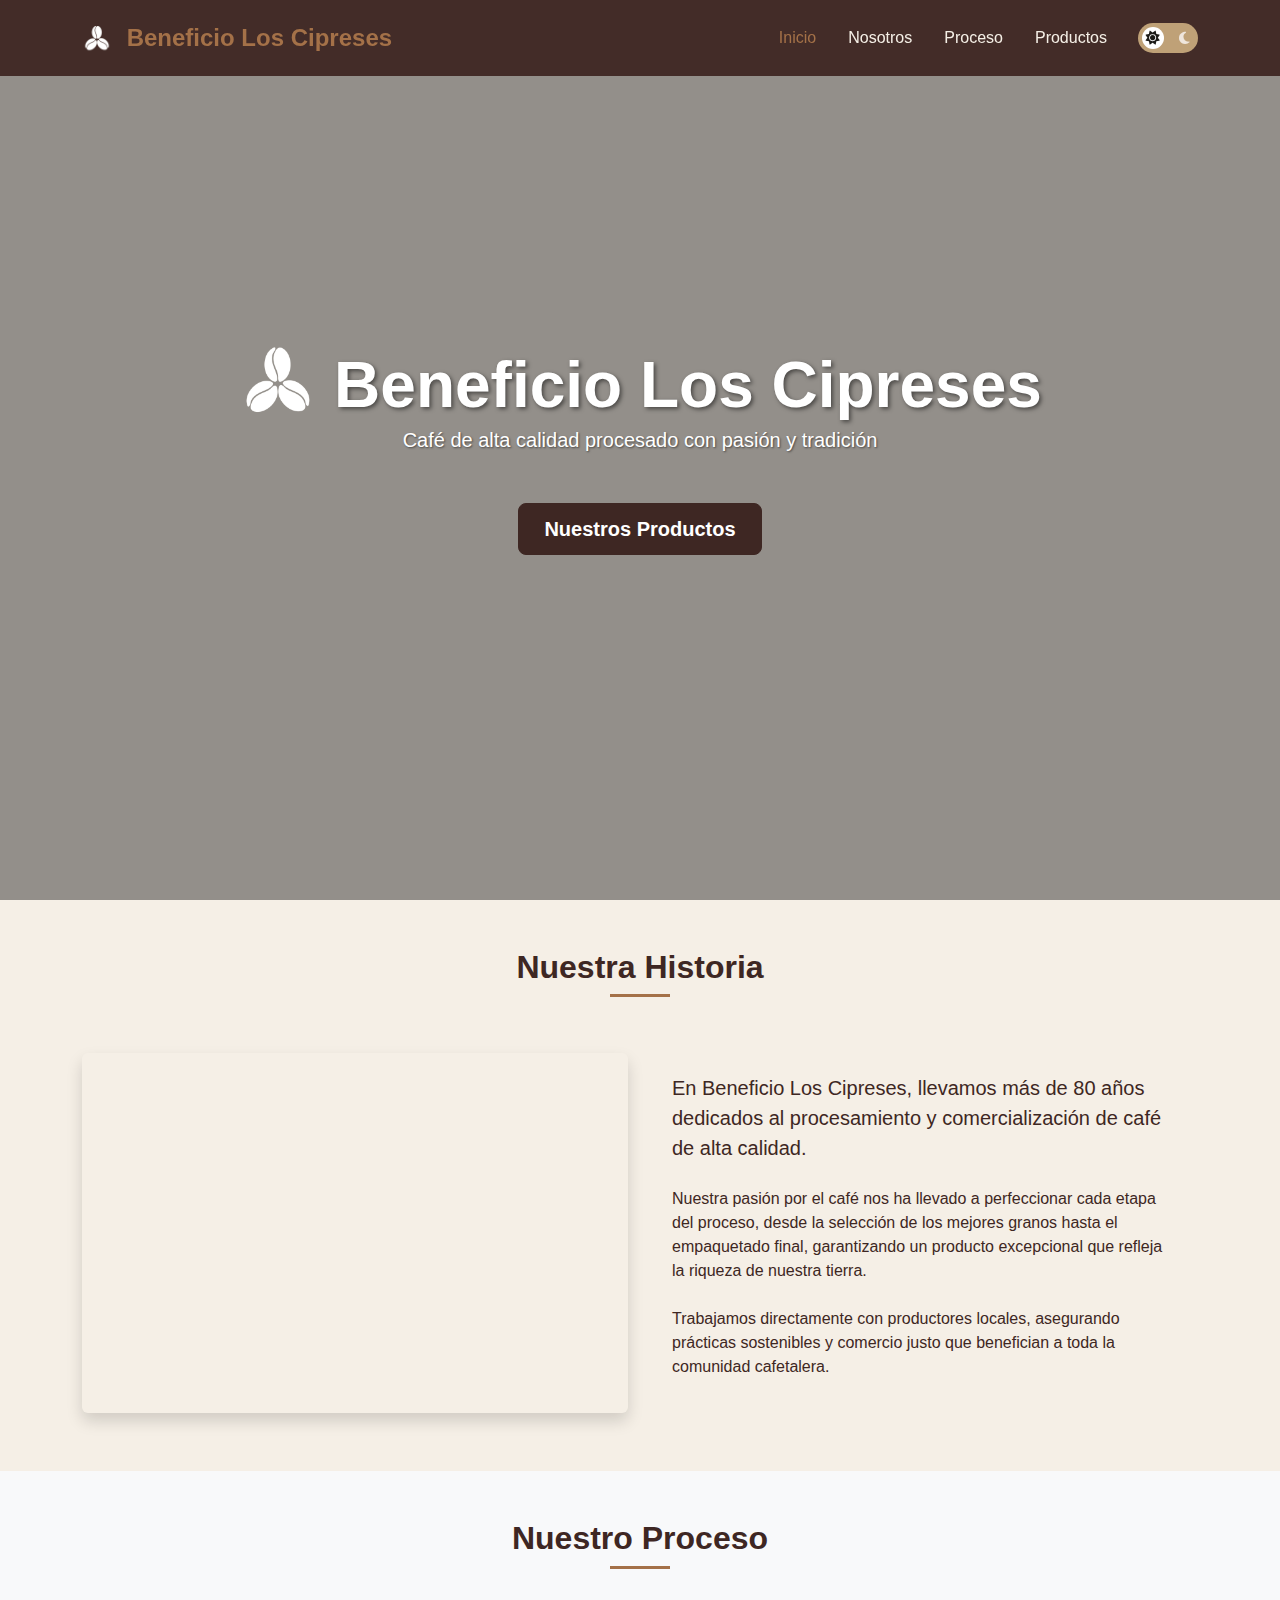
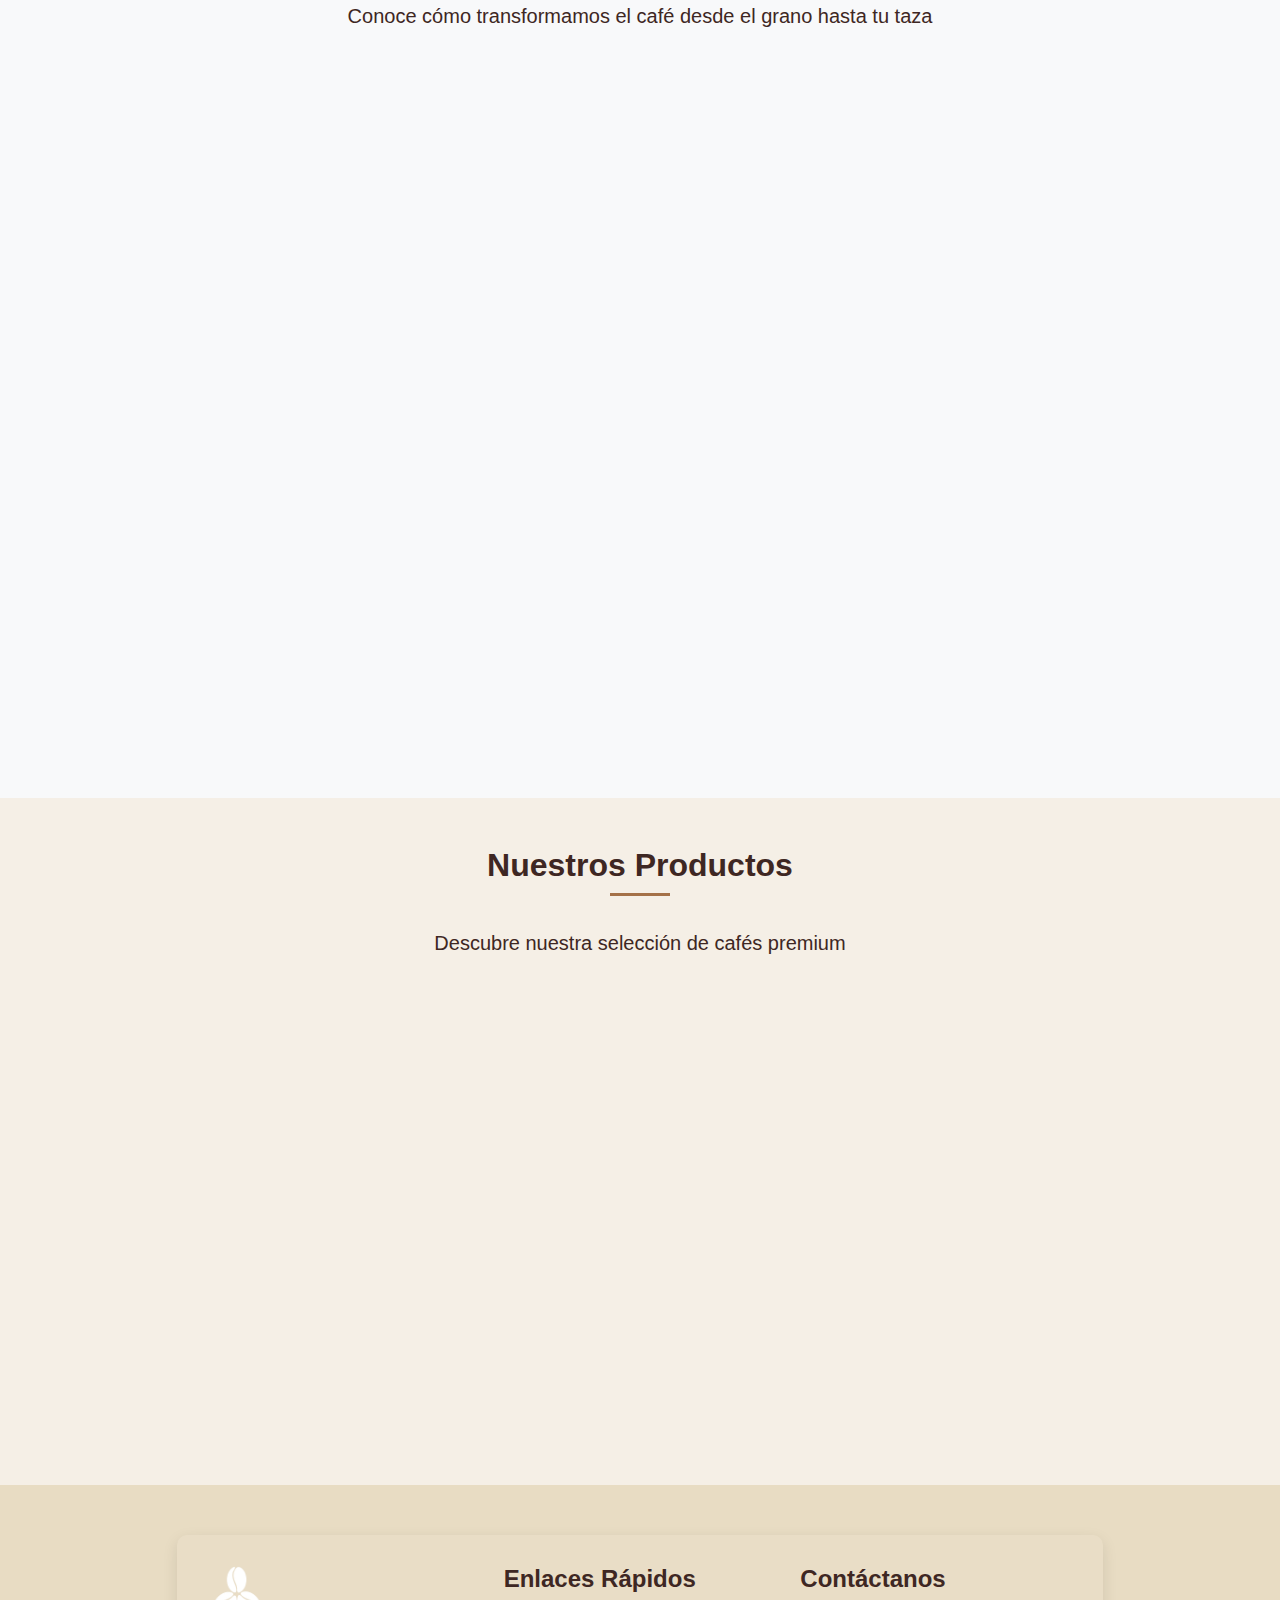
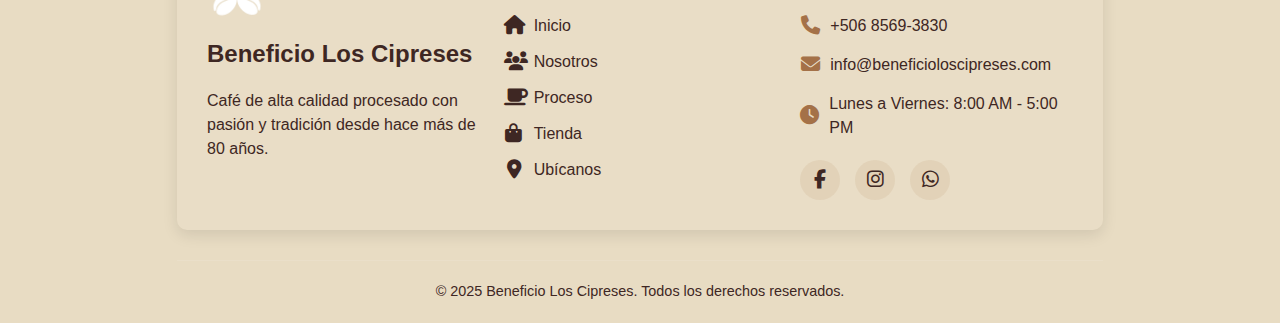
<file: index.html>
<!DOCTYPE html>
<html lang="es">

<head>
    <meta charset="UTF-8">
    <meta name="viewport" content="width=device-width, initial-scale=1.0">
    <title>Beneficio Los Cipreses - Café de Calidad</title>
    <!-- Favicon -->
    <link rel="icon" href="img/logo obscuro.png" type="image/jpeg">
    <!-- Bootstrap 5.3 CSS -->
    <link href="https://cdn.jsdelivr.net/npm/bootstrap@5.3.0/dist/css/bootstrap.min.css" rel="stylesheet">
    <!-- Font Awesome para iconos -->
    <link rel="stylesheet" href="https://cdnjs.cloudflare.com/ajax/libs/font-awesome/6.4.0/css/all.min.css">
    <!-- CSS personalizado -->
    <link rel="stylesheet" href="css/styles.css">
    <!-- CSS para temas claro/oscuro -->
    <link rel="stylesheet" href="css/theme.css">
</head>

<body>
    <!-- Navbar -->
    <nav class="navbar navbar-expand-lg navbar-dark fixed-top">
        <div class="container">
            <a class="navbar-brand" href="#">
                <img src="img/logo claro.png" alt="Logo Beneficio Los Cipreses" class="me-2" style="height: 30px; width: auto;">
                Beneficio Los Cipreses
            </a>
            <button class="navbar-toggler" type="button" data-bs-toggle="collapse" data-bs-target="#navbarNav"
                aria-controls="navbarNav" aria-expanded="false" aria-label="Toggle navigation">
                <span class="navbar-toggler-icon"></span>
            </button>
            <div class="collapse navbar-collapse" id="navbarNav">
                <ul class="navbar-nav ms-auto">
                    <li class="nav-item">
                        <a class="nav-link active" href="index.html">Inicio</a>
                    </li>
                    <li class="nav-item">
                        <a class="nav-link" href="nosotros.html">Nosotros</a>
                    </li>
                    <li class="nav-item">
                        <a class="nav-link" href="proceso.html">Proceso</a>
                    </li>
                    <li class="nav-item">
                        <a class="nav-link" href="productos.html">Productos</a>
                    </li>
                </ul>
                <!-- Botón de cambio de tema (claro/oscuro) -->
                <div class="theme-toggle-container d-flex align-items-center">
                    <label class="theme-toggle" for="theme-switch">
                        <input type="checkbox" id="theme-switch">
                        <span class="theme-slider">
                            <i class="fas fa-sun theme-icon sun-icon"></i>
                            <i class="fas fa-moon theme-icon moon-icon"></i>
                        </span>
                    </label>
                </div>
            </div>
        </div>
    </nav>

    <!-- Hero Section -->
    <header id="inicio" class="hero-section">
        <div class="overlay"></div>
        <div class="container h-100 position-relative" style="z-index: 2;">
            <div class="row h-100 align-items-center">
                <div class="col-12 text-center text-white">
                    <div class="d-flex justify-content-center align-items-center">
                        <img src="img/logo claro.png" alt="Logo Beneficio Los Cipreses" class="me-3" style="height: 80px; width: auto;">
                        <h1 class="display-3 fw-bold mb-0">Beneficio Los Cipreses</h1>
                    </div>
                    <p class="lead">Café de alta calidad procesado con pasión y tradición</p>
                    <a href="productos.html" class="btn btn-primary btn-lg mt-3 position-relative">Nuestros Productos</a>
                </div>
            </div>
        </div>
    </header>

    <!-- Nosotros Section -->
    <section id="nosotros" class="py-5">
        <div class="container">
            <div class="row">
                <div class="col-12 text-center mb-4">
                    <h2 class="section-title">Nuestra Historia</h2>
                    <div class="divider mx-auto"></div>
                </div>
                <div class="col-md-6">
                    <div class="about-img">
                        <iframe 
                            src="https://www.youtube.com/embed/fCf--0fIRuM?autoplay=1&mute=1&controls=0&loop=1&playlist=fCf--0fIRuM" 
                            title="Beneficio" 
                            class="img-fluid rounded shadow" 
                            style="width: 100%; height: 360px; border: none;" 
                            allow="accelerometer; autoplay; clipboard-write; encrypted-media; gyroscope; picture-in-picture; web-share" 
                            referrerpolicy="strict-origin-when-cross-origin" 
                            allowfullscreen>
                        </iframe>
                    </div>
                </div>
                <div class="col-md-6 d-flex align-items-center">
                    <div class="about-content">
                        <p class="lead">En Beneficio Los Cipreses, llevamos más de 80 años dedicados al procesamiento y
                            comercialización de café de alta calidad.</p>
                        <p>Nuestra pasión por el café nos ha llevado a perfeccionar cada etapa del proceso, desde la
                            selección de los mejores granos hasta el empaquetado final, garantizando un producto
                            excepcional que refleja la riqueza de nuestra tierra.</p>
                        <p>Trabajamos directamente con productores locales, asegurando prácticas sostenibles y comercio
                            justo que benefician a toda la comunidad cafetalera.</p>
                    </div>
                </div>
            </div>
        </div>
    </section>

    <!-- Proceso Section -->
    <section id="proceso" class="py-5 bg-light">
        <div class="container">
            <div class="row">
                <div class="col-12 text-center mb-5">
                    <h2 class="section-title">Nuestro Proceso</h2>
                    <div class="divider mx-auto"></div>
                    <p class="lead">Conoce cómo transformamos el café desde el grano hasta tu taza</p>
                </div>
            </div>
            <div class="row g-4">
                <div class="col-md-4">
                    <div class="process-card text-center">
                        <div class="icon-box">
                            <i class="fas fa-seedling"></i>
                        </div>
                        <h3>Selección</h3>
                        <p>Seleccionamos cuidadosamente los mejores granos de café de productores locales, asegurando la
                            máxima calidad desde el origen.</p>
                    </div>
                </div>
                <div class="col-md-4">
                    <div class="process-card text-center">
                        <div class="icon-box">
                            <i class="fas fa-water"></i>
                        </div>
                        <h3>Beneficio Húmedo</h3>
                        <p>Procesamos el café mediante técnicas tradicionales y modernas que preservan sus
                            características organolépticas únicas.</p>
                    </div>
                </div>
                <div class="col-md-4">
                    <div class="process-card text-center">
                        <div class="icon-box">
                            <i class="fas fa-sun"></i>
                        </div>
                        <h3>Secado</h3>
                        <p>Secamos el café de forma natural bajo el sol, controlando cuidadosamente la humedad para
                            lograr el punto perfecto.</p>
                    </div>
                </div>
                <div class="col-md-4">
                    <div class="process-card text-center">
                        <div class="icon-box">
                            <i class="fas fa-fire"></i>
                        </div>
                        <h3>Tostado</h3>
                        <p>Tostamos nuestro café en pequeños lotes para garantizar un control preciso y resaltar sus
                            mejores cualidades.</p>
                    </div>
                </div>
                <div class="col-md-4">
                    <div class="process-card text-center">
                        <div class="icon-box">
                            <i class="fas fa-box"></i>
                        </div>
                        <h3>Empaquetado</h3>
                        <p>Empacamos el café en bolsas especiales que preservan su frescura y aroma hasta llegar a tus
                            manos.</p>
                    </div>
                </div>
                <div class="col-md-4">
                    <div class="process-card text-center">
                        <div class="icon-box">
                            <i class="fas fa-truck"></i>
                        </div>
                        <h3>Distribución</h3>
                        <p>Distribuimos nuestro café a tiendas seleccionadas y directamente a consumidores que valoran
                            la calidad y el sabor auténtico.</p>
                    </div>
                </div>
            </div>
        </div>
    </section>

    <!-- Productos Section -->
    <section id="productos" class="py-5">
        <div class="container">
            <div class="row">
                <div class="col-12 text-center mb-5">
                    <h2 class="section-title">Nuestros Productos</h2>
                    <div class="divider mx-auto"></div>
                    <p class="lead">Descubre nuestra selección de cafés premium</p>
                </div>
            </div>
            <div class="row g-4">
                <div class="col-md-4">
                    <div class="product-card">
                        <div class="product-img">
                            <img src="/img/caturra3.jpg"
                                alt="Café Tradicional" class="img-fluid">
                            <div class="product-overlay">
                                <a href="productos.html" class="btn btn-sm btn-primary">Ver Detalles</a>
                            </div>
                        </div>
                        <div class="product-info">
                            <h3>Café San Cristobal</h3>
                            <p>Nuestro café clásico con un sabor equilibrado y notas de chocolate y nueces.</p>
                            <div class="price">$8.99 / 250g</div>
                        </div>
                    </div>
                </div>
                <div class="col-md-4">
                    <div class="product-card">
                        <div class="product-img">
                            <img src="img/blen2.jpg"
                                alt="Café Premium" class="img-fluid">
                            <div class="product-overlay">
                                <a href="productos.html" class="btn btn-sm btn-primary">Ver Detalles</a>
                            </div>
                        </div>
                        <div class="product-info">
                            <h3>Café Los Cipreses</h3>
                            <p>Una selección especial con notas frutales y un aroma intenso y duradero.</p>
                            <div class="price">$12.99 / 250g</div>
                        </div>
                    </div>
                </div>
                <div class="col-md-4">
                    <div class="product-card">
                        <div class="product-img">
                            <img src="img/el abuelo.jpg"
                                alt="Café Orgánico" class="img-fluid">
                            <div class="product-overlay">
                                <a href="productos.html" class="btn btn-sm btn-primary">Ver Detalles</a>
                            </div>
                        </div>
                        <div class="product-info">
                            <h3>Café El Abuelo</h3>
                            <p>Cultivado sin químicos, con un sabor puro y auténtico que respeta el medio ambiente.</p>
                            <div class="price">$14.99 / 250g</div>
                        </div>
                    </div>
                </div>
            </div>
        </div>
    </section>

    <!-- Footer -->
    <footer class="footer">
        <div class="container">
            <div class="row justify-content-center">
                <div class="col-lg-10">
                    <div class="footer-card">
                        <div class="row">
                            <!-- Logo y descripción -->
                            <div class="col-md-4 mb-4 mb-md-0 text-center text-md-start">
                                <img src="img/logo claro.png" alt="Logo Beneficio Los Cipreses" class="footer-logo">
                                <h5 class="footer-title">Beneficio Los Cipreses</h5>
                                <p>Café de alta calidad procesado con pasión y tradición desde hace más de 80 años.</p>
                            </div>
                            
                            <!-- Enlaces rápidos -->
                            <div class="col-md-4 mb-4 mb-md-0 text-center text-md-start">
                                <h5 class="footer-title">Enlaces Rápidos</h5>
                                <ul class="footer-links">
                                    <li><a href="index.html"><i class="fas fa-home"></i> Inicio</a></li>
                                    <li><a href="nosotros.html"><i class="fas fa-users"></i> Nosotros</a></li>
                                    <li><a href="proceso.html"><i class="fas fa-coffee"></i> Proceso</a></li>
                                    <li><a href="productos.html"><i class="fas fa-shopping-bag"></i> Tienda</a></li>
                                    <li><a href="https://maps.app.goo.gl/JLRzXBirgPnwGJLs5" target="_blank"><i class="fas fa-map-marker-alt"></i> Ubícanos</a></li>
                                </ul>
                            </div>
                            
                            <!-- Información de contacto -->
                            <div class="col-md-4 text-center text-md-start">
                                <h5 class="footer-title">Contáctanos</h5>
                                <ul class="footer-links footer-contact">
                                    <li><i class="fas fa-phone"></i> +506 8569-3830</li>
                                    <li><i class="fas fa-envelope"></i> info@beneficioloscipreses.com</li>
                                    <li><i class="fas fa-clock"></i> Lunes a Viernes: 8:00 AM - 5:00 PM</li>
                                </ul>
                                <div class="footer-social">
                                    <a href="https://www.facebook.com/ecologico.loscipreces/" target="_blank" aria-label="Facebook"><i class="fab fa-facebook-f"></i></a>
                                    <a href="https://www.instagram.com/cafe_loscipreses?igsh=bjlnNDUzaGhmNHds" target="_blank" aria-label="Instagram"><i class="fab fa-instagram"></i></a>
                                    <a href="https://wa.me/+50685693830?" target="_blank" aria-label="WhatsApp"><i class="fab fa-whatsapp"></i></a>
                                </div>
                            </div>
                        </div>
                    </div>
                    
                    <!-- Copyright -->
                    <div class="footer-bottom">
                        <p class="mb-0">© 2025 Beneficio Los Cipreses. Todos los derechos reservados.</p>
                    </div>
                </div>
            </div>
        </div>
    </footer>

    <!-- Bootstrap JS -->
    <script src="https://cdn.jsdelivr.net/npm/bootstrap@5.3.0/dist/js/bootstrap.bundle.min.js"></script>
    <!-- Custom JS -->
    <script src="js/main.js"></script>
</body>

</html>
</file>
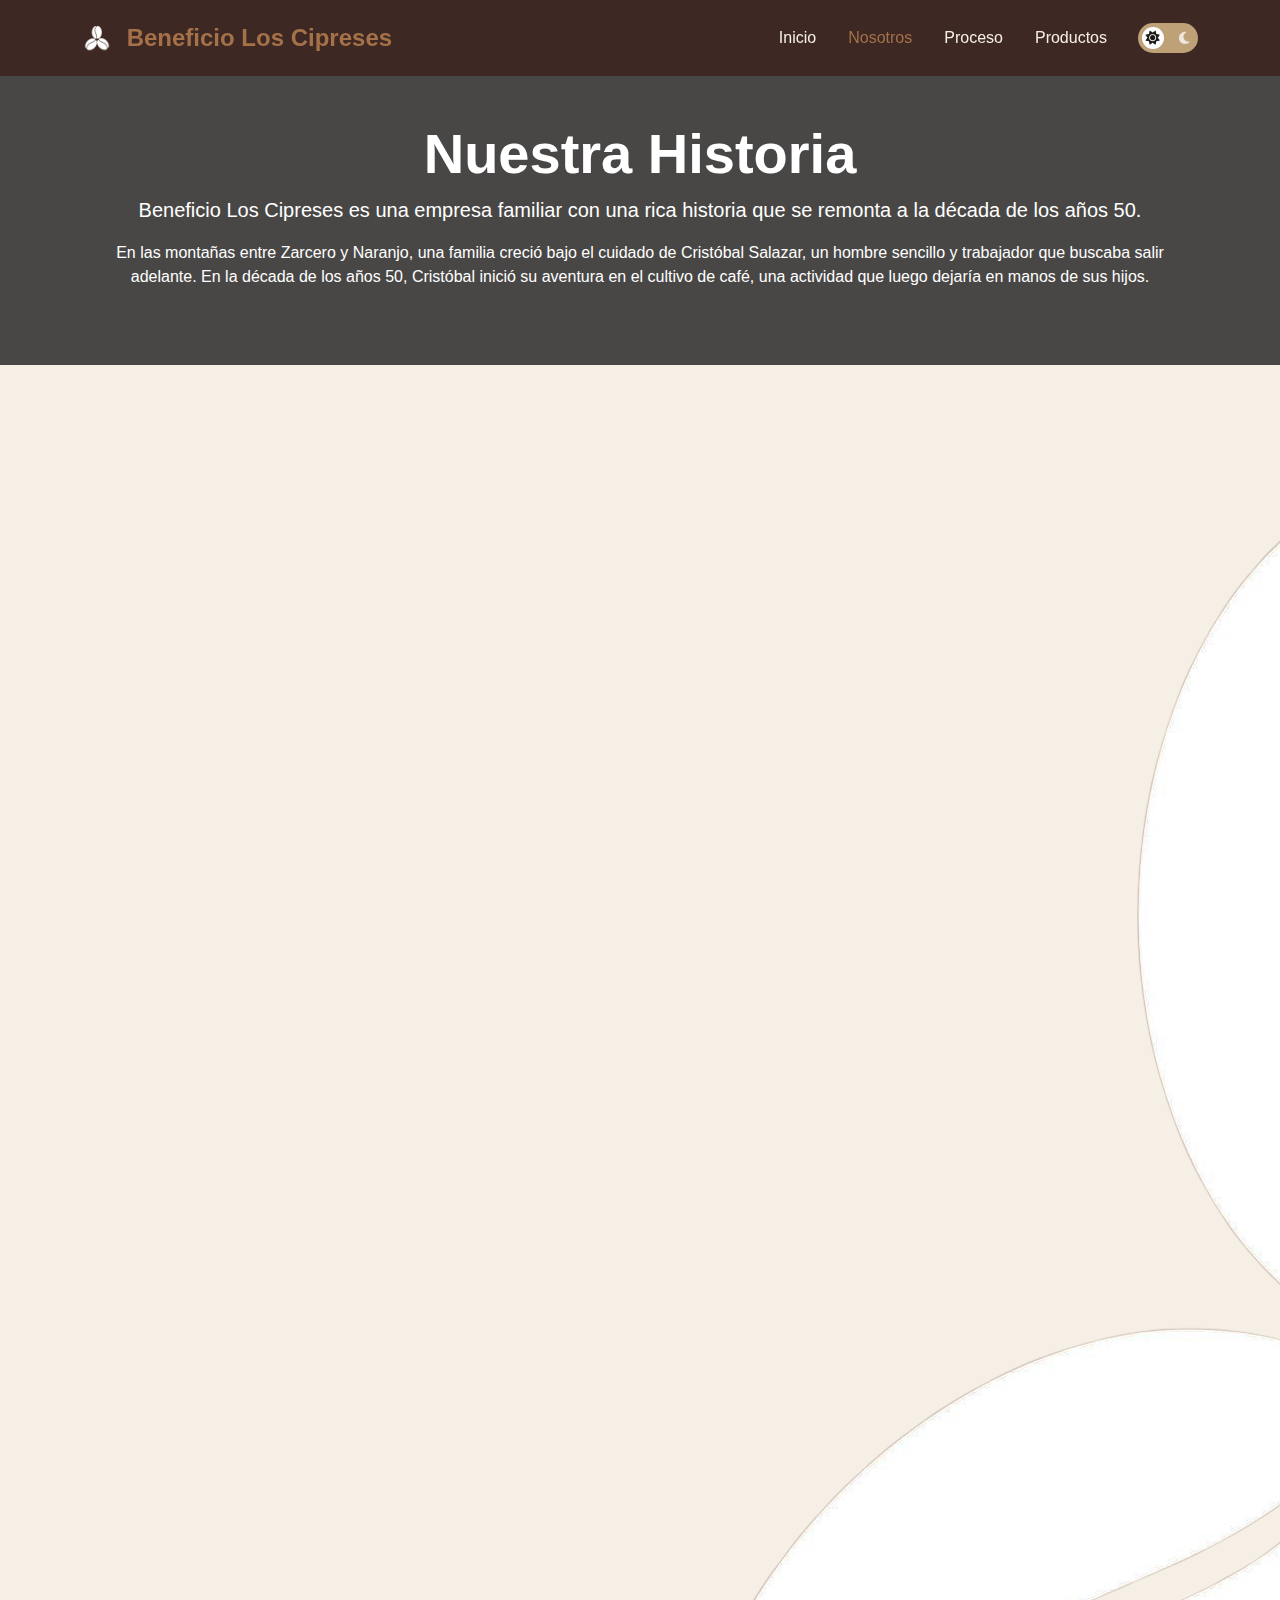
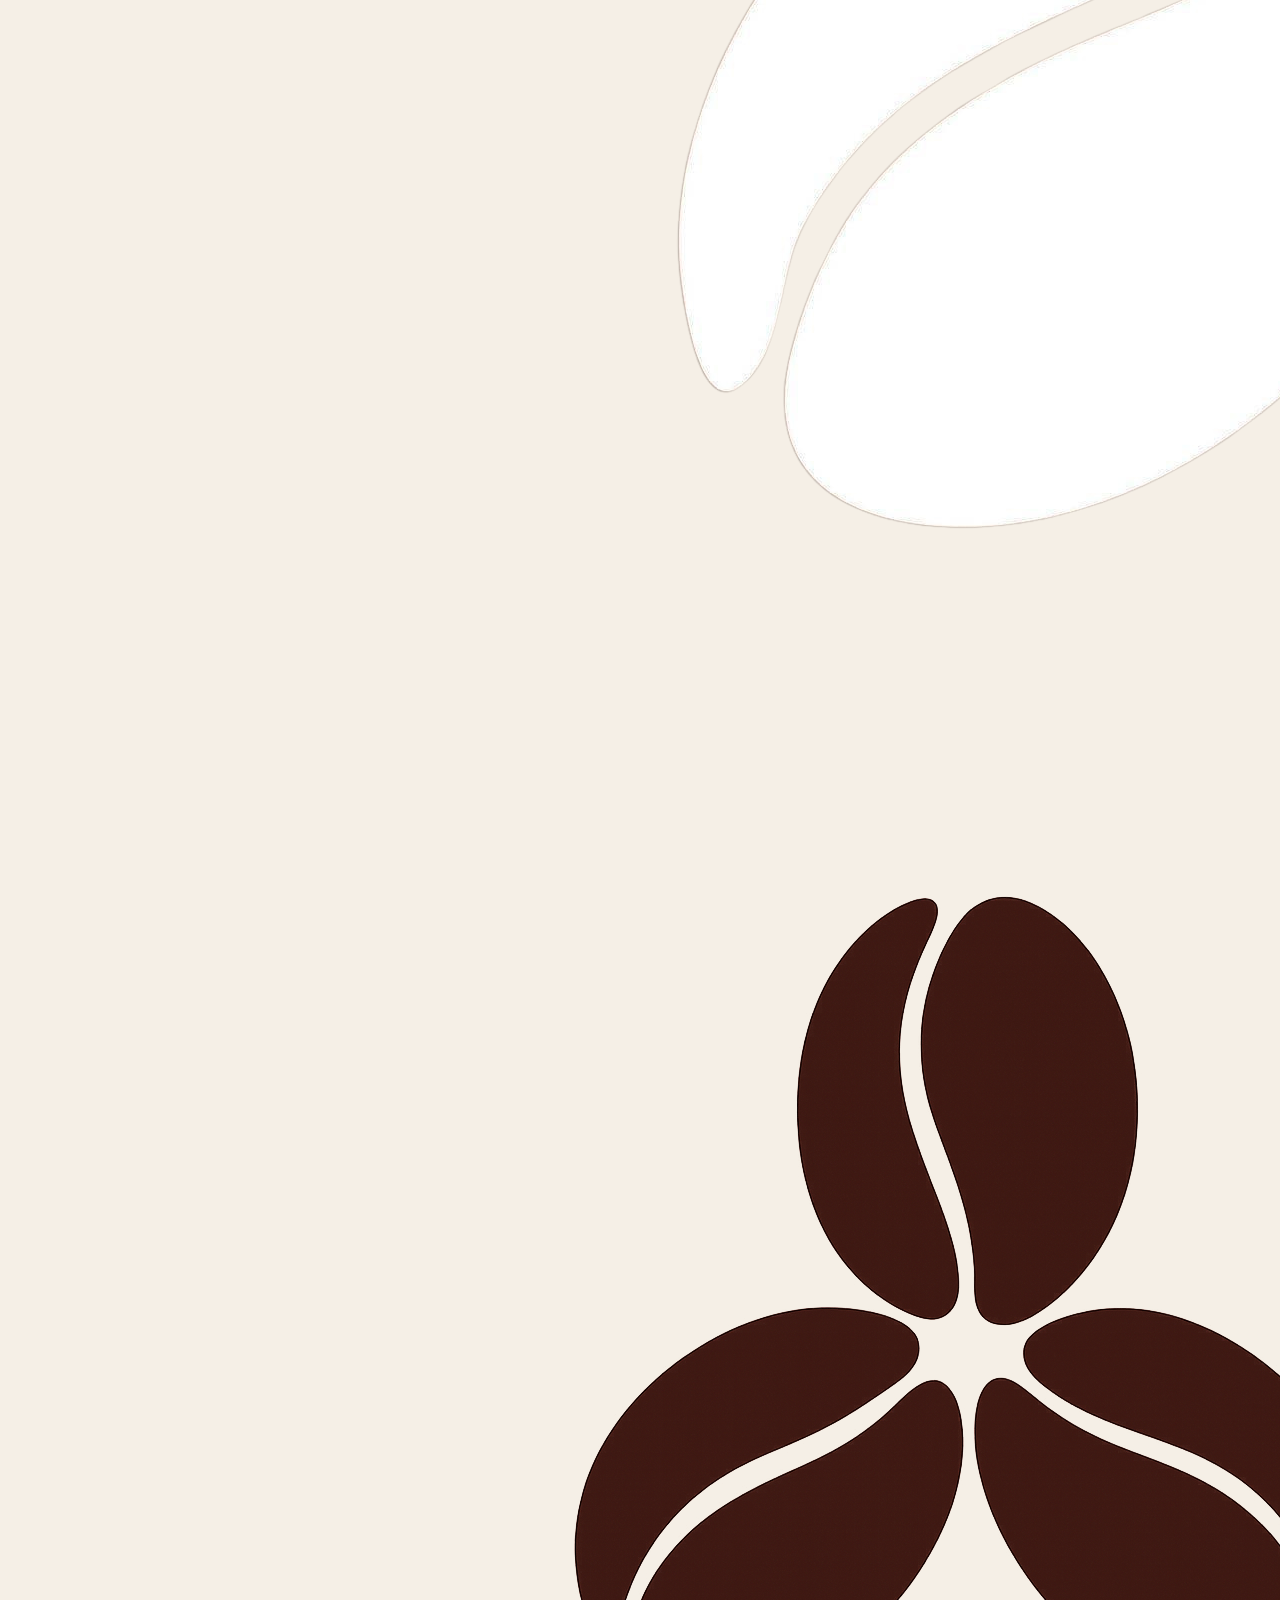
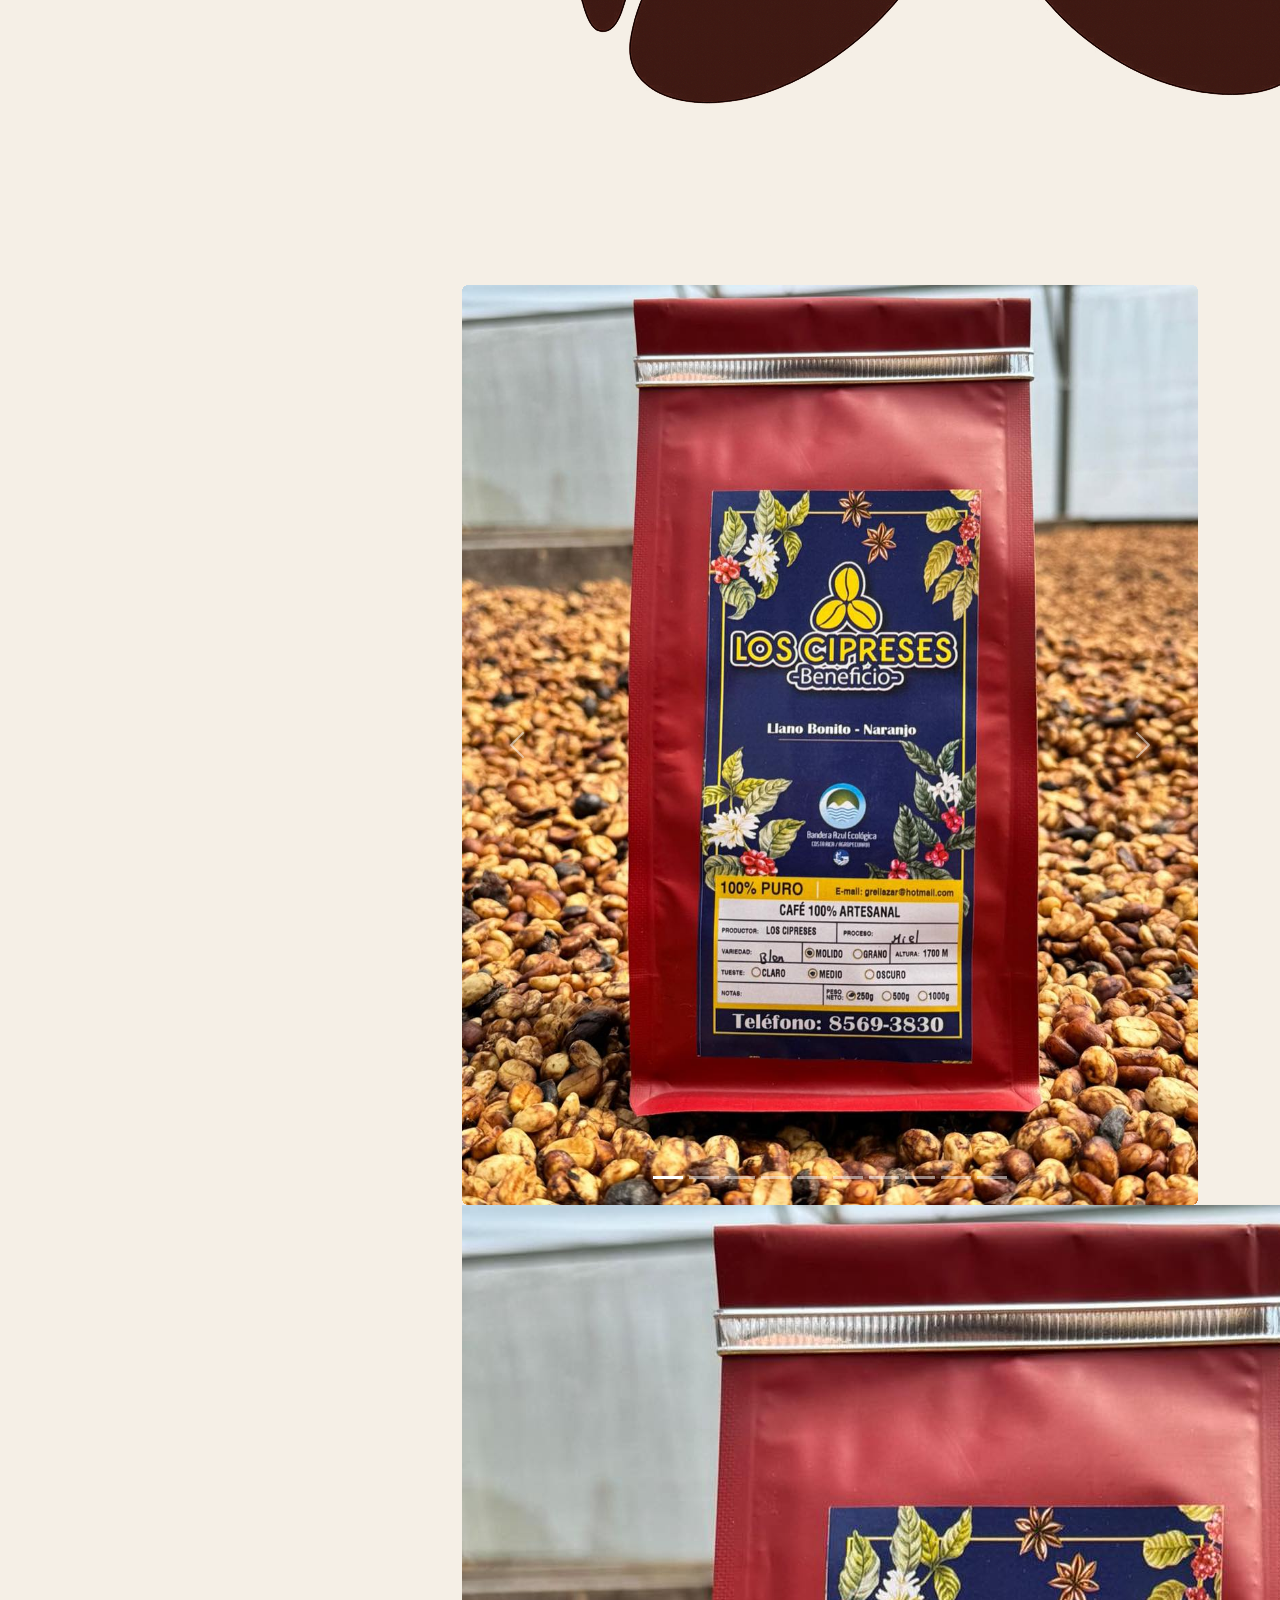
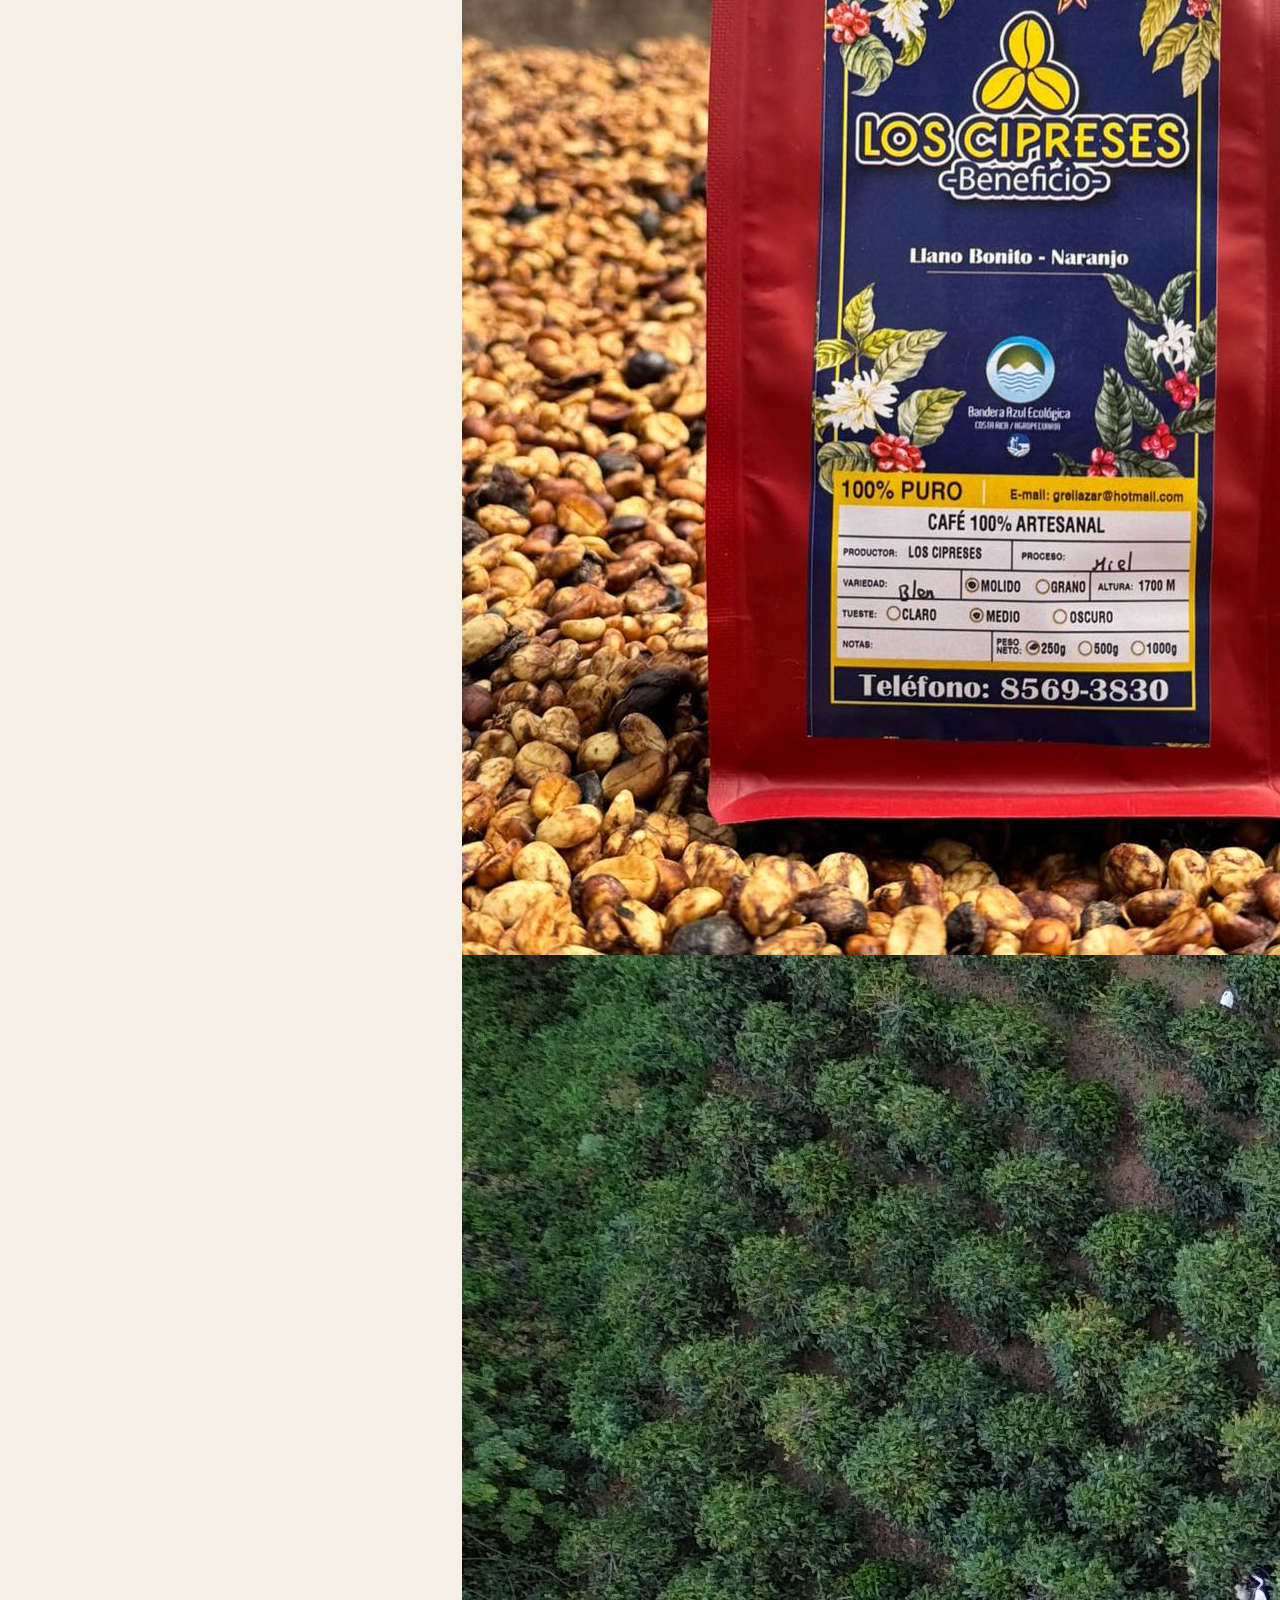
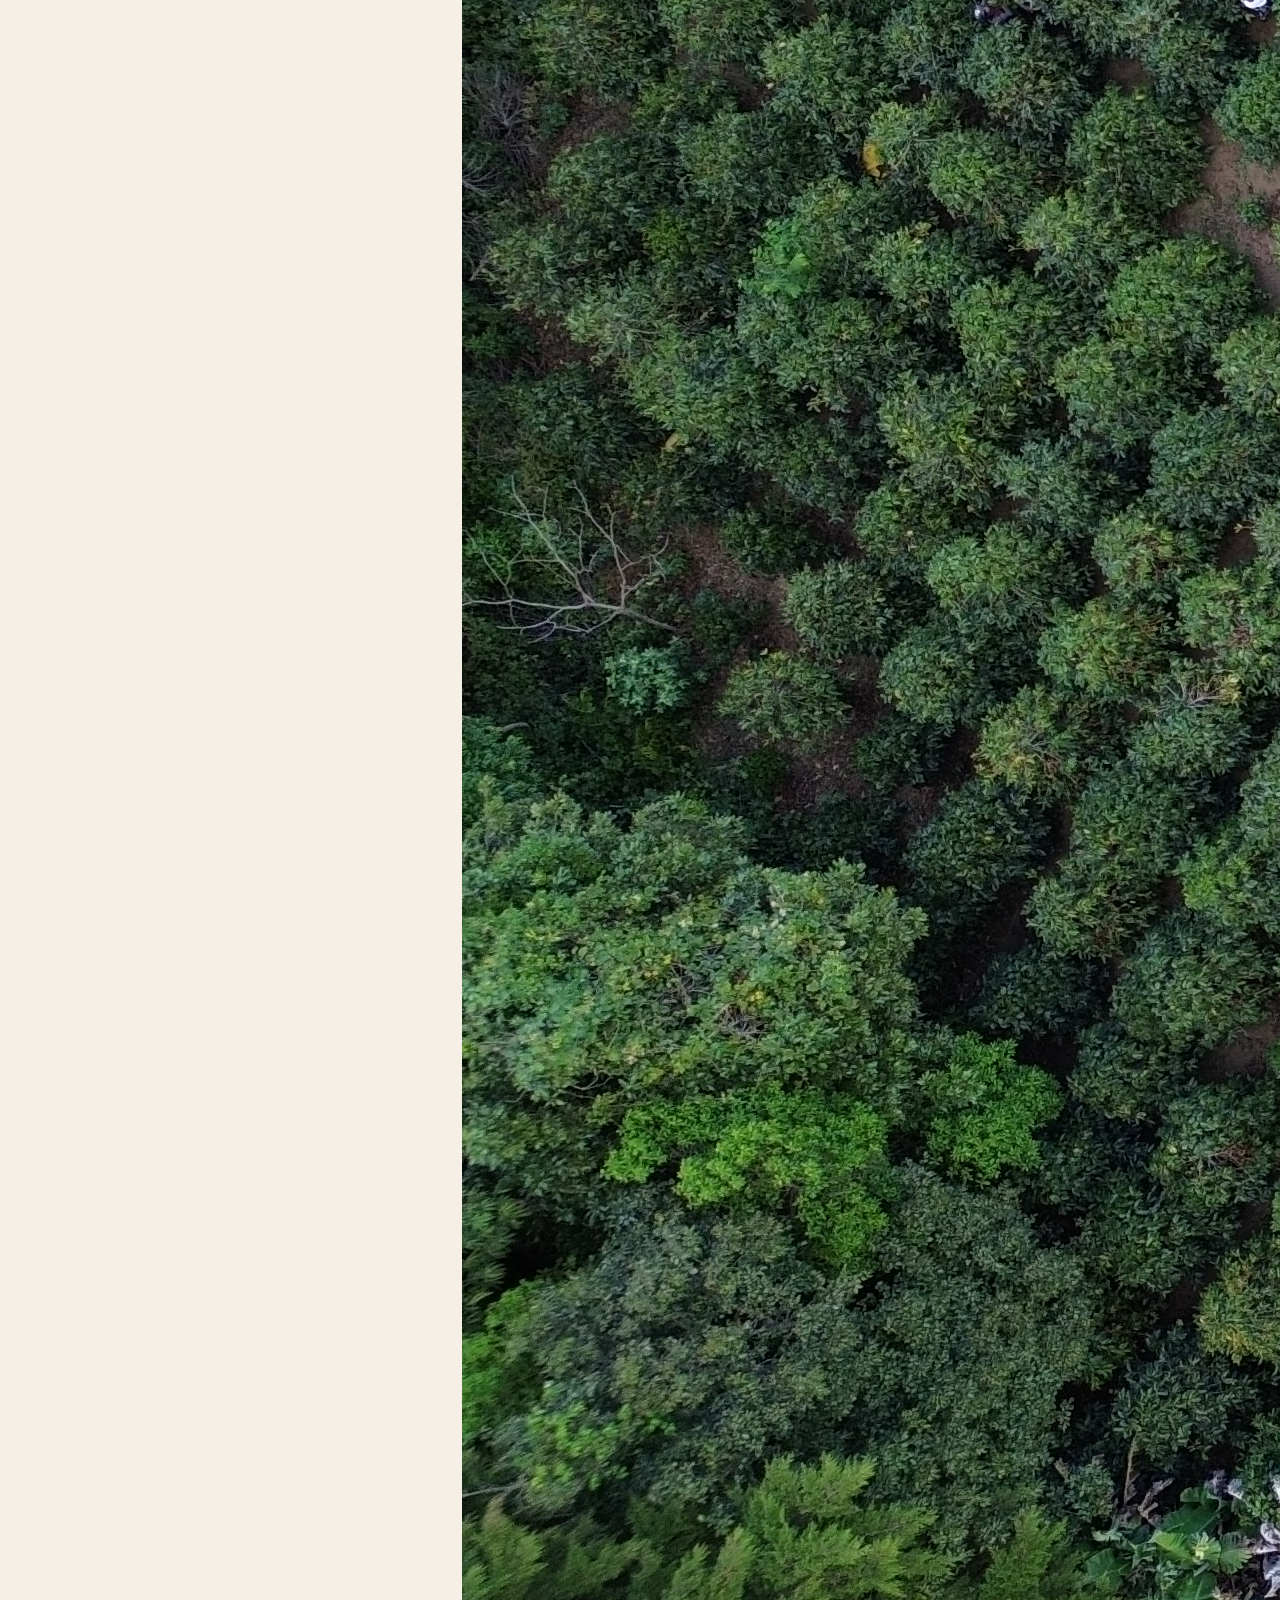
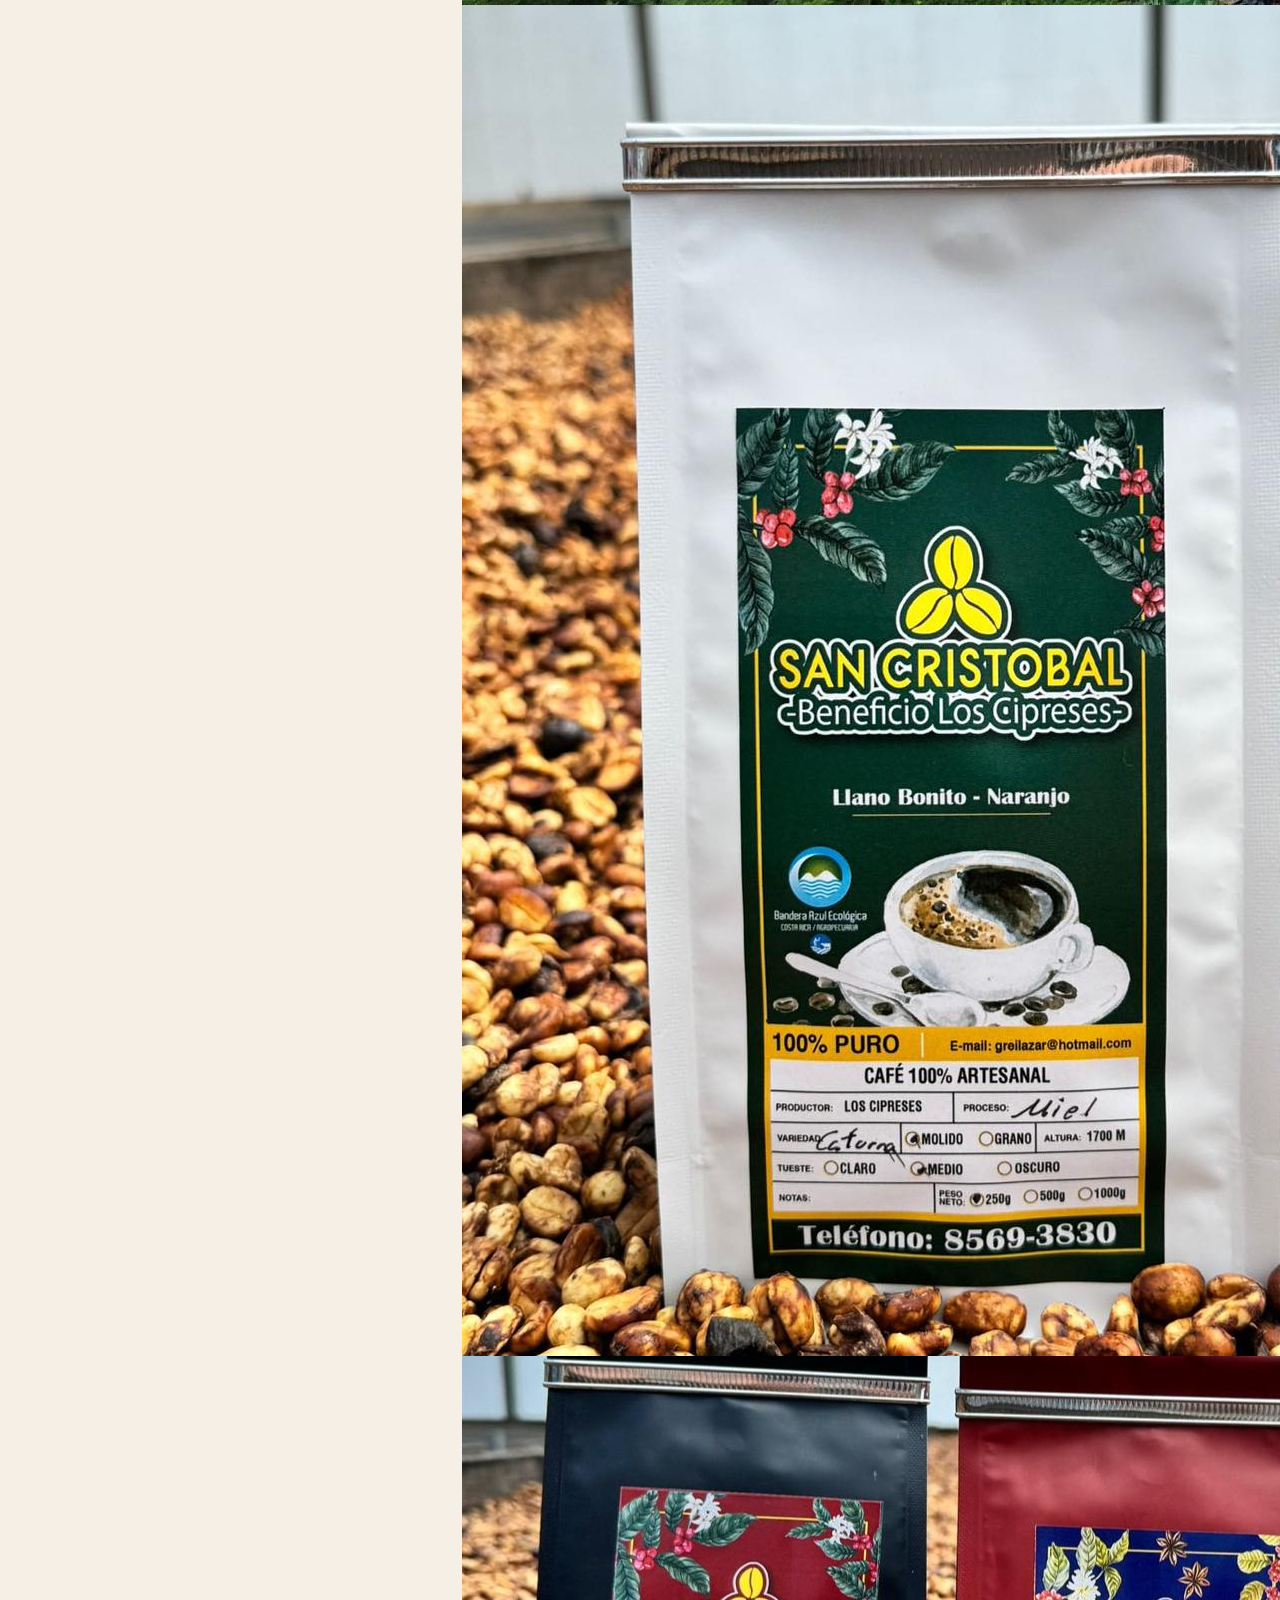
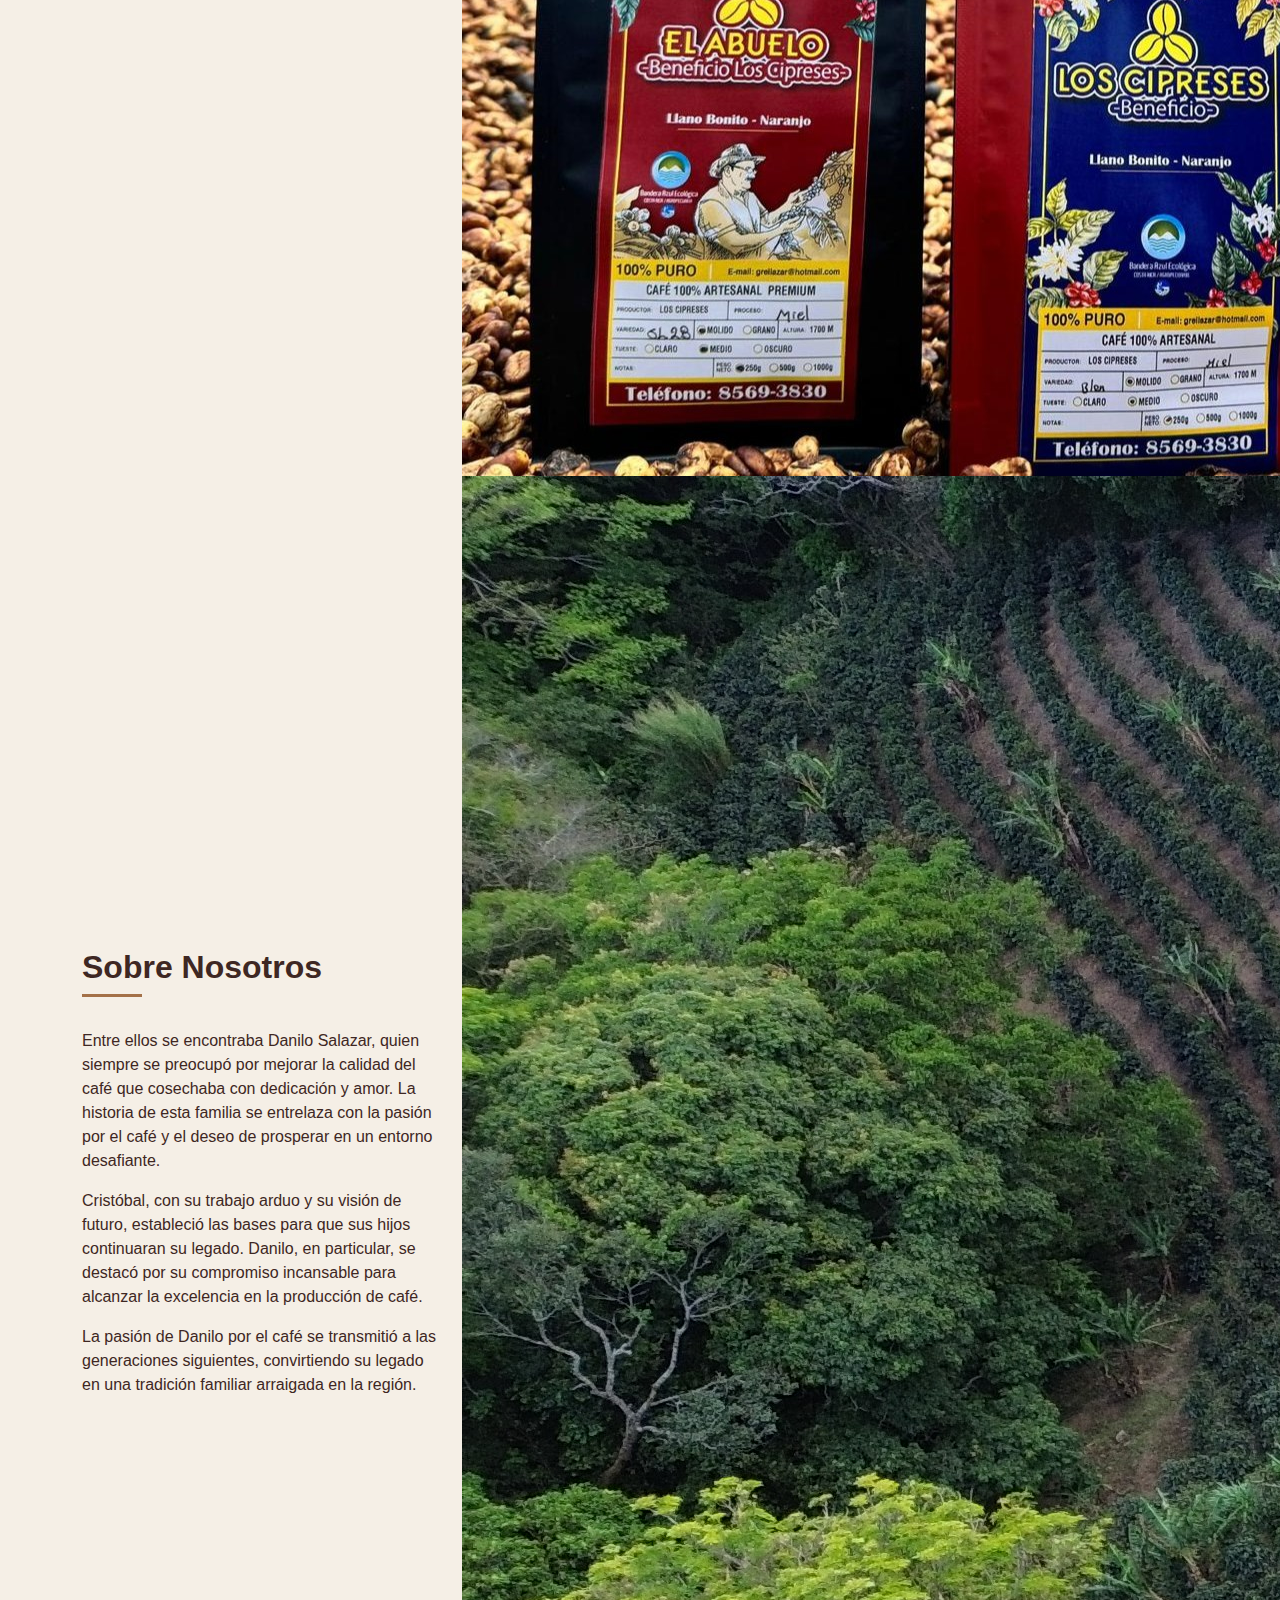
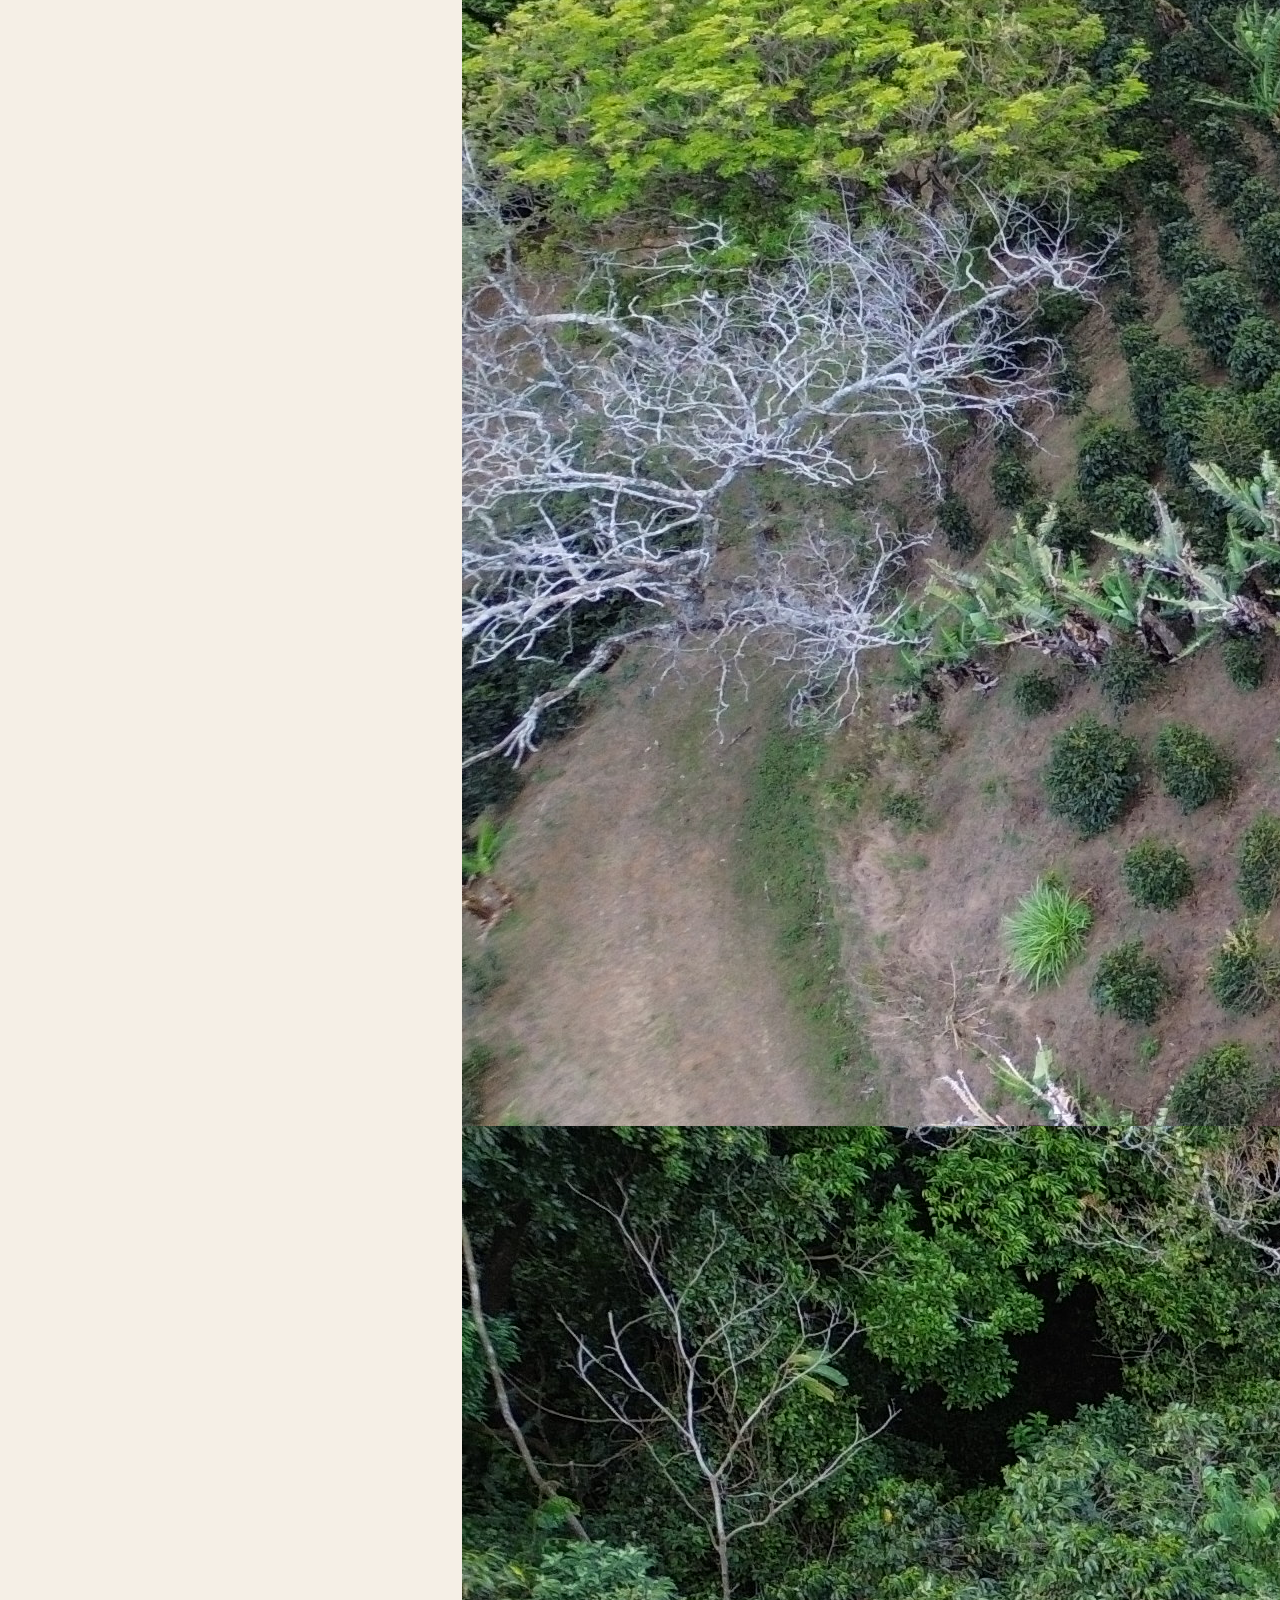
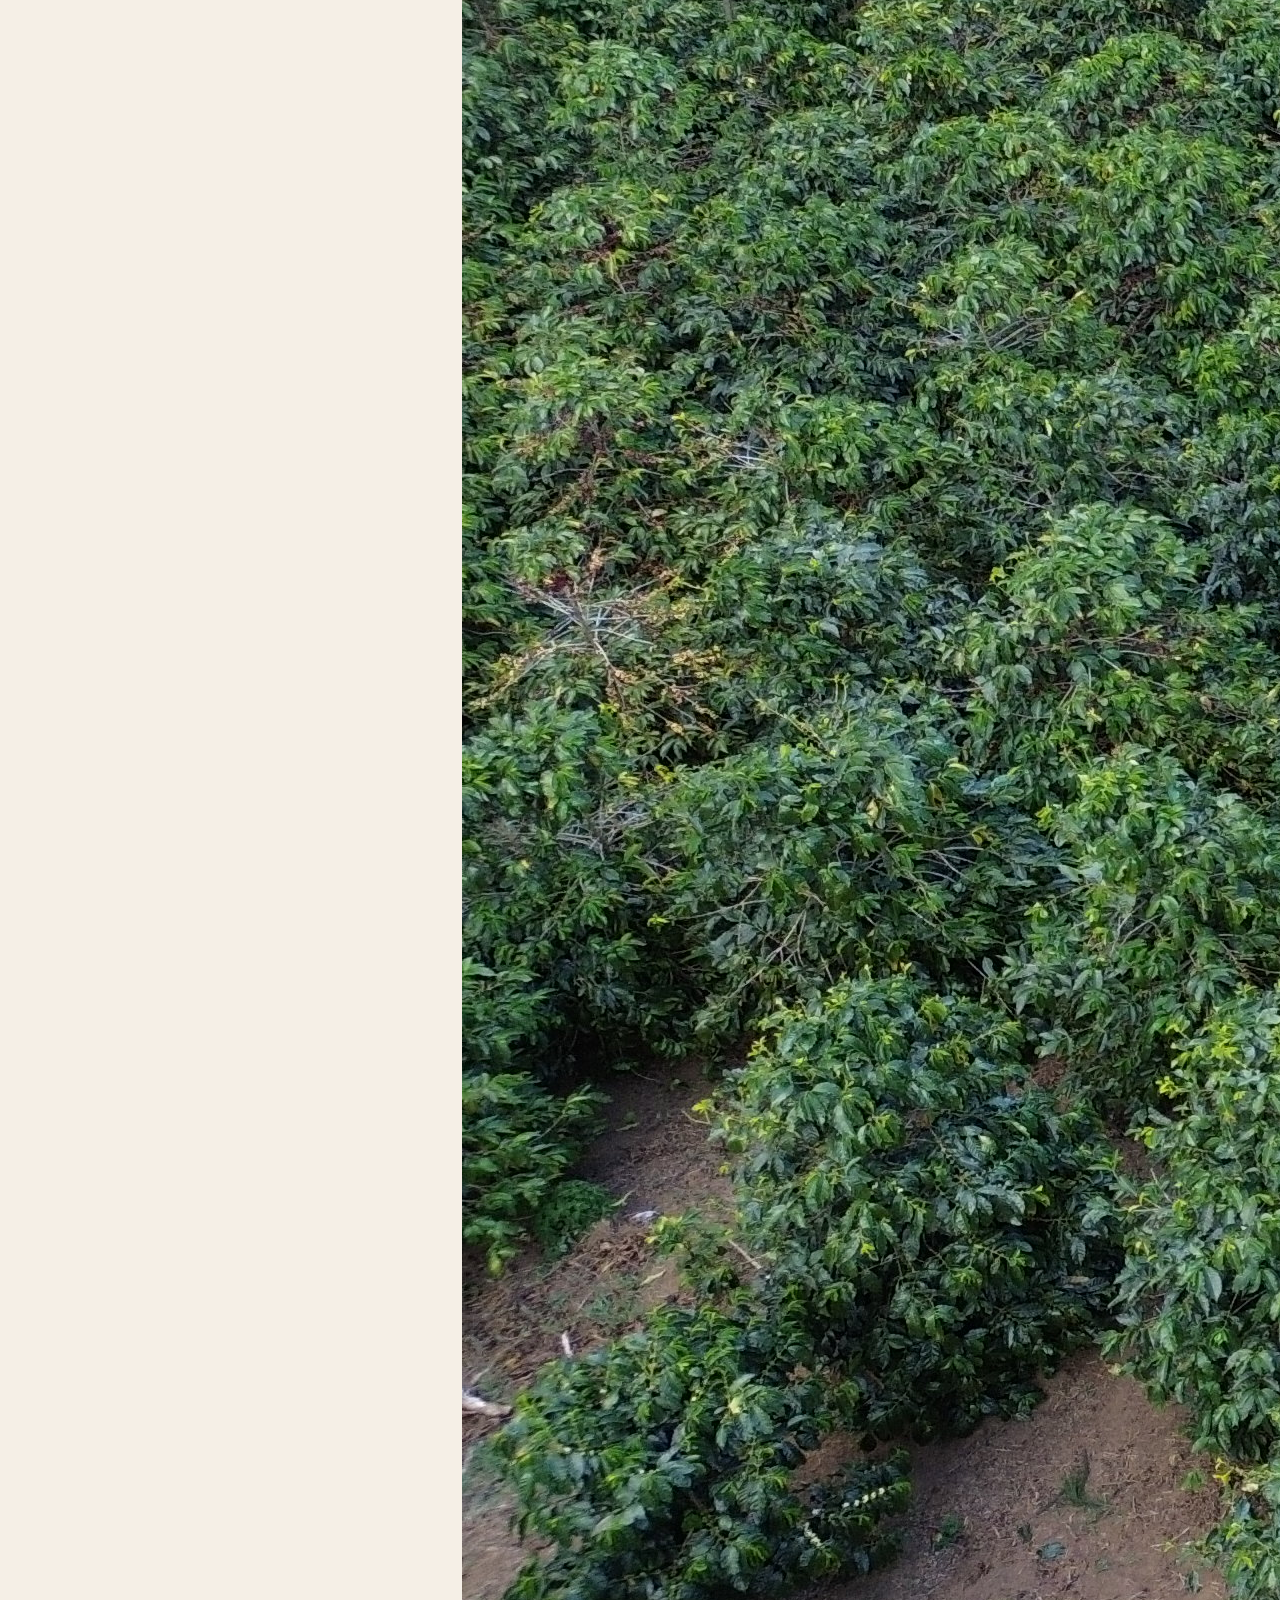
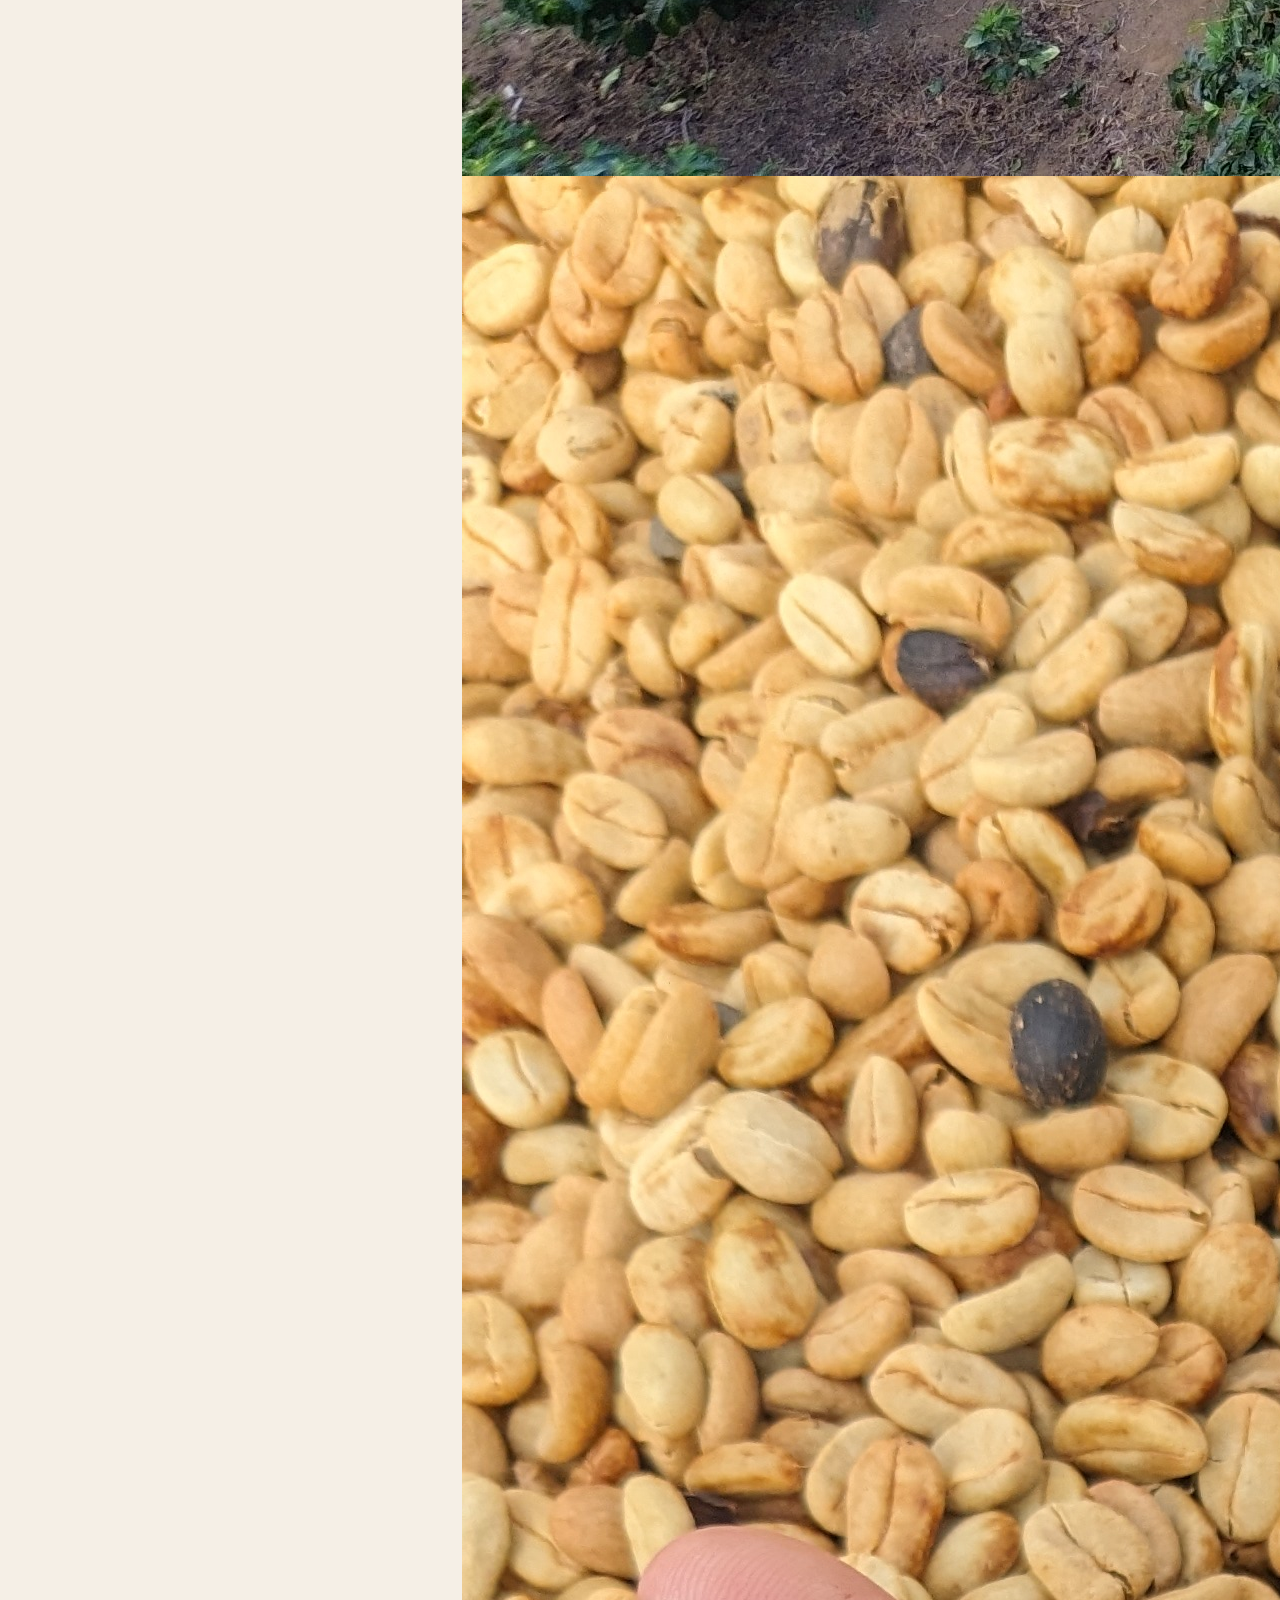
<file: nosotros.html>
<!DOCTYPE html>
<html lang="es">

<head>
    <meta charset="UTF-8">
    <meta name="viewport" content="width=device-width, initial-scale=1.0">
    <title>Sobre Nosotros - Beneficio Los Cipreses</title>
    <!-- Favicon -->
    <link rel="icon" href="img/logo obscuro.png" type="image/jpeg">
    <!-- Bootstrap 5.3 CSS -->
    <link href="https://cdn.jsdelivr.net/npm/bootstrap@5.3.0/dist/css/bootstrap.min.css" rel="stylesheet">
    <!-- Font Awesome para iconos -->
    <link rel="stylesheet" href="https://cdnjs.cloudflare.com/ajax/libs/font-awesome/6.4.0/css/all.min.css">
    <!-- CSS personalizado -->
    <link rel="stylesheet" href="css/styles.css">
    <link rel="stylesheet" href="css/nosotros.css">
    <!-- CSS para temas claro/oscuro -->
    <link rel="stylesheet" href="css/theme.css">
</head>

<body>
    <!-- Navbar -->
    <nav class="navbar navbar-expand-lg navbar-dark fixed-top">
        <div class="container">
            <a class="navbar-brand" href="index.html">
                <img src="img/logo claro.png" alt="Logo Beneficio Los Cipreses" class="me-2" style="height: 30px; width: auto;">
                Beneficio Los Cipreses
            </a>
            <button class="navbar-toggler" type="button" data-bs-toggle="collapse" data-bs-target="#navbarNav"
                aria-controls="navbarNav" aria-expanded="false" aria-label="Toggle navigation">
                <span class="navbar-toggler-icon"></span>
            </button>
            <div class="collapse navbar-collapse" id="navbarNav">
                <ul class="navbar-nav ms-auto">
                    <li class="nav-item">
                        <a class="nav-link " href="index.html">Inicio</a>
                    </li>
                    <li class="nav-item">
                        <a class="nav-link active" href="nosotros.html">Nosotros</a>
                    </li>
                    <li class="nav-item">
                        <a class="nav-link" href="proceso.html">Proceso</a>
                    </li>
                    <li class="nav-item">
                        <a class="nav-link" href="productos.html">Productos</a>
                    </li>
                </ul>
                <!-- Botón de cambio de tema (claro/oscuro) -->
                <div class="theme-toggle-container d-flex align-items-center">
                    <label class="theme-toggle" for="theme-switch">
                        <input type="checkbox" id="theme-switch">
                        <span class="theme-slider">
                            <i class="fas fa-sun theme-icon sun-icon"></i>
                            <i class="fas fa-moon theme-icon moon-icon"></i>
                        </span>
                    </label>
                </div>
            </div>
        </div>
    </nav>

    <!-- Header -->
    <header class="about-header text-center">
        <div class="container">
            <h1 class="display-4 fw-bold">Nuestra Historia</h1>
            <p class="lead">Beneficio Los Cipreses es una empresa familiar con una rica historia que se remonta a la década de los años 50.</p>
            <p>En las montañas entre Zarcero y Naranjo, una familia creció bajo el cuidado de Cristóbal Salazar, un hombre sencillo y trabajador que buscaba salir adelante. En la década de los años 50, Cristóbal inició su aventura en el cultivo de café, una actividad que luego dejaría en manos de sus hijos.</p>
        </div>
    </header>

    <!-- Introducción y Carrusel en un mismo contenedor -->
    <section class="py-5 sobre-nosotros-carrusel-section">
        <div class="container">
            <div class="row align-items-center">
                <!-- Columna de texto "Sobre Nosotros" en una tarjeta pequeña -->
                <div class="col-lg-4 mb-4 mb-lg-0">
                    <div class="sobre-nosotros-card">
                        <h2 class="section-title">Sobre Nosotros</h2>
                        <div class="divider"></div>
                        <p>Entre ellos se encontraba Danilo Salazar, quien siempre se preocupó por mejorar la calidad del café que cosechaba con dedicación y amor. La historia de esta familia se entrelaza con la pasión por el café y el deseo de prosperar en un entorno desafiante.</p>
                        <p>Cristóbal, con su trabajo arduo y su visión de futuro, estableció las bases para que sus hijos continuaran su legado. Danilo, en particular, se destacó por su compromiso incansable para alcanzar la excelencia en la producción de café.</p>
                        <p>La pasión de Danilo por el café se transmitió a las generaciones siguientes, convirtiendo su legado en una tradición familiar arraigada en la región.</p>
                    </div>
                </div>
                
                <!-- Columna del carrusel moderno -->
                <div class="col-lg-8">
                    <div class="carousel-container">
                        <!-- Logos en esquina inferior izquierda (uno para cada tema) -->
                        <img src="img/logo claro.png" class="carousel-logo logo-light-theme" alt="Logo Los Cipreses (Tema Claro)">
                        <img src="img/logo obscuro.png" class="carousel-logo logo-dark-theme" alt="Logo Los Cipreses (Tema Oscuro)">
                        
                        <!-- Carrusel principal -->
                        <div id="carouselNosotros" class="carousel slide" data-bs-ride="carousel">
                            <div class="carousel-indicators">
                                <button type="button" data-bs-target="#carouselNosotros" data-bs-slide-to="0" class="active" aria-current="true" aria-label="Slide 1"></button>
                                <button type="button" data-bs-target="#carouselNosotros" data-bs-slide-to="1" aria-label="Slide 2"></button>
                                <button type="button" data-bs-target="#carouselNosotros" data-bs-slide-to="2" aria-label="Slide 3"></button>
                                <button type="button" data-bs-target="#carouselNosotros" data-bs-slide-to="3" aria-label="Slide 4"></button>
                                <button type="button" data-bs-target="#carouselNosotros" data-bs-slide-to="4" aria-label="Slide 5"></button>
                                <button type="button" data-bs-target="#carouselNosotros" data-bs-slide-to="5" aria-label="Slide 6"></button>
                                <button type="button" data-bs-target="#carouselNosotros" data-bs-slide-to="6" aria-label="Slide 7"></button>
                                <button type="button" data-bs-target="#carouselNosotros" data-bs-slide-to="7" aria-label="Slide 8"></button>
                                <button type="button" data-bs-target="#carouselNosotros" data-bs-slide-to="8" aria-label="Slide 9"></button>
                                <button type="button" data-bs-target="#carouselNosotros" data-bs-slide-to="9" aria-label="Slide 10"></button>
                            </div>
                            <div class="carousel-inner rounded">
                                <div class="carousel-item active">
                                    <img src="img/Cafe los cipreses.jpg" class="d-block w-100" alt="Beneficio Los Cipreses">
                                    <div class="carousel-caption"></div>
                                </div>
                                <div class="carousel-item">
                                    <img src="img/DJI_0148.JPG" class="d-block w-100" alt="Vista aérea del beneficio">
                                    <div class="carousel-caption"></div>
                                </div>
                                <div class="carousel-item">
                                    <img src="img/caturra.jpg" class="d-block w-100" alt="Café Caturra">
                                    <div class="carousel-caption"></div>
                                </div>
                                <div class="carousel-item">
                                    <img src="img/3cafe.jpg" class="d-block w-100" alt="Proceso de café">
                                    <div class="carousel-caption"></div>
                                </div>
                                <div class="carousel-item">
                                    <img src="img/DJI_0149.JPG" class="d-block w-100" alt="Vista aérea del beneficio 2">
                                    <div class="carousel-caption"></div>
                                </div>
                                <div class="carousel-item">
                                    <img src="img/DJI_0154.JPG" class="d-block w-100" alt="Miniatura 6">
                                    <div class="carousel-caption"></div>
                                </div>
                                <div class="carousel-item">
                                    <img src="img/PXL_20240225_212517183.jpg" class="d-block w-100" alt="Miniatura 7">
                                    <div class="carousel-caption"></div>
                                </div>
                                <div class="carousel-item">
                                    <img src="img/cafe1.jpg" class="d-block w-100" alt="El Abuelo 2">
                                    <div class="carousel-caption"></div>
                                </div>
                                <div class="carousel-item">
                                    <img src="img/cafe2.jpg" class="d-block w-100" alt="El Abuelo 2">
                                    <div class="carousel-caption"></div>
                                </div>
                                <div class="carousel-item">
                                    <img src="img/cafe3.jpg" class="d-block w-100" alt="El Abuelo 2">
                                    <div class="carousel-caption"></div>
                                </div>
                            </div>
                            <button class="carousel-control-prev" type="button" data-bs-target="#carouselNosotros" data-bs-slide="prev">
                                <span class="carousel-control-prev-icon" aria-hidden="true"></span>
                                <span class="visually-hidden">Anterior</span>
                            </button>
                            <button class="carousel-control-next" type="button" data-bs-target="#carouselNosotros" data-bs-slide="next">
                                <span class="carousel-control-next-icon" aria-hidden="true"></span>
                                <span class="visually-hidden">Siguiente</span>
                            </button>
                        </div>
                        
                        <!-- Barra de miniaturas para navegación -->
                        <div class="carousel-thumbnails">
                            <div class="thumbnail-item active" data-bs-target="#carouselNosotros" data-bs-slide-to="0">
                                <img src="img/Cafe los cipreses.jpg" alt="Miniatura 1">
                            </div>
                            <div class="thumbnail-item" data-bs-target="#carouselNosotros" data-bs-slide-to="1">
                                <img src="img/DJI_0148.JPG" alt="Miniatura 2">
                            </div>
                            <div class="thumbnail-item" data-bs-target="#carouselNosotros" data-bs-slide-to="2">
                                <img src="img/caturra.jpg" alt="Miniatura 3">
                            </div>
                            <div class="thumbnail-item" data-bs-target="#carouselNosotros" data-bs-slide-to="3">
                                <img src="img/3cafe.jpg" alt="Miniatura 4">
                            </div>
                            <div class="thumbnail-item" data-bs-target="#carouselNosotros" data-bs-slide-to="4">
                                <img src="img/DJI_0149.JPG" alt="Miniatura 5">
                            </div>
                            <div class="thumbnail-item" data-bs-target="#carouselNosotros" data-bs-slide-to="5">
                                <img src="img/DJI_0154.JPG" alt="Miniatura 6">
                            </div>
                            <div class="thumbnail-item" data-bs-target="#carouselNosotros" data-bs-slide-to="6">
                                <img src="img/PXL_20240225_212517183.jpg" alt="Miniatura 7">
                            </div>
                            <div class="thumbnail-item" data-bs-target="#carouselNosotros" data-bs-slide-to="7">
                                <img src="img/cafe1.jpg" alt="Miniatura 8">
                            </div>
                            <div class="thumbnail-item" data-bs-target="#carouselNosotros" data-bs-slide-to="8">
                                <img src="img/cafe2.jpg" alt="Miniatura 8">
                            </div>
                            <div class="thumbnail-item" data-bs-target="#carouselNosotros" data-bs-slide-to="9">
                                <img src="img/cafe3.jpg" alt="Miniatura 8">
                            </div>
                        </div>
                    </div>
                </div>
            </div>
        </div>
    </section>

    <!-- Nuestros Valores -->
    <section class="values-section">
        <div class="container">
            <div class="row">
                <div class="col-12 text-center mb-5">
                    <h2 class="section-title mt-5">Nuestros Valores</h2>
                    <div class="divider mx-auto"></div>
                    <p class="lead">Principios que guían nuestro trabajo diario</p>
                </div>
            </div>
            <div class="row g-4">
                <div class="col-md-4">
                    <div class="value-card text-center">
                        <div class="value-icon">
                            <i class="fas fa-star"></i>
                        </div>
                        <h3>Excelencia</h3>
                        <p>Buscamos la perfección en cada etapa del proceso, desde la selección de los granos hasta el
                            producto final, garantizando un café de calidad excepcional.</p>
                    </div>
                </div>
                <div class="col-md-4">
                    <div class="value-card text-center">
                        <div class="value-icon">
                            <i class="fas fa-leaf"></i>
                        </div>
                        <h3>Sostenibilidad</h3>
                        <p>Implementamos prácticas responsables con el medio ambiente, promoviendo la conservación de
                            recursos naturales y el desarrollo sostenible de las comunidades cafetaleras.</p>
                    </div>
                </div>
                <div class="col-md-4">
                    <div class="value-card text-center">
                        <div class="value-icon">
                            <i class="fas fa-handshake"></i>
                        </div>
                        <h3>Integridad</h3>
                        <p>Actuamos con honestidad y transparencia en todas nuestras relaciones comerciales, fomentando
                            el comercio justo y el trato ético a todos los involucrados en nuestra cadena de valor.</p>
                    </div>
                </div>
                <div class="col-md-4">
                    <div class="value-card text-center">
                        <div class="value-icon">
                            <i class="fas fa-users"></i>
                        </div>
                        <h3>Comunidad</h3>
                        <p>Apoyamos el desarrollo de las comunidades cafetaleras, generando oportunidades de empleo y
                            mejorando la calidad de vida de las familias productoras.</p>
                    </div>
                </div>
                <div class="col-md-4">
                    <div class="value-card text-center">
                        <div class="value-icon">
                            <i class="fas fa-lightbulb"></i>
                        </div>
                        <h3>Innovación</h3>
                        <p>Combinamos métodos tradicionales con tecnología moderna para mejorar constantemente nuestros
                            procesos y productos, adaptándonos a las necesidades del mercado.</p>
                    </div>
                </div>
                <div class="col-md-4">
                    <div class="value-card text-center">
                        <div class="value-icon">
                            <i class="fas fa-heart"></i>
                        </div>
                        <h3>Pasión</h3>
                        <p>Amamos lo que hacemos y ponemos nuestro corazón en cada grano de café que procesamos,
                            transmitiendo ese amor y dedicación en cada taza.</p>
                    </div>
                </div>
            </div>
        </div>
    </section>

    <!-- Certificaciones -->
    <section class="py-5">
        <div class="container">
            <div class="row">
                <div class="col-12 text-center mb-5">
                    <h2 class="section-title">Nuestras Certificaciones</h2>
                    <div class="divider mx-auto"></div>
                    <p class="lead">Comprometidos con la calidad y la sostenibilidad</p>
                </div>
            </div>
            <div class="row align-items-center justify-content-center">
                <div class="col-md-3 mb-4 mb-md-0 text-center">
                    <img src="img/bandera azul.png"
                        alt="Certificaciones" class="img-fluid rounded shadow">
                </div>
                <div class="col-md-6">
                    <div class="accordion" id="accordionCertifications">
                        <div class="accordion-item">
                            <h2 class="accordion-header" id="headingOne">
                                <button class="accordion-button" type="button" data-bs-toggle="collapse"
                                    data-bs-target="#collapseOne" aria-expanded="true" aria-controls="collapseOne">
                                    Certificación Orgánica
                                </button>
                            </h2>
                            <div id="collapseOne" class="accordion-collapse collapse show" aria-labelledby="headingOne"
                                data-bs-parent="#accordionCertifications">
                                <div class="accordion-body">
                                    Nuestro café está certificado como orgánico, lo que garantiza que se cultiva sin el
                                    uso de pesticidas, herbicidas o fertilizantes químicos, respetando el medio ambiente
                                    y ofreciendo un producto más puro y saludable.
                                </div>
                            </div>
                        </div>
                        <div class="accordion-item">
                            <h2 class="accordion-header" id="headingTwo">
                                <button class="accordion-button collapsed" type="button" data-bs-toggle="collapse"
                                    data-bs-target="#collapseTwo" aria-expanded="false" aria-controls="collapseTwo">
                                    Comercio Justo
                                </button>
                            </h2>
                            <div id="collapseTwo" class="accordion-collapse collapse" aria-labelledby="headingTwo"
                                data-bs-parent="#accordionCertifications">
                                <div class="accordion-body">
                                    La certificación de Comercio Justo asegura que pagamos precios justos a los
                                    productores, promovemos condiciones laborales dignas y apoyamos el desarrollo
                                    sostenible de las comunidades cafetaleras.
                                </div>
                            </div>
                        </div>
                        <div class="accordion-item">
                            <h2 class="accordion-header" id="headingThree">
                                <button class="accordion-button collapsed" type="button" data-bs-toggle="collapse"
                                    data-bs-target="#collapseThree" aria-expanded="false" aria-controls="collapseThree">
                                    Rainforest Alliance
                                </button>
                            </h2>
                            <div id="collapseThree" class="accordion-collapse collapse" aria-labelledby="headingThree"
                                data-bs-parent="#accordionCertifications">
                                <div class="accordion-body">
                                    Esta certificación verifica que nuestro café se produce siguiendo métodos que
                                    protegen la biodiversidad, conservan los recursos naturales y mejoran los medios de
                                    vida de los agricultores.
                                </div>
                            </div>
                        </div>
                        <div class="accordion-item">
                            <h2 class="accordion-header" id="headingFour">
                                <button class="accordion-button collapsed" type="button" data-bs-toggle="collapse"
                                    data-bs-target="#collapseFour" aria-expanded="false" aria-controls="collapseFour">
                                    ISO 9001
                                </button>
                            </h2>
                            <div id="collapseFour" class="accordion-collapse collapse" aria-labelledby="headingFour"
                                data-bs-parent="#accordionCertifications">
                                <div class="accordion-body">
                                    Contamos con la certificación ISO 9001 que avala nuestro sistema de gestión de
                                    calidad, garantizando procesos estandarizados y un compromiso con la mejora continua
                                    en todas nuestras operaciones.
                                </div>
                            </div>
                        </div>
                    </div>
                </div>
            </div>
        </div>
    </section>

    <!-- Footer -->
    <footer class="footer">
        <div class="container">
            <div class="row justify-content-center">
                <div class="col-lg-10">
                    <div class="footer-card">
                        <div class="row">
                            <!-- Logo y descripción -->
                            <div class="col-md-4 mb-4 mb-md-0 text-center text-md-start">
                                <img src="img/logo claro.png" alt="Logo Beneficio Los Cipreses" class="footer-logo">
                                <h5 class="footer-title">Beneficio Los Cipreses</h5>
                                <p>Café de alta calidad procesado con pasión y tradición desde hace más de 80 años.</p>
                            </div>
                            
                            <!-- Enlaces rápidos -->
                            <div class="col-md-4 mb-4 mb-md-0 text-center text-md-start">
                                <h5 class="footer-title">Enlaces Rápidos</h5>
                                <ul class="footer-links">
                                    <li><a href="index.html"><i class="fas fa-home"></i> Inicio</a></li>
                                    <li><a href="nosotros.html"><i class="fas fa-users"></i> Nosotros</a></li>
                                    <li><a href="proceso.html"><i class="fas fa-coffee"></i> Proceso</a></li>
                                    <li><a href="productos.html"><i class="fas fa-shopping-bag"></i> Tienda</a></li>
                                    <li><a href="https://maps.app.goo.gl/JLRzXBirgPnwGJLs5" target="_blank"><i class="fas fa-map-marker-alt"></i> Ubícanos</a></li>
                                </ul>
                            </div>
                            
                            <!-- Información de contacto -->
                            <div class="col-md-4 text-center text-md-start">
                                <h5 class="footer-title">Contáctanos</h5>
                                <ul class="footer-links footer-contact">
                                    <li><i class="fas fa-phone"></i> +506 8569-3830</li>
                                    <li><i class="fas fa-envelope"></i> info@beneficioloscipreses.com</li>
                                    <li><i class="fas fa-clock"></i> Lunes a Viernes: 8:00 AM - 5:00 PM</li>
                                </ul>
                                <div class="footer-social">
                                    <a href="https://www.facebook.com/ecologico.loscipreces/" target="_blank" aria-label="Facebook"><i class="fab fa-facebook-f"></i></a>
                                    <a href="https://www.instagram.com/cafe_loscipreses?igsh=bjlnNDUzaGhmNHds" target="_blank" aria-label="Instagram"><i class="fab fa-instagram"></i></a>
                                    <a href="https://wa.me/+50685693830?" target="_blank" aria-label="WhatsApp"><i class="fab fa-whatsapp"></i></a>
                                </div>
                            </div>
                        </div>
                    </div>
                    
                    <!-- Copyright -->
                    <div class="footer-bottom">
                        <p class="mb-0">© 2025 Beneficio Los Cipreses. Todos los derechos reservados.</p>
                    </div>
                </div>
            </div>
        </div>
    </footer>

    <!-- Bootstrap JS -->
    <script src="https://cdn.jsdelivr.net/npm/bootstrap@5.3.0/dist/js/bootstrap.bundle.min.js"></script>
    <!-- Custom JS -->
    <script src="js/main.js"></script>
</body>

</html>
</file>
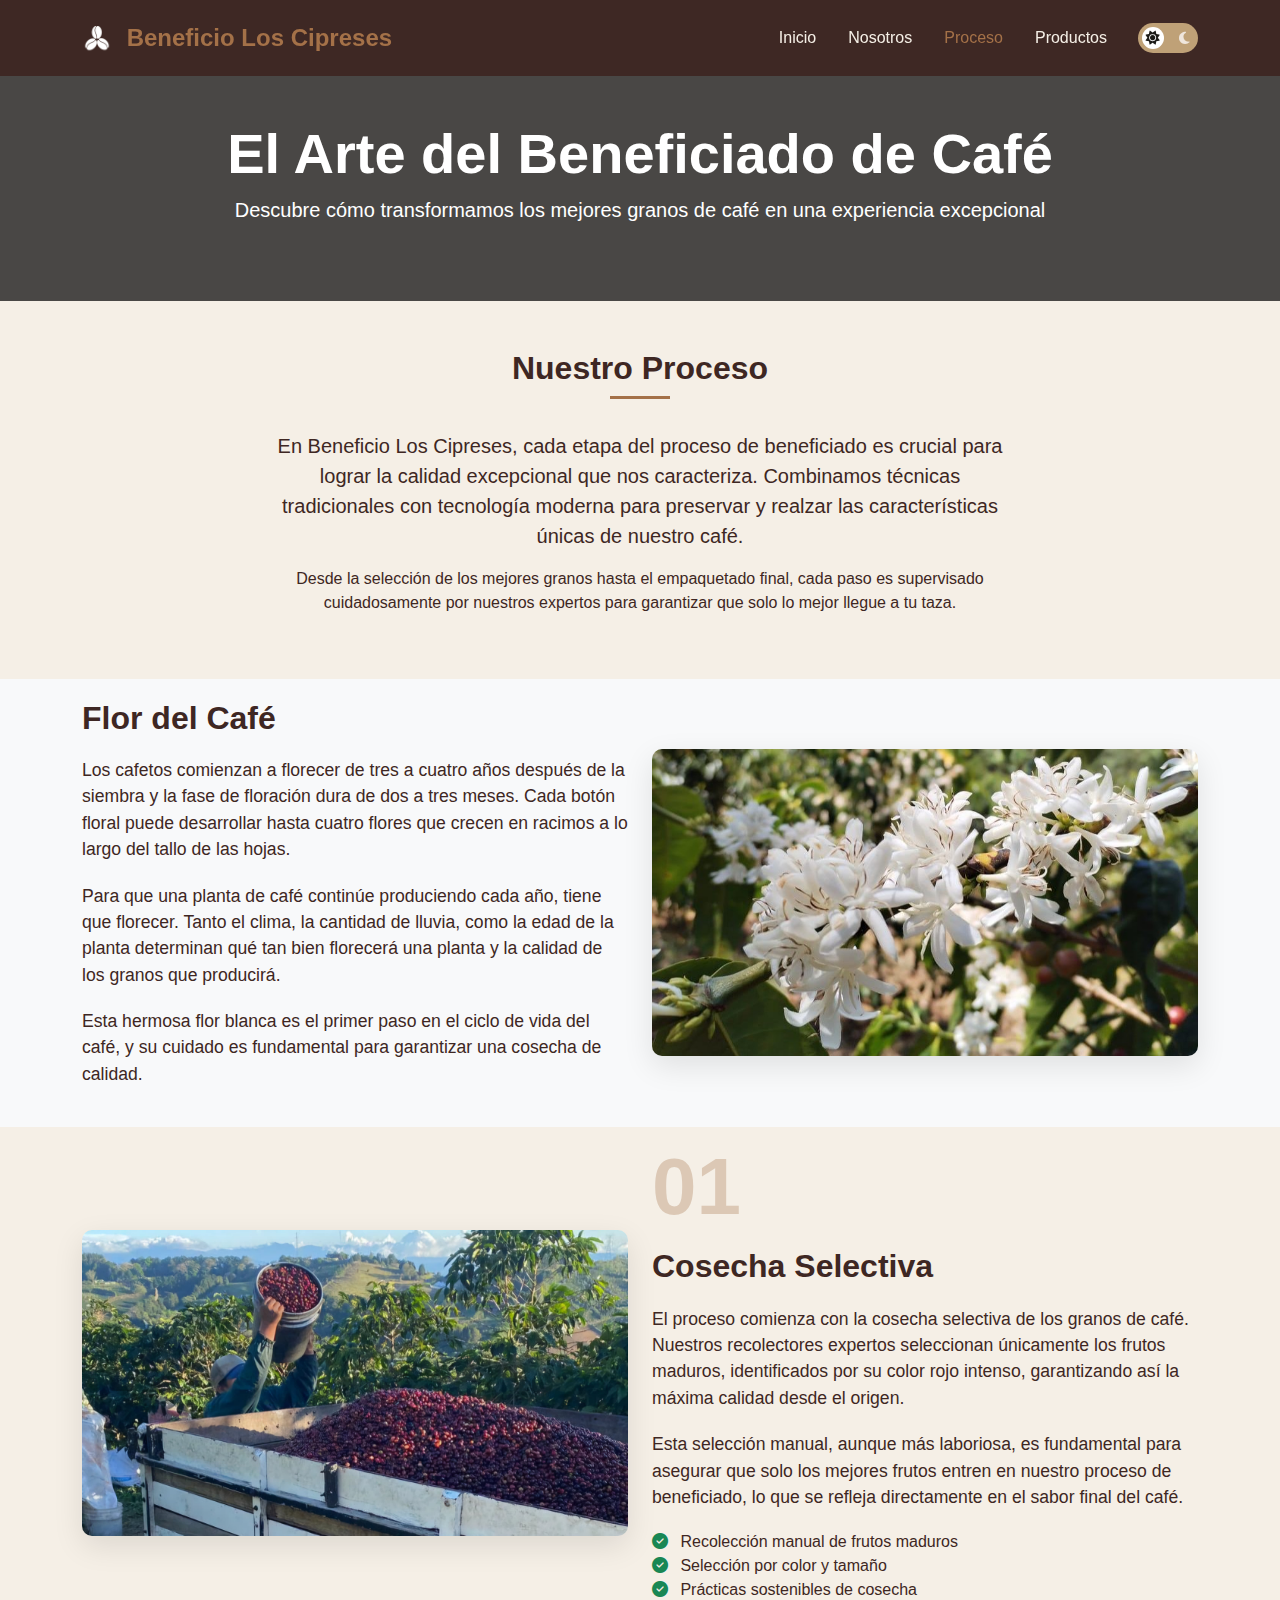
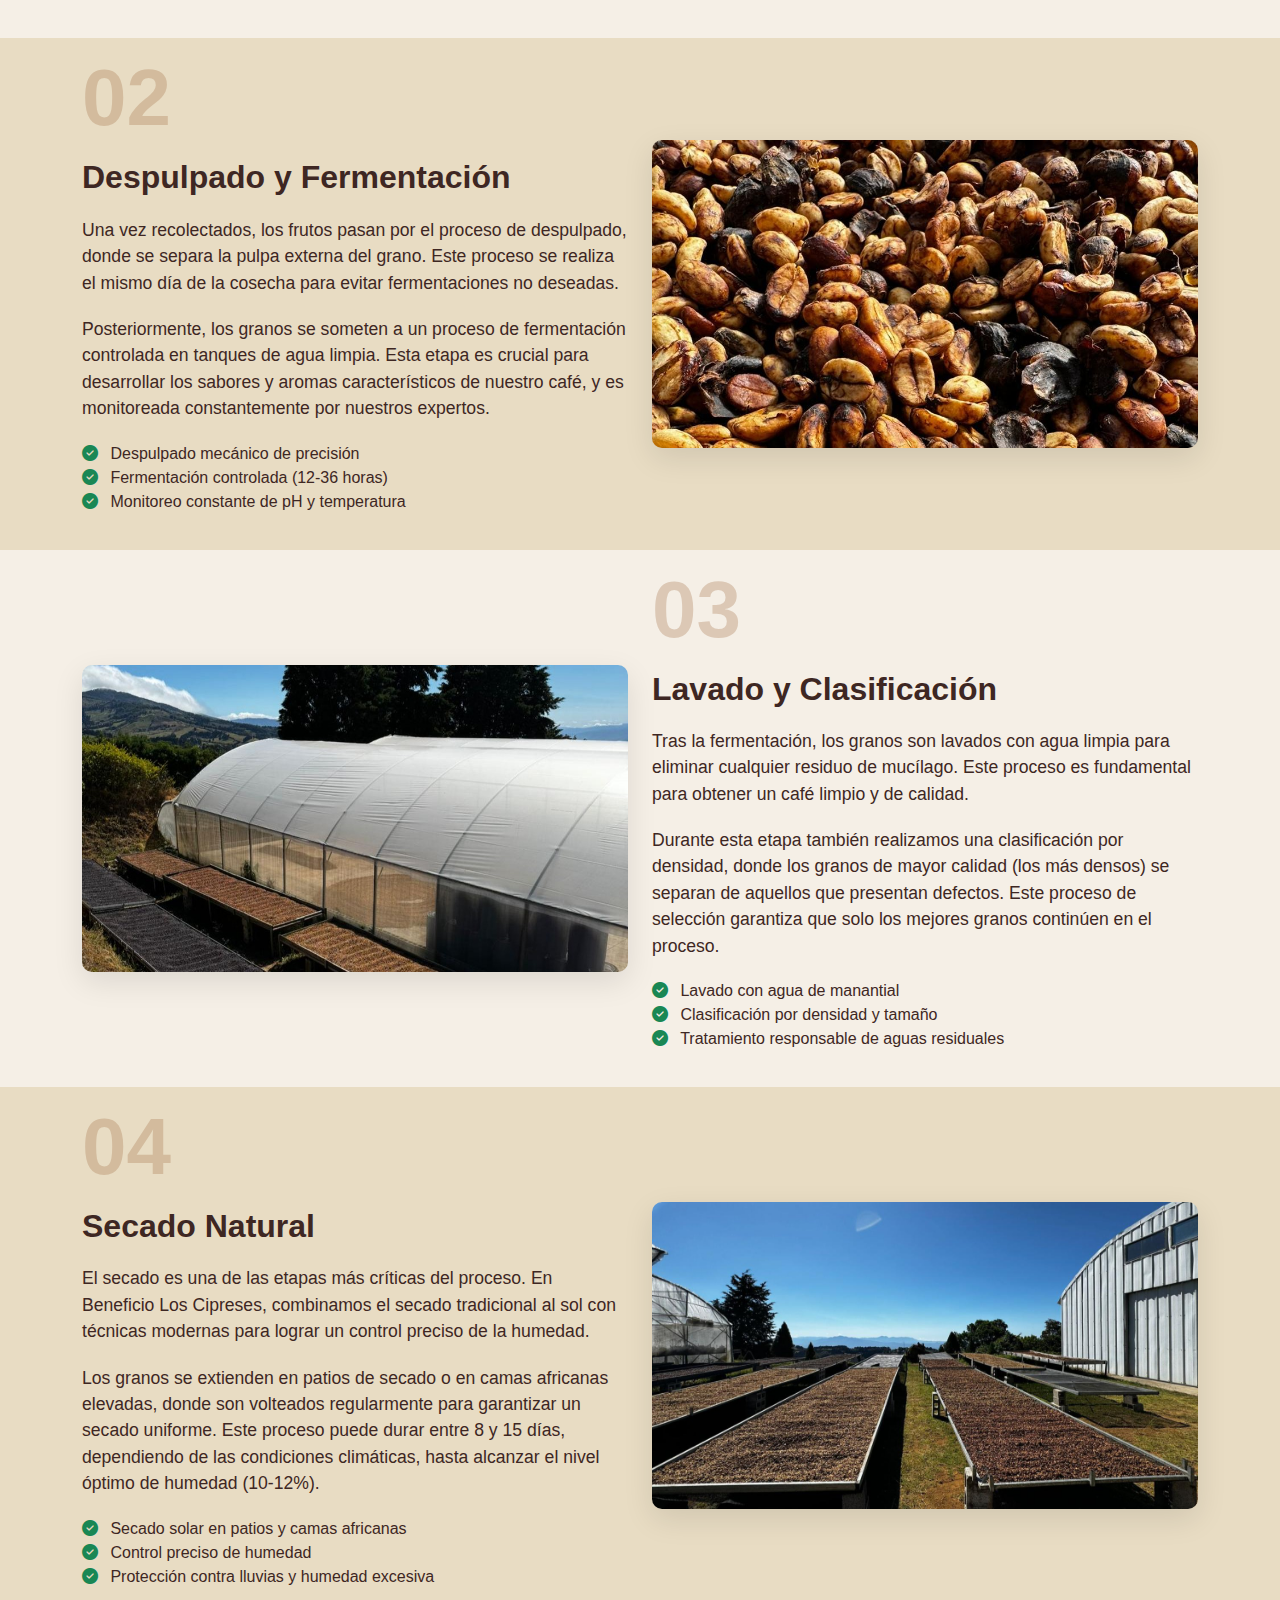
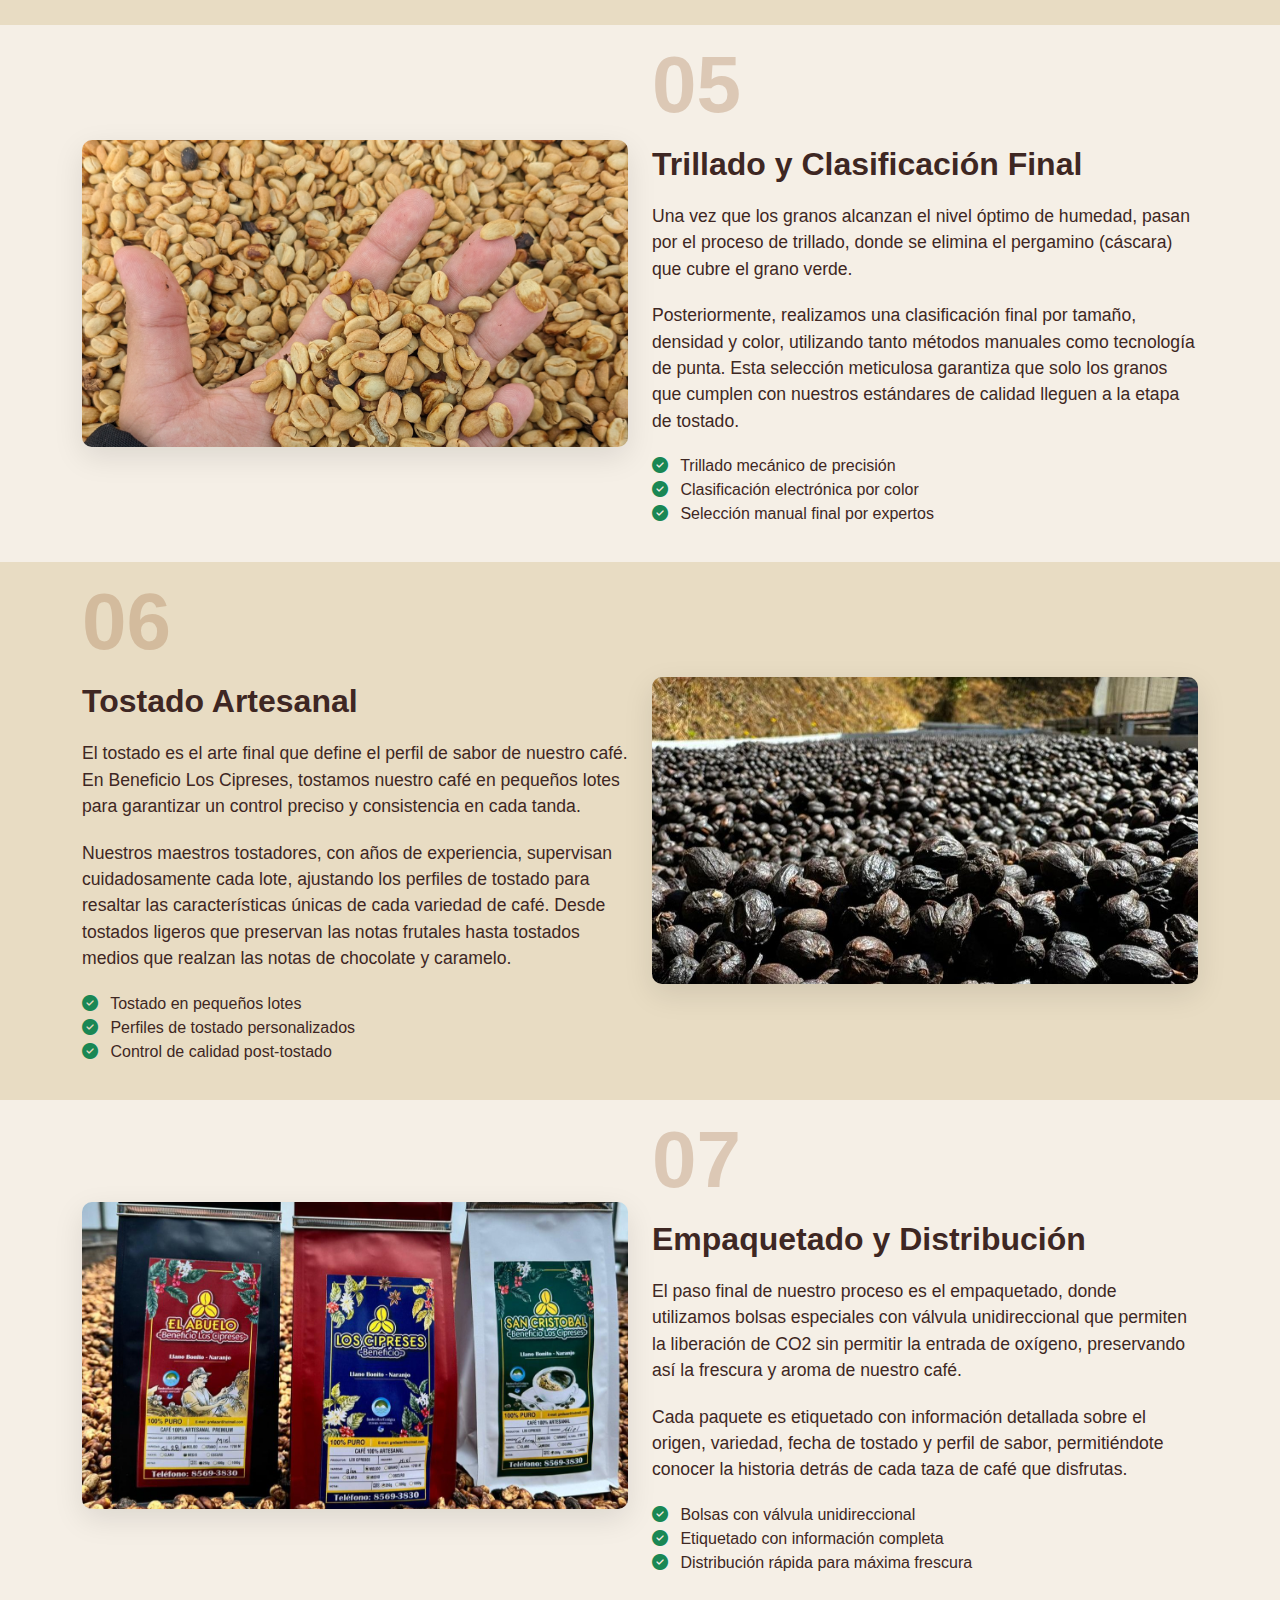
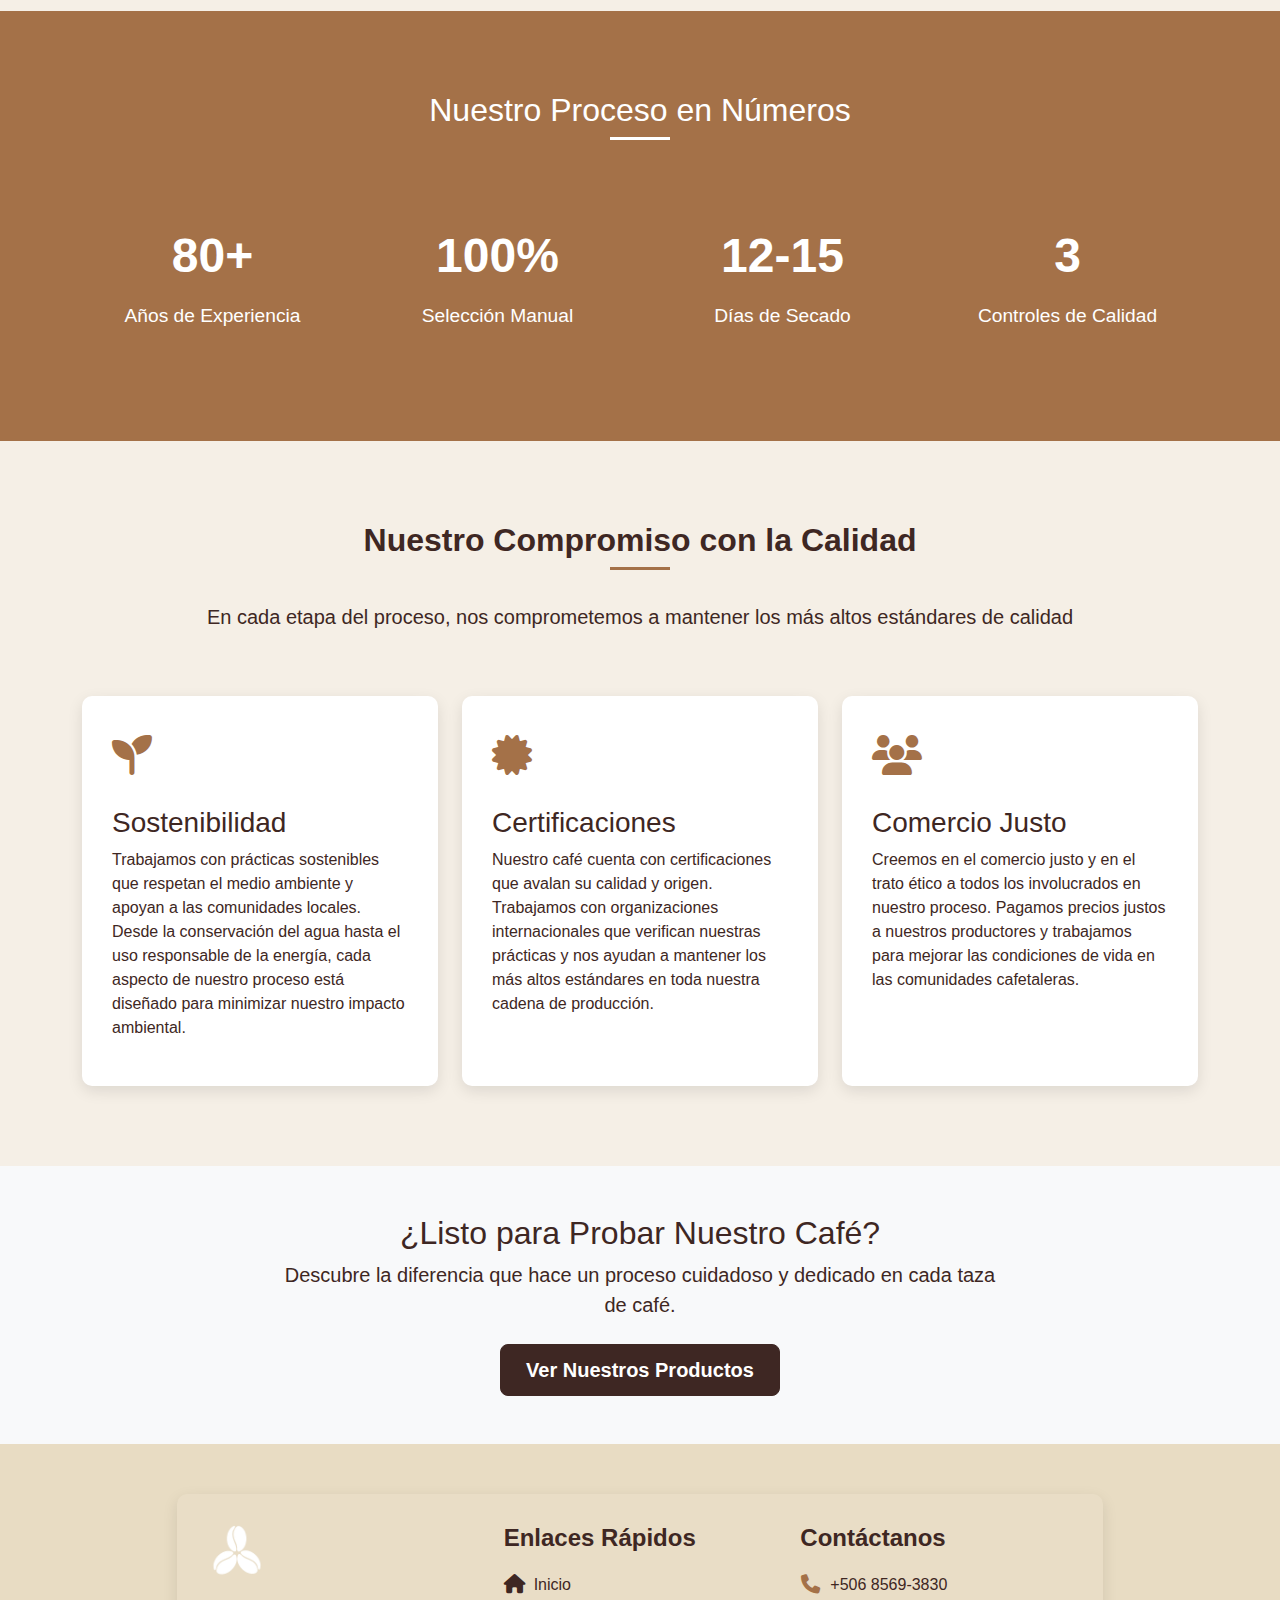
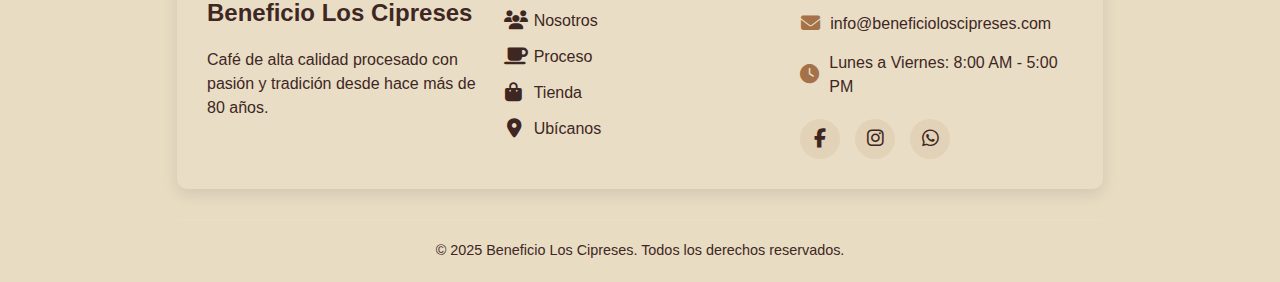
<file: proceso.html>
<!DOCTYPE html>
<html lang="es">

<head>
    <meta charset="UTF-8">
    <meta name="viewport" content="width=device-width, initial-scale=1.0">
    <title>Nuestro Proceso - Beneficio Los Cipreses</title>
    <!-- Favicon -->
    <link rel="icon" href="img/logo obscuro.png" type="image/jpeg">
    <!-- Bootstrap 5.3 CSS -->
    <link href="https://cdn.jsdelivr.net/npm/bootstrap@5.3.0/dist/css/bootstrap.min.css" rel="stylesheet">
    <!-- Font Awesome para iconos -->
    <link rel="stylesheet" href="https://cdnjs.cloudflare.com/ajax/libs/font-awesome/6.4.0/css/all.min.css">
    <!-- CSS personalizado -->
    <link rel="stylesheet" href="css/styles.css">
    <link rel="stylesheet" href="css/proceso.css">
    <!-- CSS para temas claro/oscuro -->
    <link rel="stylesheet" href="css/theme.css">
</head>

<body>
    <!-- Navbar -->
    <nav class="navbar navbar-expand-lg navbar-dark fixed-top">
        <div class="container">
            <a class="navbar-brand" href="index.html">
                <img src="img/logo claro.png" alt="Logo Beneficio Los Cipreses" class="me-2" style="height: 30px; width: auto;">
                Beneficio Los Cipreses
            </a>
            <button class="navbar-toggler" type="button" data-bs-toggle="collapse" data-bs-target="#navbarNav"
                aria-controls="navbarNav" aria-expanded="false" aria-label="Toggle navigation">
                <span class="navbar-toggler-icon"></span>
            </button>
            <div class="collapse navbar-collapse" id="navbarNav">
                <ul class="navbar-nav ms-auto">
                    <li class="nav-item">
                        <a class="nav-link " href="index.html">Inicio</a>
                    </li>
                    <li class="nav-item">
                        <a class="nav-link" href="nosotros.html">Nosotros</a>
                    </li>
                    <li class="nav-item">
                        <a class="nav-link active" href="proceso.html">Proceso</a>
                    </li>
                    <li class="nav-item">
                        <a class="nav-link" href="productos.html">Productos</a>
                    </li>
                </ul>
                <!-- Botón de cambio de tema (claro/oscuro) -->
                <div class="theme-toggle-container d-flex align-items-center">
                    <label class="theme-toggle" for="theme-switch">
                        <input type="checkbox" id="theme-switch">
                        <span class="theme-slider">
                            <i class="fas fa-sun theme-icon sun-icon"></i>
                            <i class="fas fa-moon theme-icon moon-icon"></i>
                        </span>
                    </label>
                </div>
            </div>
        </div>
    </nav>

    <!-- Header -->
    <header class="process-header text-center">
        <div class="container">
            <h1 class="display-4 fw-bold">El Arte del Beneficiado de Café</h1>
            <p class="lead">Descubre cómo transformamos los mejores granos de café en una experiencia excepcional</p>
        </div>
    </header>

    <!-- Introducción -->
    <section class="py-5">
        <div class="container">
            <div class="row">
                <div class="col-lg-8 mx-auto text-center">
                    <h2 class="section-title">Nuestro Proceso</h2>
                    <div class="divider mx-auto"></div>
                    <p class="lead">En Beneficio Los Cipreses, cada etapa del proceso de beneficiado es crucial para
                        lograr la calidad excepcional que nos caracteriza. Combinamos técnicas tradicionales con
                        tecnología moderna para preservar y realzar las características únicas de nuestro café.</p>
                    <p>Desde la selección de los mejores granos hasta el empaquetado final, cada paso es supervisado
                        cuidadosamente por nuestros expertos para garantizar que solo lo mejor llegue a tu taza.</p>
                </div>
            </div>
        </div>
    </section>
    
    <!-- Flor del Café -->
    <section class="process-step bg-light">
        <div class="container">
            <div class="row align-items-center">
                <div class="col-md-6 order-md-2 mb-4 mb-md-0">
                    <div class="process-image">
                        <img src="img/flor.jpg" alt="Flor del café" class="img-fluid rounded">
                    </div>
                </div>
                <div class="col-md-6 order-md-1">
                    <div class="process-content">
                        <h3>Flor del Café</h3>
                        <p>Los cafetos comienzan a florecer de tres a cuatro años después de la siembra y la fase de floración dura de dos a tres meses. Cada botón floral puede desarrollar hasta cuatro flores que crecen en racimos a lo largo del tallo de las hojas.</p>
                        <p>Para que una planta de café continúe produciendo cada año, tiene que florecer. Tanto el clima, la cantidad de lluvia, como la edad de la planta determinan qué tan bien florecerá una planta y la calidad de los granos que producirá.</p>
                        <p>Esta hermosa flor blanca es el primer paso en el ciclo de vida del café, y su cuidado es fundamental para garantizar una cosecha de calidad.</p>
                    </div>
                </div>
            </div>
        </div>
    </section>

    <!-- Paso 1: Cosecha -->
    <section class="process-step">
        <div class="container">
            <div class="row align-items-center">
                <div class="col-md-6 mb-4 mb-md-0">
                    <div class="process-image">
                        <img src="img/cosecha.jpg" alt="Cosecha de café">
                    </div>
                </div>
                <div class="col-md-6">
                    <div class="process-content">
                        <div class="process-number">01</div>
                        <h3>Cosecha Selectiva</h3>
                        <p>El proceso comienza con la cosecha selectiva de los granos de café. Nuestros recolectores
                            expertos seleccionan únicamente los frutos maduros, identificados por su color rojo intenso,
                            garantizando así la máxima calidad desde el origen.</p>
                        <p>Esta selección manual, aunque más laboriosa, es fundamental para asegurar que solo los
                            mejores frutos entren en nuestro proceso de beneficiado, lo que se refleja directamente en
                            el sabor final del café.</p>
                        <ul class="list-unstyled">
                            <li><i class="fas fa-check-circle text-success me-2"></i> Recolección manual de frutos
                                maduros</li>
                            <li><i class="fas fa-check-circle text-success me-2"></i> Selección por color y tamaño</li>
                            <li><i class="fas fa-check-circle text-success me-2"></i> Prácticas sostenibles de cosecha
                            </li>
                        </ul>
                    </div>
                </div>
            </div>
        </div>
    </section>

    <!-- Paso 2: Despulpado -->
    <section class="process-step">
        <div class="container">
            <div class="row align-items-center">
                <div class="col-md-6 order-md-2 mb-4 mb-md-0">
                    <div class="process-image">
                        <img src="img/lavado.jpg" alt="Despulpado de café">
                    </div>
                </div>
                <div class="col-md-6 order-md-1">
                    <div class="process-content">
                        <div class="process-number">02</div>
                        <h3>Despulpado y Fermentación</h3>
                        <p>Una vez recolectados, los frutos pasan por el proceso de despulpado, donde se separa la pulpa
                            externa del grano. Este proceso se realiza el mismo día de la cosecha para evitar
                            fermentaciones no deseadas.</p>
                        <p>Posteriormente, los granos se someten a un proceso de fermentación controlada en tanques de
                            agua limpia. Esta etapa es crucial para desarrollar los sabores y aromas característicos de
                            nuestro café, y es monitoreada constantemente por nuestros expertos.</p>
                        <ul class="list-unstyled">
                            <li><i class="fas fa-check-circle text-success me-2"></i> Despulpado mecánico de precisión
                            </li>
                            <li><i class="fas fa-check-circle text-success me-2"></i> Fermentación controlada (12-36
                                horas)</li>
                            <li><i class="fas fa-check-circle text-success me-2"></i> Monitoreo constante de pH y
                                temperatura</li>
                        </ul>
                    </div>
                </div>
            </div>
        </div>
    </section>

    <!-- Paso 3: Lavado -->
    <section class="process-step">
        <div class="container">
            <div class="row align-items-center">
                <div class="col-md-6 mb-4 mb-md-0">
                    <div class="process-image">
                        <img src="img/trillado.jpg"
                            alt="Lavado de café">
                    </div>
                </div>
                <div class="col-md-6">
                    <div class="process-content">
                        <div class="process-number">03</div>
                        <h3>Lavado y Clasificación</h3>
                        <p>Tras la fermentación, los granos son lavados con agua limpia para eliminar cualquier residuo
                            de mucílago. Este proceso es fundamental para obtener un café limpio y de calidad.</p>
                        <p>Durante esta etapa también realizamos una clasificación por densidad, donde los granos de
                            mayor calidad (los más densos) se separan de aquellos que presentan defectos. Este proceso
                            de selección garantiza que solo los mejores granos continúen en el proceso.</p>
                        <ul class="list-unstyled">
                            <li><i class="fas fa-check-circle text-success me-2"></i> Lavado con agua de manantial</li>
                            <li><i class="fas fa-check-circle text-success me-2"></i> Clasificación por densidad y
                                tamaño</li>
                            <li><i class="fas fa-check-circle text-success me-2"></i> Tratamiento responsable de aguas
                                residuales</li>
                        </ul>
                    </div>
                </div>
            </div>
        </div>
    </section>

    <!-- Paso 4: Secado -->
    <section class="process-step">
        <div class="container">
            <div class="row align-items-center">
                <div class="col-md-6 order-md-2 mb-4 mb-md-0">
                    <div class="process-image">
                        <img src="img/cafe1.jpg"
                            alt="Secado de café">
                    </div>
                </div>
                <div class="col-md-6 order-md-1">
                    <div class="process-content">
                        <div class="process-number">04</div>
                        <h3>Secado Natural</h3>
                        <p>El secado es una de las etapas más críticas del proceso. En Beneficio Los Cipreses,
                            combinamos el secado tradicional al sol con técnicas modernas para lograr un control preciso
                            de la humedad.</p>
                        <p>Los granos se extienden en patios de secado o en camas africanas elevadas, donde son
                            volteados regularmente para garantizar un secado uniforme. Este proceso puede durar entre 8
                            y 15 días, dependiendo de las condiciones climáticas, hasta alcanzar el nivel óptimo de
                            humedad (10-12%).</p>
                        <ul class="list-unstyled">
                            <li><i class="fas fa-check-circle text-success me-2"></i> Secado solar en patios y camas
                                africanas</li>
                            <li><i class="fas fa-check-circle text-success me-2"></i> Control preciso de humedad</li>
                            <li><i class="fas fa-check-circle text-success me-2"></i> Protección contra lluvias y
                                humedad excesiva</li>
                        </ul>
                    </div>
                </div>
            </div>
        </div>
    </section>

    <!-- Paso 5: Trillado y Clasificación -->
    <section class="process-step">
        <div class="container">
            <div class="row align-items-center">
                <div class="col-md-6 mb-4 mb-md-0">
                    <div class="process-image">
                        <img src="img/tostado.jpg"
                            alt="Trillado de café">
                    </div>
                </div>
                <div class="col-md-6">
                    <div class="process-content">
                        <div class="process-number">05</div>
                        <h3>Trillado y Clasificación Final</h3>
                        <p>Una vez que los granos alcanzan el nivel óptimo de humedad, pasan por el proceso de trillado,
                            donde se elimina el pergamino (cáscara) que cubre el grano verde.</p>
                        <p>Posteriormente, realizamos una clasificación final por tamaño, densidad y color, utilizando
                            tanto métodos manuales como tecnología de punta. Esta selección meticulosa garantiza que
                            solo los granos que cumplen con nuestros estándares de calidad lleguen a la etapa de
                            tostado.</p>
                        <ul class="list-unstyled">
                            <li><i class="fas fa-check-circle text-success me-2"></i> Trillado mecánico de precisión
                            </li>
                            <li><i class="fas fa-check-circle text-success me-2"></i> Clasificación electrónica por
                                color</li>
                            <li><i class="fas fa-check-circle text-success me-2"></i> Selección manual final por
                                expertos</li>
                        </ul>
                    </div>
                </div>
            </div>
        </div>
    </section>

    <!-- Paso 6: Tostado -->
    <section class="process-step">
        <div class="container">
            <div class="row align-items-center">
                <div class="col-md-6 order-md-2 mb-4 mb-md-0">
                    <div class="process-image">
                        <img src="img/cafe3.jpg"
                            alt="Tostado de café">
                    </div>
                </div>
                <div class="col-md-6 order-md-1">
                    <div class="process-content">
                        <div class="process-number">06</div>
                        <h3>Tostado Artesanal</h3>
                        <p>El tostado es el arte final que define el perfil de sabor de nuestro café. En Beneficio Los
                            Cipreses, tostamos nuestro café en pequeños lotes para garantizar un control preciso y
                            consistencia en cada tanda.</p>
                        <p>Nuestros maestros tostadores, con años de experiencia, supervisan cuidadosamente cada lote,
                            ajustando los perfiles de tostado para resaltar las características únicas de cada variedad
                            de café. Desde tostados ligeros que preservan las notas frutales hasta tostados medios que
                            realzan las notas de chocolate y caramelo.</p>
                        <ul class="list-unstyled">
                            <li><i class="fas fa-check-circle text-success me-2"></i> Tostado en pequeños lotes</li>
                            <li><i class="fas fa-check-circle text-success me-2"></i> Perfiles de tostado personalizados
                            </li>
                            <li><i class="fas fa-check-circle text-success me-2"></i> Control de calidad post-tostado
                            </li>
                        </ul>
                    </div>
                </div>
            </div>
        </div>
    </section>

    <!-- Paso 7: Empaquetado -->
    <section class="process-step">
        <div class="container">
            <div class="row align-items-center">
                <div class="col-md-6 mb-4 mb-md-0">
                    <div class="process-image">
                        <img src="img/3cafe.jpg"
                            alt="Empaquetado de café">
                    </div>
                </div>
                <div class="col-md-6">
                    <div class="process-content">
                        <div class="process-number">07</div>
                        <h3>Empaquetado y Distribución</h3>
                        <p>El paso final de nuestro proceso es el empaquetado, donde utilizamos bolsas especiales con
                            válvula unidireccional que permiten la liberación de CO2 sin permitir la entrada de oxígeno,
                            preservando así la frescura y aroma de nuestro café.</p>
                        <p>Cada paquete es etiquetado con información detallada sobre el origen, variedad, fecha de
                            tostado y perfil de sabor, permitiéndote conocer la historia detrás de cada taza de café que
                            disfrutas.</p>
                        <ul class="list-unstyled">
                            <li><i class="fas fa-check-circle text-success me-2"></i> Bolsas con válvula unidireccional
                            </li>
                            <li><i class="fas fa-check-circle text-success me-2"></i> Etiquetado con información
                                completa</li>
                            <li><i class="fas fa-check-circle text-success me-2"></i> Distribución rápida para máxima
                                frescura</li>
                        </ul>
                    </div>
                </div>
            </div>
        </div>
    </section>

    <!-- Datos Interesantes -->
    <section class="process-facts">
        <div class="container">
            <div class="row">
                <div class="col-12 text-center mb-5">
                    <h2 class="text-white">Nuestro Proceso en Números</h2>
                    <div class="divider mx-auto bg-white"></div>
                </div>
            </div>
            <div class="row">
                <div class="col-md-3 col-6">
                    <div class="fact-item">
                        <div class="fact-number">80+</div>
                        <div class="fact-text">Años de Experiencia</div>
                    </div>
                </div>
                <div class="col-md-3 col-6">
                    <div class="fact-item">
                        <div class="fact-number">100%</div>
                        <div class="fact-text">Selección Manual</div>
                    </div>
                </div>
                <div class="col-md-3 col-6">
                    <div class="fact-item">
                        <div class="fact-number">12-15</div>
                        <div class="fact-text">Días de Secado</div>
                    </div>
                </div>
                <div class="col-md-3 col-6">
                    <div class="fact-item">
                        <div class="fact-number">3</div>
                        <div class="fact-text">Controles de Calidad</div>
                    </div>
                </div>
            </div>
        </div>
    </section>

    <!-- Nuestro Compromiso con la Calidad -->
    <section class="quality-section">
        <div class="container">
            <div class="row">
                <div class="col-12 text-center mb-5">
                    <h2 class="section-title">Nuestro Compromiso con la Calidad</h2>
                    <div class="divider mx-auto"></div>
                    <p class="lead">En cada etapa del proceso, nos comprometemos a mantener los más altos estándares de
                        calidad</p>
                </div>
            </div>
            <div class="row g-4">
                <div class="col-md-4">
                    <div class="quality-card">
                        <div class="quality-icon">
                            <i class="fas fa-seedling"></i>
                        </div>
                        <h3>Sostenibilidad</h3>
                        <p>Trabajamos con prácticas sostenibles que respetan el medio ambiente y apoyan a las
                            comunidades locales. Desde la conservación del agua hasta el uso responsable de la energía,
                            cada aspecto de nuestro proceso está diseñado para minimizar nuestro impacto ambiental.</p>
                    </div>
                </div>
                <div class="col-md-4">
                    <div class="quality-card">
                        <div class="quality-icon">
                            <i class="fas fa-certificate"></i>
                        </div>
                        <h3>Certificaciones</h3>
                        <p>Nuestro café cuenta con certificaciones que avalan su calidad y origen. Trabajamos con
                            organizaciones internacionales que verifican nuestras prácticas y nos ayudan a mantener los
                            más altos estándares en toda nuestra cadena de producción.</p>
                    </div>
                </div>
                <div class="col-md-4">
                    <div class="quality-card">
                        <div class="quality-icon">
                            <i class="fas fa-users"></i>
                        </div>
                        <h3>Comercio Justo</h3>
                        <p>Creemos en el comercio justo y en el trato ético a todos los involucrados en nuestro proceso.
                            Pagamos precios justos a nuestros productores y trabajamos para mejorar las condiciones de
                            vida en las comunidades cafetaleras.</p>
                    </div>
                </div>
            </div>
        </div>
    </section>

    <!-- CTA Section -->
    <section class="py-5 bg-light">
        <div class="container">
            <div class="row">
                <div class="col-lg-8 mx-auto text-center">
                    <h2>¿Listo para Probar Nuestro Café?</h2>
                    <p class="lead mb-4">Descubre la diferencia que hace un proceso cuidadoso y dedicado en cada taza de
                        café.</p>
                    <a href="productos.html" class="btn btn-primary btn-lg">Ver Nuestros Productos</a>
                </div>
            </div>
        </div>
    </section>

    <!-- Footer -->
    <footer class="footer">
        <div class="container">
            <div class="row justify-content-center">
                <div class="col-lg-10">
                    <div class="footer-card">
                        <div class="row">
                            <!-- Logo y descripción -->
                            <div class="col-md-4 mb-4 mb-md-0 text-center text-md-start">
                                <img src="img/logo claro.png" alt="Logo Beneficio Los Cipreses" class="footer-logo">
                                <h5 class="footer-title">Beneficio Los Cipreses</h5>
                                <p>Café de alta calidad procesado con pasión y tradición desde hace más de 80 años.</p>
                            </div>
                            
                            <!-- Enlaces rápidos -->
                            <div class="col-md-4 mb-4 mb-md-0 text-center text-md-start">
                                <h5 class="footer-title">Enlaces Rápidos</h5>
                                <ul class="footer-links">
                                    <li><a href="index.html"><i class="fas fa-home"></i> Inicio</a></li>
                                    <li><a href="nosotros.html"><i class="fas fa-users"></i> Nosotros</a></li>
                                    <li><a href="proceso.html"><i class="fas fa-coffee"></i> Proceso</a></li>
                                    <li><a href="productos.html"><i class="fas fa-shopping-bag"></i> Tienda</a></li>
                                    <li><a href="https://maps.app.goo.gl/JLRzXBirgPnwGJLs5" target="_blank"><i class="fas fa-map-marker-alt"></i> Ubícanos</a></li>
                                </ul>
                            </div>
                            
                            <!-- Información de contacto -->
                            <div class="col-md-4 text-center text-md-start">
                                <h5 class="footer-title">Contáctanos</h5>
                                <ul class="footer-links footer-contact">
                                    <li><i class="fas fa-phone"></i> +506 8569-3830</li>
                                    <li><i class="fas fa-envelope"></i> info@beneficioloscipreses.com</li>
                                    <li><i class="fas fa-clock"></i> Lunes a Viernes: 8:00 AM - 5:00 PM</li>
                                </ul>
                                <div class="footer-social">
                                    <a href="https://www.facebook.com/ecologico.loscipreces/" target="_blank" aria-label="Facebook"><i class="fab fa-facebook-f"></i></a>
                                    <a href="https://www.instagram.com/cafe_loscipreses?igsh=bjlnNDUzaGhmNHds" target="_blank" aria-label="Instagram"><i class="fab fa-instagram"></i></a>
                                    <a href="https://wa.me/+50685693830?" target="_blank" aria-label="WhatsApp"><i class="fab fa-whatsapp"></i></a>
                                </div>
                            </div>
                        </div>
                    </div>
                    
                    <!-- Copyright -->
                    <div class="footer-bottom">
                        <p class="mb-0">© 2025 Beneficio Los Cipreses. Todos los derechos reservados.</p>
                    </div>
                </div>
            </div>
        </div>
    </footer>

    <!-- Bootstrap JS -->
    <script src="https://cdn.jsdelivr.net/npm/bootstrap@5.3.0/dist/js/bootstrap.bundle.min.js"></script>
    <!-- Custom JS -->
    <script src="js/main.js"></script>
</body>

</html>
</file>
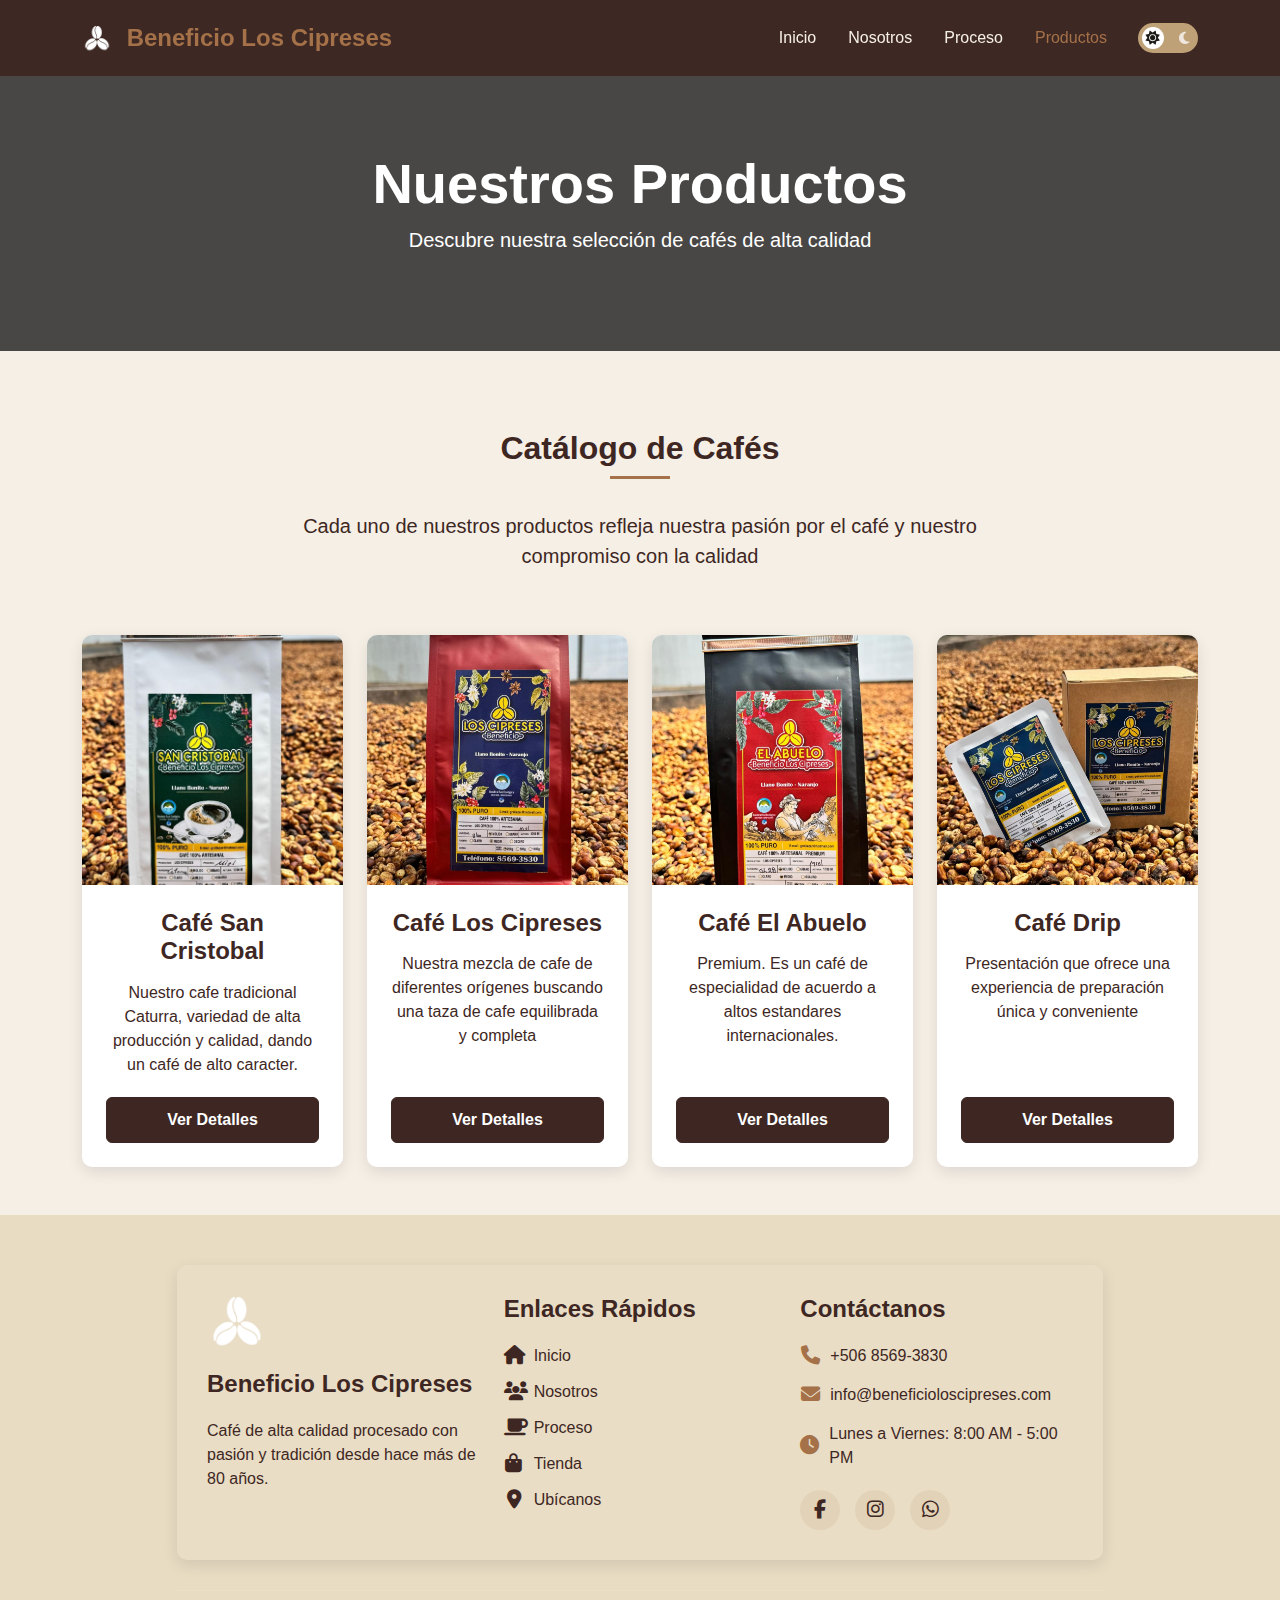
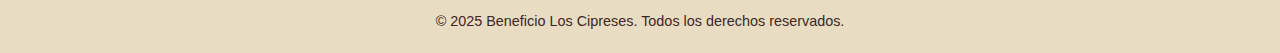
<file: productos.html>
<!DOCTYPE html>
<html lang="es">

<head>
    <meta charset="UTF-8">
    <meta name="viewport" content="width=device-width, initial-scale=1.0">
    <title>Nuestros Productos - Beneficio Los Cipreses</title>
    <!-- Favicon -->
    <link rel="icon" href="img/logo obscuro.png" type="image/jpeg">
    <!-- Bootstrap 5.3 CSS -->
    <link href="https://cdn.jsdelivr.net/npm/bootstrap@5.3.0/dist/css/bootstrap.min.css" rel="stylesheet">
    <!-- Font Awesome para iconos -->
    <link rel="stylesheet" href="https://cdnjs.cloudflare.com/ajax/libs/font-awesome/6.4.0/css/all.min.css">
    <!-- CSS personalizado -->
    <link rel="stylesheet" href="css/styles.css">
    <link rel="stylesheet" href="css/productos.css">
    <!-- CSS para temas claro/oscuro -->
    <link rel="stylesheet" href="css/theme.css">
</head>

<body>
    <!-- Navbar -->
    <nav class="navbar navbar-expand-lg navbar-dark fixed-top">
        <div class="container">
            <a class="navbar-brand" href="index.html">
                <img src="img/logo claro.png" alt="Logo Beneficio Los Cipreses" class="me-2" style="height: 30px; width: auto;">
                Beneficio Los Cipreses
            </a>
            <button class="navbar-toggler" type="button" data-bs-toggle="collapse" data-bs-target="#navbarNav"
                aria-controls="navbarNav" aria-expanded="false" aria-label="Toggle navigation">
                <span class="navbar-toggler-icon"></span>
            </button>
            <div class="collapse navbar-collapse" id="navbarNav">
                <ul class="navbar-nav ms-auto">
                    <li class="nav-item">
                        <a class="nav-link" href="index.html">Inicio</a>
                    </li>
                    <li class="nav-item">
                        <a class="nav-link" href="nosotros.html">Nosotros</a>
                    </li>
                    <li class="nav-item">
                        <a class="nav-link" href="proceso.html">Proceso</a>
                    </li>
                    <li class="nav-item">
                        <a class="nav-link active" href="productos.html">Productos</a>
                    </li>
                </ul>
                <!-- Botón de cambio de tema (claro/oscuro) -->
                <div class="theme-toggle-container d-flex align-items-center">
                    <label class="theme-toggle" for="theme-switch">
                        <input type="checkbox" id="theme-switch">
                        <span class="theme-slider">
                            <i class="fas fa-sun theme-icon sun-icon"></i>
                            <i class="fas fa-moon theme-icon moon-icon"></i>
                        </span>
                    </label>
                </div>
            </div>
        </div>
    </nav>

    <!-- Header -->
    <header class="products-header text-center">
        <div class="container">
            <h1 class="display-4 fw-bold">Nuestros Productos</h1>
            <p class="lead">Descubre nuestra selección de cafés de alta calidad</p>
        </div>
    </header>

    <!-- Galería de Productos -->
    <section class="products-gallery py-5">
        <div class="container">
            <div class="row">
                <div class="col-lg-8 mx-auto text-center mb-5">
                    <h2 class="section-title">Catálogo de Cafés</h2>
                    <div class="divider mx-auto"></div>
                    <p class="lead">Cada uno de nuestros productos refleja nuestra pasión por el café y nuestro
                        compromiso con la calidad</p>
                </div>
            </div>
            <div class="row g-4">
                <!-- Producto 1 -->
                <div class="col-md-6 col-lg-3">
                    <div class="product-card h-100">
                        <div class="product-img">
                            <img src="img/caturra.jpg" alt="Café Tradicional" class="img-fluid">
                        </div>
                        <div class="product-info p-4">
                            <h3 class="text-center">Café San Cristobal</h3>
                            <p class="text-center">Nuestro cafe tradicional Caturra, variedad de alta producción y calidad, dando un café de alto caracter.</p>
                            <button class="btn btn-primary w-100" data-bs-toggle="modal"
                                data-bs-target="#productoModal1">
                                Ver Detalles
                            </button>
                        </div>
                    </div>
                </div>

                <!-- Producto 2 -->
                <div class="col-md-6 col-lg-3">
                    <div class="product-card h-100">
                        <div class="product-img">
                            <img src="img/blen2.jpg" alt="Café Premium" class="img-fluid">
                        </div>
                        <div class="product-info p-4">
                            <h3 class="text-center">Café Los Cipreses</h3>
                            <p class="text-center">Nuestra mezcla de cafe de diferentes orígenes buscando una taza de cafe equilibrada y completa</p>
                            <button class="btn btn-primary w-100" data-bs-toggle="modal"
                                data-bs-target="#productoModal2">
                                Ver Detalles
                            </button>
                        </div>
                    </div>
                </div>

                <!-- Producto 3 -->
                <div class="col-md-6 col-lg-3">
                    <div class="product-card h-100">
                        <div class="product-img">
                            <img src="img/el abuelo.jpg" alt="Café Orgánico" class="img-fluid">
                        </div>
                        <div class="product-info p-4">
                            <h3 class="text-center">Café El Abuelo</h3>
                            <p class="text-center">Premium. Es un café de especialidad de acuerdo a altos estandares internacionales.</p>
                            <button class="btn btn-primary w-100" data-bs-toggle="modal"
                                data-bs-target="#productoModal3">
                                Ver Detalles
                            </button>
                        </div>
                    </div>
                </div>

                <!-- Producto 4 -->
                <div class="col-md-6 col-lg-3">
                    <div class="product-card h-100">
                        <div class="product-img">
                            <img src="img/drip.jpg" alt="Café Drip" class="img-fluid">
                        </div>
                        <div class="product-info p-4">
                            <h3 class="text-center">Café Drip</h3>
                            <p class="text-center">Presentación que ofrece una experiencia de preparación única y conveniente</p>
                            <button class="btn btn-primary w-100" data-bs-toggle="modal"
                                data-bs-target="#productoModal4">
                                Ver Detalles
                            </button>
                        </div>
                    </div>
                </div>
            </div>
        </div>
    </section>

    <!-- Modales de Productos -->
    <!-- Modal Producto 1 -->
    <div class="modal fade" id="productoModal1" tabindex="-1" aria-labelledby="productoModal1Label" aria-hidden="true">
        <div class="modal-dialog modal-lg">
            <div class="modal-content">
                <div class="modal-header">
                    <h5 class="modal-title" id="productoModal1Label">Café San Cristobal</h5>
                    <button type="button" class="btn-close" data-bs-dismiss="modal" aria-label="Close"></button>
                </div>
                <div class="modal-body">
                    <div class="row">
                        <div class="col-md-6">
                            <img src="img/caturra2.jpg" alt="Café Tradicional" class="img-fluid rounded">
                        </div>
                        <div class="col-md-6">
                            <h4>Descripción</h4>
                            <p>Un café tradicional, un clásico. Esta variedad de alta producción y buena calidad se caracteriza por ser un café de mucho carácter, con un aroma dulce frutal, cuerpo medio, acidez brillante y perfectamente balanceado y ciertas notas de chocolate negro.</p>
                            <p>Cada grano es cuidadosamente seleccionado y procesado para garantizar la máxima calidad y frescura.</p>

                            <h4 class="mt-4">Características</h4>
                            <ul class="list-unstyled">
                                <li><strong>Tipo:</strong> Caturra</li>
                                <li><strong>Proceso:</strong> Miel</li>
                                <li><strong>Tostado:</strong> Medio</li>
                                <li><strong>Altura:</strong> 1700 msnm</li>
                                <li><strong>Presentación:</strong> Bolsa de 250g, 500g y 1kg</li>
                            </ul>
                        </div>
                    </div>
                </div>
                <div class="modal-footer">
                    <a href="https://wa.me/+50685693830?text=Hola,%20estoy%20interesado%20en%20el%20Café%20San%20Cristobal"
                        target="_blank" class="btn btn-success text-dark">
                        <i class="fab fa-whatsapp me-2 text-dark"></i>Consultar por WhatsApp
                    </a>
                    <button type="button" class="btn btn-danger" data-bs-dismiss="modal">Cerrar</button>
                </div>
            </div>
        </div>
    </div>

    <!-- Modal Producto 2 -->
    <div class="modal fade" id="productoModal2" tabindex="-1" aria-labelledby="productoModal2Label" aria-hidden="true">
        <div class="modal-dialog modal-lg">
            <div class="modal-content">
                <div class="modal-header">
                    <h5 class="modal-title" id="productoModal2Label">Café Los Cipreses</h5>
                    <button type="button" class="btn-close" data-bs-dismiss="modal" aria-label="Close"></button>
                </div>
                <div class="modal-body">
                    <div class="row">
                        <div class="col-md-6">
                            <img src="img/blen2.jpg" alt="Café Premium" class="img-fluid rounded">
                        </div>
                        <div class="col-md-6">
                            <h4>Descripción</h4>
                            <p>Es una mezcla de café de diferentes orígenes pero obtenidos en nuestra zona. Combinamos diferentes cualidades dándole a los que tendrán este café, individualmente buscado una taza equilibrada y compleja.</p>
                            <p>Ideal para los amantes del café que buscan una experiencia sensorial única y refinada.</p>

                            <h4 class="mt-4">Características</h4>
                            <ul class="list-unstyled">
                                <li><strong>Tipo:</strong> Blend</li>
                                <li><strong>Proceso:</strong> Miel </li>
                                <li><strong>Tostado:</strong> Medio-oscuro</li>
                                <li><strong>Altura:</strong> 1700 msnm</li>
                                <li><strong>Presentación:</strong> Bolsa de 250g, 500g y 1kg</li>
                            </ul>
                        </div>
                    </div>
                </div>
                <div class="modal-footer">
                    <a href="https://wa.me/+50685693830?text=Hola,%20estoy%20interesado%20en%20el%20Café%20Los%20Cipreses"
                        target="_blank" class="btn btn-success text-dark">
                        <i class="fab fa-whatsapp me-2"></i>Consultar por WhatsApp
                    </a>
                    <button type="button" class="btn btn-danger text-dark" data-bs-dismiss="modal">Cerrar</button>
                </div>
            </div>
        </div>
    </div>

    <!-- Modal Producto 3 -->
    <div class="modal fade" id="productoModal3" tabindex="-1" aria-labelledby="productoModal3Label" aria-hidden="true">
        <div class="modal-dialog modal-lg">
            <div class="modal-content">
                <div class="modal-header">
                    <h5 class="modal-title" id="productoModal3Label">Café El Abuelo</h5>
                    <button type="button" class="btn-close" data-bs-dismiss="modal" aria-label="Close"></button>
                </div>
                <div class="modal-body">
                    <div class="row">
                        <div class="col-md-6">
                            <img src="img/El abuelo2.jpg" alt="Café Orgánico" class="img-fluid rounded">
                        </div>
                        <div class="col-md-6">
                            <h4>Descripción</h4>
                            <p>Es un café de especialidad de acuerdo a altos estándares internacionales, con un rico olor y un sabor exquisito. Premium en cada sorbo.</p>
                            <p>Con un sabor puro y auténtico, este café es perfecto para quienes buscan productos naturales y sostenibles de la más alta calidad.</p>

                            <h4 class="mt-4">Características</h4>
                            <ul class="list-unstyled">
                                <li><strong>Tipo:</strong> SL28</li>
                                <li><strong>Proceso:</strong> Miel</li>
                                <li><strong>Tostado:</strong> Medio-oscuro</li>
                                <li><strong>Altura:</strong> 1700 msnm</li>
                                <li><strong>Presentación:</strong> Bolsa de 250g, 500g y 1kg</li>
                            </ul>
                        </div>
                    </div>
                </div>
                <div class="modal-footer">
                    <a href="https://wa.me/+50662776418?text=Hola,%20estoy%20interesado%20en%20el%20Café%20El%20Abuelo"
                        target="_blank" class="btn btn-success text-dark">
                        <i class="fab fa-whatsapp me-2 text-dark"></i>Consultar por WhatsApp
                    </a>
                    <button type="button" class="btn btn-danger" data-bs-dismiss="modal">Cerrar</button>
                </div>
            </div>
        </div>
    </div>

    <!-- Modal Producto 4 -->
    <div class="modal fade" id="productoModal4" tabindex="-1" aria-labelledby="productoModal4Label" aria-hidden="true">
        <div class="modal-dialog modal-lg">
            <div class="modal-content">
                <div class="modal-header">
                    <h5 class="modal-title" id="productoModal4Label">Café Drip</h5>
                    <button type="button" class="btn-close" data-bs-dismiss="modal" aria-label="Close"></button>
                </div>
                <div class="modal-body">
                    <div class="row">
                        <div class="col-md-6">
                            <img src="img/chorreoblen.jpg" alt="Café Drip" class="img-fluid rounded">
                        </div>
                        <div class="col-md-6">
                            <h4>Descripción</h4>
                            <p>Nuestro café Drip ofrece una experiencia de preparación única y conveniente. Diseñado para quienes buscan disfrutar de un café de alta calidad sin complicaciones, cada bolsita contiene café recién molido listo para infusionar.</p>
                            <p>Perfecto para viajes, oficina o para quienes desean disfrutar de un café excepcional sin necesidad de equipos especializados.</p>

                            <h4 class="mt-4">Características</h4>
                            <ul class="list-unstyled">
                                <li><strong>Tipo:</strong> Blend</li>
                                <li><strong>Proceso:</strong> Miel</li>
                                <li><strong>Tostado:</strong> Medio</li>
                                <li><strong>Altura:</strong> 1700 msnm</li>
                                <li><strong>Presentación:</strong> Caja con diez unidades individuales para infusión</li>
                            </ul>
                        </div>
                    </div>
                </div>
                <div class="modal-footer">
                    <a href="https://wa.me/+50685693830?text=Hola,%20estoy%20interesado%20en%20el%20Café%20Drip"
                        target="_blank" class="btn btn-success text-dark">
                        <i class="fab fa-whatsapp me-2 text-dark"></i>Consultar por WhatsApp
                    </a>
                    <button type="button" class="btn btn-danger" data-bs-dismiss="modal">Cerrar</button>
                </div>
            </div>
        </div>
    </div>

    <!-- Footer -->
    <footer class="footer">
        <div class="container">
            <div class="row justify-content-center">
                <div class="col-lg-10">
                    <div class="footer-card">
                        <div class="row">
                            <!-- Logo y descripción -->
                            <div class="col-md-4 mb-4 mb-md-0 text-center text-md-start">
                                <img src="img/logo claro.png" alt="Logo Beneficio Los Cipreses" class="footer-logo">
                                <h5 class="footer-title">Beneficio Los Cipreses</h5>
                                <p>Café de alta calidad procesado con pasión y tradición desde hace más de 80 años.</p>
                            </div>
                            
                            <!-- Enlaces rápidos -->
                            <div class="col-md-4 mb-4 mb-md-0 text-center text-md-start">
                                <h5 class="footer-title">Enlaces Rápidos</h5>
                                <ul class="footer-links">
                                    <li><a href="index.html"><i class="fas fa-home"></i> Inicio</a></li>
                                    <li><a href="nosotros.html"><i class="fas fa-users"></i> Nosotros</a></li>
                                    <li><a href="proceso.html"><i class="fas fa-coffee"></i> Proceso</a></li>
                                    <li><a href="productos.html"><i class="fas fa-shopping-bag"></i> Tienda</a></li>
                                    <li><a href="https://maps.app.goo.gl/JLRzXBirgPnwGJLs5" target="_blank"><i class="fas fa-map-marker-alt"></i> Ubícanos</a></li>
                                </ul>
                            </div>
                            
                            <!-- Información de contacto -->
                            <div class="col-md-4 text-center text-md-start">
                                <h5 class="footer-title">Contáctanos</h5>
                                <ul class="footer-links footer-contact">
                                    <li><i class="fas fa-phone"></i> +506 8569-3830</li>
                                    <li><i class="fas fa-envelope"></i> info@beneficioloscipreses.com</li>
                                    <li><i class="fas fa-clock"></i> Lunes a Viernes: 8:00 AM - 5:00 PM</li>
                                </ul>
                                <div class="footer-social">
                                    <a href="https://www.facebook.com/ecologico.loscipreces/" target="_blank" aria-label="Facebook"><i class="fab fa-facebook-f"></i></a>
                                    <a href="https://www.instagram.com/cafe_loscipreses?igsh=bjlnNDUzaGhmNHds" target="_blank" aria-label="Instagram"><i class="fab fa-instagram"></i></a>
                                    <a href="https://wa.me/+50685693830?" target="_blank" aria-label="WhatsApp"><i class="fab fa-whatsapp"></i></a>
                                </div>
                            </div>
                        </div>
                    </div>
                    
                    <!-- Copyright -->
                    <div class="footer-bottom">
                        <p class="mb-0">© 2025 Beneficio Los Cipreses. Todos los derechos reservados.</p>
                    </div>
                </div>
            </div>
        </div>
    </footer>

    <!-- Bootstrap JS -->
    <script src="https://cdn.jsdelivr.net/npm/bootstrap@5.3.0/dist/js/bootstrap.bundle.min.js"></script>
    <!-- Custom JS -->
    <script src="js/main.js"></script>
</body>

</html>
</file>
<file: css/styles.css>
/* Estilos generales */
/* Las variables de color ahora están en theme.css */
:root {
    --primary-color: var(--accent-1); /* Ahora usa la variable de tema */
    --secondary-color: var(--accent-2); /* Ahora usa la variable de tema */
    --accent-color: var(--accent-1); /* Ahora usa la variable de tema */
    --dark-color: var(--text-primary); /* Ahora usa la variable de tema */
    --light-color: var(--bg-secondary); /* Ahora usa la variable de tema */
    --text-color: var(--text-primary); /* Ahora usa la variable de tema */
    --white-color: #FFFFFF;
}

body {
    font-family: 'Poppins', sans-serif;
    color: var(--text-color);
    overflow-x: hidden;
}

/* Navbar */
.navbar {
    background-color: rgba(60, 47, 47, 0.9);
    transition: all 0.3s ease;
    padding: 15px 0;
}

.navbar-brand {
    font-weight: 700;
    font-size: 1.5rem;
    color: var(--accent-color) !important;
}

.navbar-dark .navbar-nav .nav-link {
    color: var(--white-color);
    font-weight: 500;
    padding: 0.5rem 1rem;
    transition: color 0.3s ease;
}

.navbar-dark .navbar-nav .nav-link:hover,
.navbar-dark .navbar-nav .nav-link.active {
    color: var(--accent-color);
}

/* Hero Section */
.hero-section {
    height: 100vh;
    background: url('https://images.unsplash.com/photo-1447933601403-0c6688de566e?ixlib=rb-4.0.3&ixid=M3wxMjA3fDB8MHxwaG90by1wYWdlfHx8fGVufDB8fHx8fA%3D%3D&auto=format&fit=crop&w=1256&q=80') center/cover no-repeat;
    position: relative;
    display: flex;
    align-items: center;
    color: var(--white-color);
}

.hero-section .overlay {
    position: absolute;
    top: 0;
    left: 0;
    width: 100%;
    height: 100%;
    background-color: rgba(0, 0, 0, 0.6);
    pointer-events: none; /* Permite que los clics pasen a través del overlay */
    z-index: 1; /* Asegura que esté por encima del fondo pero por debajo del contenido */
}

.hero-section h1 {
    font-weight: 800;
    margin-bottom: 1rem;
    text-shadow: 2px 2px 4px rgba(0, 0, 0, 0.5);
}

.hero-section p {
    font-size: 1.25rem;
    margin-bottom: 2rem;
    text-shadow: 1px 1px 2px rgba(0, 0, 0, 0.5);
}

.btn-primary {
    background-color: var(--primary-color);
    border-color: var(--primary-color);
    padding: 10px 25px;
    font-weight: 600;
    transition: all 0.3s ease;
}

.btn-primary:hover {
    background-color: var(--secondary-color);
    border-color: var(--secondary-color);
    transform: translateY(-3px);
    box-shadow: 0 5px 15px rgba(0, 0, 0, 0.1);
}

/* Section Titles */
.section-title {
    font-weight: 700;
    color: var(--dark-color);
    margin-bottom: 0.5rem;
    position: relative;
}

.divider {
    height: 3px;
    width: 60px;
    background-color: var(--accent-color);
    margin-bottom: 2rem;
}

/* Nosotros Section */
.about-img img {
    transition: transform 0.5s ease;
}

.about-img:hover img {
    transform: scale(1.03);
}

.about-content {
    padding: 20px;
}

.about-content p {
    margin-bottom: 1.5rem;
}

/* Proceso Section */
.process-card {
    background-color: var(--card-bg);
    padding: 30px 20px;
    border-radius: 10px;
    box-shadow: 0 5px 15px var(--card-shadow);
    transition: all 0.3s ease;
    height: 100%;
    color: var(--text-primary);
}

.process-card:hover {
    transform: translateY(-10px);
    box-shadow: 0 10px 25px rgba(0, 0, 0, 0.1);
}

.icon-box {
    width: 80px;
    height: 80px;
    background-color: var(--light-color);
    border-radius: 50%;
    display: flex;
    align-items: center;
    justify-content: center;
    margin: 0 auto 20px;
}

.icon-box i {
    font-size: 2rem;
    color: var(--primary-color);
}

.process-card h3 {
    font-size: 1.5rem;
    font-weight: 600;
    margin-bottom: 15px;
    color: var(--dark-color);
}

/* Productos Section */
.product-card {
    background-color: var(--card-bg);
    border-radius: 10px;
    overflow: hidden;
    box-shadow: 0 5px 15px var(--card-shadow);
    transition: all 0.3s ease;
    height: 100%;
    color: var(--text-primary);
}

.product-card:hover {
    transform: translateY(-10px);
    box-shadow: 0 10px 25px rgba(0, 0, 0, 0.1);
}

.product-img {
    position: relative;
    overflow: hidden;
}

.product-img img {
    width: 100%;
    height: 250px;
    object-fit: cover;
    transition: transform 0.5s ease;
}

.product-card:hover .product-img img {
    transform: scale(1.1);
}

.product-overlay {
    position: absolute;
    top: 0;
    left: 0;
    width: 100%;
    height: 100%;
    background-color: rgba(0, 0, 0, 0.4);
    display: flex;
    align-items: center;
    justify-content: center;
    opacity: 0;
    transition: opacity 0.3s ease;
}

.product-card:hover .product-overlay {
    opacity: 1;
}

.product-info {
    padding: 20px;
}

.product-info h3 {
    font-size: 1.3rem;
    font-weight: 600;
    margin-bottom: 10px;
    color: var(--dark-color);
}

.price {
    font-weight: 700;
    color: var(--primary-color);
    font-size: 1.1rem;
    margin-top: 10px;
}

/* Testimonios Section */
.testimonial-card {
    background-color: var(--white-color);
    padding: 30px;
    border-radius: 10px;
    box-shadow: 0 5px 15px rgba(0, 0, 0, 0.05);
    height: 100%;
    transition: all 0.3s ease;
}

.testimonial-card:hover {
    transform: translateY(-5px);
    box-shadow: 0 10px 25px rgba(0, 0, 0, 0.1);
}

.testimonial-content {
    position: relative;
    padding-top: 20px;
}

.testimonial-content:before {
    content: '\201C';
    font-size: 4rem;
    position: absolute;
    top: -20px;
    left: -10px;
    color: var(--accent-color);
    opacity: 0.3;
}

.author-img img {
    width: 50px;
    height: 50px;
    object-fit: cover;
}

/* Contacto Section */
.contact-info {
    padding: 30px;
    background-color: var(--light-color);
    border-radius: 10px;
    height: 100%;
}

.contact-list li {
    margin-bottom: 15px;
    display: flex;
    align-items: center;
}

.contact-list li i {
    width: 30px;
    color: var(--primary-color);
    font-size: 1.2rem;
}

.social-links {
    display: flex;
    gap: 15px;
}

.social-icon {
    width: 40px;
    height: 40px;
    background-color: var(--primary-color);
    color: var(--white-color);
    border-radius: 50%;
    display: flex;
    align-items: center;
    justify-content: center;
    transition: all 0.3s ease;
}

.social-icon:hover {
    background-color: var(--secondary-color);
    transform: translateY(-3px);
}

.contact-form {
    padding: 30px;
    background-color: var(--white-color);
    border-radius: 10px;
    box-shadow: 0 5px 15px rgba(0, 0, 0, 0.05);
}

.form-control {
    padding: 12px 15px;
    border: 1px solid #ddd;
    border-radius: 5px;
}

.form-control:focus {
    box-shadow: none;
    border-color: var(--primary-color);
}

/* Footer */
.footer {
    background-color: var(--bg-secondary);
    color: var(--text-primary);
    padding: 50px 0 20px;
}

.footer a {
    color: var(--white-color);
    text-decoration: none;
    transition: color 0.3s ease;
}

.footer a:hover {
    color: var(--accent-color);
}

.footer-card {
    background-color: rgba(255, 255, 255, 0.05);
    border-radius: 10px;
    padding: 30px;
    margin-bottom: 30px;
    box-shadow: 0 5px 15px rgba(0, 0, 0, 0.1);
}

.footer-logo {
    height: 60px;
    width: auto;
    margin-bottom: 15px;
}

.footer-title {
    font-size: 1.5rem;
    font-weight: 600;
    margin-bottom: 20px;
    color: var(--white-color);
}

.footer-links {
    list-style: none;
    padding: 0;
    margin: 0;
}

.footer-links li {
    margin-bottom: 12px;
}

.footer-links li a {
    display: flex;
    align-items: center;
    font-size: 1rem;
}

.footer-links li a i {
    margin-right: 10px;
    font-size: 1.2rem;
    width: 20px;
    text-align: center;
}

.footer-contact li {
    margin-bottom: 15px;
    display: flex;
    align-items: center;
}

.footer-contact li i {
    margin-right: 10px;
    font-size: 1.2rem;
    width: 20px;
    text-align: center;
    color: var(--accent-color);
}

.footer-social {
    display: flex;
    gap: 15px;
    margin-top: 20px;
    justify-content: center; /* Centrar los iconos sociales */
}

/* Restaurar alineación a la izquierda en pantallas medianas y grandes */
@media (min-width: 768px) {
    .footer-social {
        justify-content: flex-start;
    }
}

/* Restaurar alineación a la izquierda en pantallas medianas y grandes */
@media (min-width: 768px) {
    .footer-social {
        justify-content: flex-start;
    }
}

.footer-social a {
    width: 40px;
    height: 40px;
    background-color: rgba(255, 255, 255, 0.1);
    border-radius: 50%;
    display: flex;
    align-items: center;
    justify-content: center;
    transition: all 0.3s ease;
    font-size: 1.2rem;
}

.footer-social a:hover {
    background-color: var(--accent-color);
    transform: translateY(-3px);
}

.footer-bottom {
    border-top: 1px solid rgba(255, 255, 255, 0.1);
    padding-top: 20px;
    margin-top: 20px;
    text-align: center;
    font-size: 0.9rem;
}

/* Responsive Styles */
@media (max-width: 991.98px) {
    .navbar {
        padding: 10px 0;
    }
    
    .hero-section {
        height: 80vh;
    }
    
    .hero-section h1 {
        font-size: 2.5rem;
    }
}

@media (max-width: 767.98px) {
    .hero-section {
        height: 70vh;
    }
    
    .hero-section h1 {
        font-size: 2rem;
    }
    
    .about-img {
        margin-bottom: 30px;
    }
    
    .process-card, .product-card, .testimonial-card {
        margin-bottom: 30px;
    }
    
    .contact-info {
        margin-bottom: 30px;
    }
}

@media (max-width: 575.98px) {
    .hero-section {
        height: 60vh;
    }
    
    .hero-section h1 {
        font-size: 1.8rem;
    }
    
    .hero-section p {
        font-size: 1rem;
    }
    
    .btn-lg {
        padding: 8px 20px;
        font-size: 0.9rem;
    }
    
    .section-title {
        font-size: 1.8rem;
    }
}
</file>
<file: css/theme.css>
/* Estilos para el sistema de temas claro/oscuro */

/* Variables de tema claro (default) */
:root {
    /* Tema Claro */
    --bg-primary: #F5EFE6; /* Fondo principal: Café claro crema */
    --bg-secondary: #E8DCC3; /* Fondo secundario: Beige neutro */
    --text-primary: #3E2723; /* Texto principal: Marrón oscuro (más oscuro para mejor contraste) */
    --text-secondary: #5D4037; /* Texto secundario: Marrón medio (más oscuro) */
    --accent-1: #A47148; /* Color acento 1: Caramelo tostado */
    --accent-2: #8E9775; /* Color acento 2: Verde oliva suave */
    --btn-primary: #3E2723; /* Botones destacados: Café intenso */
    --btn-text: #FFFFFF; /* Texto en botones */
    --navbar-bg: rgba(62, 39, 35, 0.95); /* Fondo de navbar (más opaco) */
    --card-bg: #FFFFFF; /* Fondo de tarjetas */
    --card-shadow: rgba(0, 0, 0, 0.1); /* Sombra de tarjetas */
    --divider-color: #A47148; /* Color de divisores */
    --timeline-bg: #FFFFFF; /* Fondo para timeline */
    --timeline-text: #3E2723; /* Texto para timeline */
}

/* Variables de tema oscuro */
[data-theme="dark"] {
    /* Tema Oscuro */
    --bg-primary: #1C1B18; /* Fondo principal: Café negro suave */
    --bg-secondary: #2E2A25; /* Fondo secundario: Marrón oscuro */
    --text-primary: #F5EFE6; /* Texto principal: Crema claro (más claro para mejor contraste) */
    --text-secondary: #E8DCC3; /* Texto secundario: Beige suave (más claro) */
    --accent-1: #D6A77C; /* Color acento 1: Caramelo brillante (más claro) */
    --accent-2: #8CAA87; /* Color acento 2: Verde musgo elegante (más claro) */
    --btn-primary: #BFA177; /* Botones destacados: Beige tostado claro */
    --btn-text: #1C1B18; /* Texto en botones */
    --navbar-bg: rgba(28, 27, 24, 0.95); /* Fondo de navbar */
    --card-bg: #1C1B18; /* Fondo de tarjetas más oscuro */
    --card-shadow: rgba(0, 0, 0, 0.3); /* Sombra de tarjetas */
    --divider-color: #D6A77C; /* Color de divisores (más claro) */
    --timeline-bg: #1C1B18; /* Fondo para timeline más oscuro */
    --timeline-text: #F5EFE6; /* Texto para timeline */
    --section-dark-bg: #1C1B18; /* Fondo oscuro para secciones específicas */
}

/* Estilos para el botón de cambio de tema */
.theme-toggle {
    position: relative;
    display: inline-block;
    width: 60px;
    height: 30px;
    margin-left: 15px;
}

.theme-toggle input {
    opacity: 0;
    width: 0;
    height: 0;
}

.theme-slider {
    position: absolute;
    cursor: pointer;
    top: 0;
    left: 0;
    right: 0;
    bottom: 0;
    background-color: #BFA177; /* Color del fondo del slider */
    transition: .4s;
    border-radius: 30px;
}

.theme-slider:before {
    position: absolute;
    content: "";
    height: 22px;
    width: 22px;
    left: 4px;
    bottom: 4px;
    background-color: white;
    transition: .4s;
    border-radius: 50%;
}

/* Iconos de sol y luna */
.theme-icon {
    position: absolute;
    top: 50%;
    transform: translateY(-50%);
    font-size: 14px;
    transition: .4s;
}

.sun-icon {
    left: 8px;
    color: #1C1B18;
}

.moon-icon {
    right: 8px;
    color: #EFE6DD;
}

/* Cuando está activado (tema oscuro) */
input:checked + .theme-slider {
    background-color: #2E2A25;
}

input:checked + .theme-slider:before {
    transform: translateX(30px);
}

/* Aplicación de variables a elementos específicos */
body {
    background-color: var(--bg-primary);
    color: var(--text-primary);
    transition: background-color 0.3s ease, color 0.3s ease;
}

/* Secciones con fondo oscuro en tema oscuro */
[data-theme="dark"] #proceso,
[data-theme="dark"] .valores-section,
[data-theme="dark"] .certificaciones-section,
[data-theme="dark"] .conocer-mas-section,
[data-theme="dark"] .ready-to-try-section,
[data-theme="dark"] section.bg-light,
[data-theme="dark"] .bg-light {
    background-color: var(--section-dark-bg) !important;
    color: var(--text-primary) !important;
}

.navbar {
    background-color: var(--navbar-bg);
    transition: background-color 0.3s ease, padding 0.3s ease;
}

.navbar-dark .navbar-nav .nav-link {
    color: #F5EFE6; /* Color fijo para mejor visibilidad en ambos temas */
}

.navbar-dark .navbar-nav .nav-link:hover,
.navbar-dark .navbar-nav .nav-link.active {
    color: var(--accent-1);
}

.section-title {
    color: var(--text-primary);
}

.divider {
    background-color: var(--divider-color);
}

.btn-primary {
    background-color: var(--btn-primary);
    border-color: var(--btn-primary);
    color: var(--btn-text);
}

.btn-primary:hover {
    background-color: var(--accent-1);
    border-color: var(--accent-1);
}

.process-card, .product-card, .contact-info, .testimonial-card {
    background-color: var(--card-bg);
    color: var(--text-primary);
    box-shadow: 0 5px 15px var(--card-shadow);
}

.process-card:hover, .product-card:hover {
    box-shadow: 0 10px 25px var(--card-shadow);
}

.icon-box {
    background-color: var(--bg-secondary);
}

.icon-box i {
    color: var(--accent-1);
}

.footer {
    background-color: var(--bg-secondary);
    color: var(--text-primary);
}

/* Estilos específicos para el footer en tema claro */
:root {
    --footer-text-color: #3E2723; /* Marrón oscuro para mejor legibilidad en tema claro */
    --footer-hover-color: var(--accent-1); /* Color café al hacer hover */
    --footer-icon-color: var(--accent-1); /* Color de iconos en tema claro */
    --footer-bg-hover: rgba(164, 113, 72, 0.1); /* Fondo hover suave en tema claro */
}

/* Footer en tema claro */
.footer a {
    color: var(--footer-text-color);
    transition: color 0.3s ease;
}

.footer a:hover {
    color: var(--footer-hover-color);
}

.footer-title {
    color: var(--footer-text-color);
    font-weight: 600;
}

.footer-contact li i {
    color: var(--footer-icon-color);
}

.footer-social a {
    color: var(--footer-text-color);
    background-color: var(--footer-bg-hover);
    transition: all 0.3s ease;
}

.footer-social a:hover {
    background-color: var(--footer-hover-color);
    color: #FFFFFF;
    color: #FFFFFF;
}

.footer-bottom {
    color: var(--footer-text-color);
}

/* Mantener colores originales para el tema oscuro */
[data-theme="dark"] .footer a,
[data-theme="dark"] .footer-title,
[data-theme="dark"] .footer-bottom {
    color: var(--white-color, #FFFFFF);
}

[data-theme="dark"] .footer-contact li i {
    color: var(--accent-1);
}

[data-theme="dark"] .footer-social a {
    color: var(--white-color, #FFFFFF);
    background-color: rgba(255, 255, 255, 0.1);
}

/* Ajustes para el hero section */
.hero-section .overlay {
    background-color: rgba(0, 0, 0, 0.4);
}

[data-theme="dark"] .hero-section .overlay {
    background-color: rgba(0, 0, 0, 0.6);
}

/* Ajustes para secciones en tema oscuro */
[data-theme="dark"] #nosotros,
[data-theme="dark"] .about-header,
[data-theme="dark"] .process-header,
[data-theme="dark"] .timeline,
[data-theme="dark"] .process-step,
[data-theme="dark"] .modal-content,
[data-theme="dark"] .modal-header,
[data-theme="dark"] .modal-body,
[data-theme="dark"] .modal-footer {
    background-color: var(--section-dark-bg) !important;
    color: var(--text-primary) !important;
}

/* Ajustes específicos para elementos con clase bg-light */
[data-theme="dark"] .bg-light,
[data-theme="dark"] section.bg-light,
[data-theme="dark"] div.bg-light {
    background-color: var(--section-dark-bg) !important;
    color: var(--text-primary) !important;
}

/* Estilos para los acordeones en modo oscuro */
[data-theme="dark"] .accordion-item {
    background-color: var(--bg-secondary);
    border-color: var(--accent-1);
}

[data-theme="dark"] .accordion-button {
    background-color: var(--bg-secondary);
    color: var(--text-primary);
}

[data-theme="dark"] .accordion-button:not(.collapsed) {
    background-color: var(--accent-1);
    color: var(--btn-text);
}

[data-theme="dark"] .accordion-button:focus {
    box-shadow: 0 0 0 0.25rem rgba(214, 167, 124, 0.25);
    border-color: var(--accent-1);
}

[data-theme="dark"] .accordion-button::after {
    filter: invert(1);
}

[data-theme="dark"] .accordion-body {
    background-color: var(--bg-secondary);
    color: var(--text-primary);
}
</file>
<file: css/nosotros.css>
/* Estilos específicos para la página Nosotros */
.about-header {
    padding: 120px 0 60px;
    background: linear-gradient(rgba(0, 0, 0, 0.7), rgba(0, 0, 0, 0.7)), url('https://images.unsplash.com/photo-1495474472287-4d71bcdd2085?ixlib=rb-4.0.3&ixid=M3wxMjA3fDB8MHxwaG90by1wYWdlfHx8fGVufDB8fHx8fA%3D%3D&auto=format&fit=crop&w=1170&q=80') center/cover no-repeat;
    color: white;
}

.timeline {
    position: relative;
    padding: 80px 0;
}

.timeline:before {
    content: '';
    position: absolute;
    height: 100%;
    width: 3px;
    background: var(--primary-color);
    left: 50%;
    transform: translateX(-50%);
    top: 128px; /* Ajustado para comenzar después del título */
    z-index: -2;
    pointer-events: none;
}

.timeline-item {
    margin-bottom: 70px;
    position: relative;
}

.timeline-item:last-child {
    margin-bottom: 0;
}

.timeline-content {
    background: var(--timeline-bg);
    border-radius: 10px;
    padding: 30px;
    box-shadow: 0 5px 15px var(--card-shadow);
    position: relative;
    width: 45%;
    color: var(--timeline-text);
}

.timeline-content:before {
    content: '';
    position: absolute;
    top: 20px;
    width: 20px;
    height: 20px;
    background: var(--primary-color);
    border-radius: 50%;
}

.timeline-content.left {
    left: 0;
}

.timeline-content.right {
    left: 55%;
}

.timeline-content.left:before {
    right: -60px;
}

.timeline-content.right:before {
    left: -60px;
}

.timeline-year {
    position: absolute;
    top: 15px;
    background: var(--accent-color);
    color: white;
    padding: 5px 15px;
    border-radius: 20px;
    font-weight: 700;
}

.timeline-content.left .timeline-year {
    right: -100px;
}

.timeline-content.right .timeline-year {
    left: -100px;
}

.team-section {
    padding: 80px 0;
    background-color: var(--light-color);
}

.team-card {
    background: white;
    border-radius: 10px;
    overflow: hidden;
    box-shadow: 0 5px 15px rgba(0, 0, 0, 0.05);
    margin-bottom: 30px;
    transition: transform 0.3s ease, box-shadow 0.3s ease;
}

.team-card:hover {
    transform: translateY(-10px);
    box-shadow: 0 15px 30px rgba(0, 0, 0, 0.1);
}

.team-img {
    position: relative;
    overflow: hidden;
}

.team-img img {
    width: 100%;
    height: 300px;
    object-fit: cover;
    transition: transform 0.5s ease;
}

.team-card:hover .team-img img {
    transform: scale(1.05);
}

.team-info {
    padding: 20px;
    text-align: center;
}

.team-info h3 {
    font-size: 1.5rem;
    font-weight: 700;
    margin-bottom: 5px;
    color: var(--dark-color);
}

.team-position {
    color: var(--primary-color);
    font-weight: 600;
    margin-bottom: 15px;
}
</file>
<file: css/proceso.css>
/* Estilos específicos para la página de proceso */
.process-header {
    padding: 120px 0 60px;
    background: linear-gradient(rgba(0, 0, 0, 0.7), rgba(0, 0, 0, 0.7)), url('https://images.unsplash.com/photo-1599639932525-4e9a5ce71b4a?ixlib=rb-4.0.3&ixid=M3wxMjA3fDB8MHxwaG90by1wYWdlfHx8fGVufDB8fHx8fA%3D%3D&auto=format&fit=crop&w=1170&q=80') center/cover no-repeat;
    color: white;
}

.process-step {
    padding: 20px 0;
}

.process-step:nth-child(even) {
    background-color: var(--light-color);
}

.process-number {
    font-size: 5rem;
    font-weight: 800;
    color: var(--accent-color);
    opacity: 0.3;
    line-height: 1;
    margin-bottom: 20px;
}

.process-image {
    border-radius: 10px;
    overflow: hidden;
    box-shadow: 0 10px 30px rgba(0, 0, 0, 0.1);
}

.process-image img {
    width: 100%;
    height: auto;
    transition: transform 0.5s ease;
}

.process-image:hover img {
    transform: scale(1.05);
}

.process-content h3 {
    font-size: 2rem;
    font-weight: 700;
    color: var(--dark-color);
    margin-bottom: 20px;
}

.process-content p {
    margin-bottom: 20px;
    font-size: 1.1rem;
}

.process-facts {
    background-color: var(--primary-color);
    color: white;
    padding: 80px 0;
    transition: background-color 0.3s ease, color 0.3s ease;
}

/* Ajuste específico para el tema oscuro */
[data-theme="dark"] .process-facts {
    background-color: var(--bg-secondary);
    color: var(--text-primary);
}

/* Ajuste específico para el tema claro */
:root .process-facts {
    color: #FFFFFF;
}

.fact-item {
    text-align: center;
    margin-bottom: 30px;
}

.fact-number {
    font-size: 3rem;
    font-weight: 700;
    color: var(--accent-color);
    margin-bottom: 10px;
    transition: color 0.3s ease;
}

/* Ajuste del color de los números para el tema oscuro */
[data-theme="dark"] .fact-number {
    color: var(--accent-1);
}

/* Ajuste del color de los números para el tema claro */
:root .fact-number {
    color: #FFFFFF;
}

.fact-text {
    font-size: 1.2rem;
    transition: color 0.3s ease;
}

/* Ajuste del color del texto para el tema claro */
:root .fact-text {
    color: #FFFFFF;
}

.quality-section {
    padding: 80px 0;
}

.quality-card {
    background-color: var(--card-bg);
    border-radius: 10px;
    padding: 30px;
    box-shadow: 0 5px 15px var(--card-shadow);
    height: 100%;
    transition: transform 0.3s ease, box-shadow 0.3s ease;
    color: var(--text-primary);
}

.quality-card:hover {
    transform: translateY(-10px);
    box-shadow: 0 15px 30px rgba(0, 0, 0, 0.1);
}

.quality-icon {
    font-size: 2.5rem;
    color: var(--primary-color);
    margin-bottom: 20px;
}

/* Estilos responsivos para la página de proceso */
@media (max-width: 991.98px) {
    .process-header {
        padding: 100px 0 50px;
    }
    
    .process-header h1 {
        font-size: 2.2rem;
    }
    
    .process-step {
        padding: 60px 0;
    }
    
    .process-number {
        font-size: 4rem;
    }
    
    .process-content h3 {
        font-size: 1.8rem;
    }
    
    .fact-number {
        font-size: 2.5rem;
    }
    
    .fact-text {
        font-size: 1.1rem;
    }
    
    .quality-icon {
        font-size: 2.2rem;
    }
}

@media (max-width: 767.98px) {
    .process-header {
        padding: 90px 0 40px;
    }
    
    .process-header h1 {
        font-size: 2rem;
    }
    
    .process-step {
        padding: 50px 0;
    }
    
    .process-image {
        margin-bottom: 30px;
    }
    
    .process-number {
        font-size: 3.5rem;
        margin-bottom: 15px;
    }
    
    .process-content h3 {
        font-size: 1.6rem;
    }
    
    .process-content p {
        font-size: 1rem;
    }
    
    .fact-item {
        margin-bottom: 40px;
    }
    
    .quality-card {
        padding: 25px;
        margin-bottom: 20px;
    }
}

@media (max-width: 575.98px) {
    .process-header {
        padding: 80px 0 30px;
    }
    
    .process-header h1 {
        font-size: 1.8rem;
    }
    
    .process-step {
        padding: 40px 0;
    }
    
    .process-number {
        font-size: 3rem;
        margin-bottom: 10px;
    }
    
    .process-content h3 {
        font-size: 1.4rem;
        margin-bottom: 15px;
    }
    
    .process-content p {
        font-size: 0.95rem;
        margin-bottom: 15px;
    }
    
    .process-content ul li {
        font-size: 0.9rem;
    }
    
    .fact-number {
        font-size: 2.2rem;
    }
    
    .fact-text {
        font-size: 1rem;
    }
    
    .quality-icon {
        font-size: 2rem;
        margin-bottom: 15px;
    }
    
    .quality-card {
        padding: 20px;
    }
}
</file>
<file: css/productos.css>
/* Estilos específicos para la página de productos */

/* Header de productos */
.products-header {
    background: linear-gradient(rgba(0, 0, 0, 0.7), rgba(0, 0, 0, 0.7)), url('https://images.unsplash.com/photo-1447933601403-0c6688de566e?ixlib=rb-4.0.3&ixid=M3wxMjA3fDB8MHxwaG90by1wYWdlfHx8fGVufDB8fHx8fA%3D%3D&auto=format&fit=crop&w=1256&q=80') center/cover no-repeat;
    padding: 150px 0 80px;
    color: var(--white-color);
    margin-bottom: 30px;
}

/* Galería de productos */
.products-gallery {
    padding-top: 30px;
}

.product-card {
    background-color: var(--white-color);
    border-radius: 10px;
    overflow: hidden;
    box-shadow: 0 5px 15px rgba(0, 0, 0, 0.05);
    transition: all 0.3s ease;
    height: 100%;
    display: flex;
    flex-direction: column;
}

.product-card:hover {
    transform: translateY(-10px);
    box-shadow: 0 10px 25px rgba(0, 0, 0, 0.1);
}

.product-img {
    position: relative;
    overflow: hidden;
    height: 250px;
}

.product-img img {
    width: 100%;
    height: 100%;
    object-fit: cover;
    transition: transform 0.5s ease;
}

.product-card:hover .product-img img {
    transform: scale(1.1);
}

.product-info {
    padding: 20px;
    flex-grow: 1;
    display: flex;
    flex-direction: column;
}

.product-info h3 {
    font-size: 1.5rem;
    font-weight: 600;
    margin-bottom: 15px;
    color: var(--dark-color);
}

.product-info p {
    margin-bottom: 20px;
    flex-grow: 1;
}

/* Estilos para los modales */
.modal-content {
    border-radius: 10px;
    overflow: hidden;
}

.modal-header {
    background-color: var(--primary-color);
    color: var(--white-color);
    border-bottom: none;
}

.modal-body {
    padding: 30px;
}

.modal-footer {
    border-top: none;
    padding: 20px 30px 30px;
}

.btn-success {
    background-color: #25D366;
    border-color: #25D366;
}

.btn-success:hover {
    background-color: #128C7E;
    border-color: #128C7E;
}

/* Estilos responsivos para productos */
@media (max-width: 991.98px) {
    .products-header {
        padding: 120px 0 60px;
    }
    
    .products-header h1 {
        font-size: 2.2rem;
    }
    
    .product-img {
        height: 220px;
    }
}

@media (max-width: 767.98px) {
    .products-header {
        padding: 100px 0 50px;
    }
    
    .products-header h1 {
        font-size: 2rem;
    }
    
    .product-img {
        height: 200px;
    }
    
    .modal-body {
        padding: 20px;
    }
    
    .modal-footer {
        padding: 15px 20px 20px;
        flex-direction: column;
    }
    
    .modal-footer .btn {
        margin-bottom: 10px;
        width: 100%;
    }
}

@media (max-width: 575.98px) {
    .products-header {
        padding: 90px 0 40px;
    }
    
    .products-header h1 {
        font-size: 1.8rem;
    }
    
    .product-img {
        height: 180px;
    }
    
    .product-info {
        padding: 15px;
    }
    
    .product-info h3 {
        font-size: 1.2rem;
        margin-bottom: 10px;
    }
    
    .product-info p {
        font-size: 0.9rem;
        margin-bottom: 15px;
    }
    
    .product-info .btn {
        font-size: 0.9rem;
        padding: 8px 15px;
    }
}
</file>
